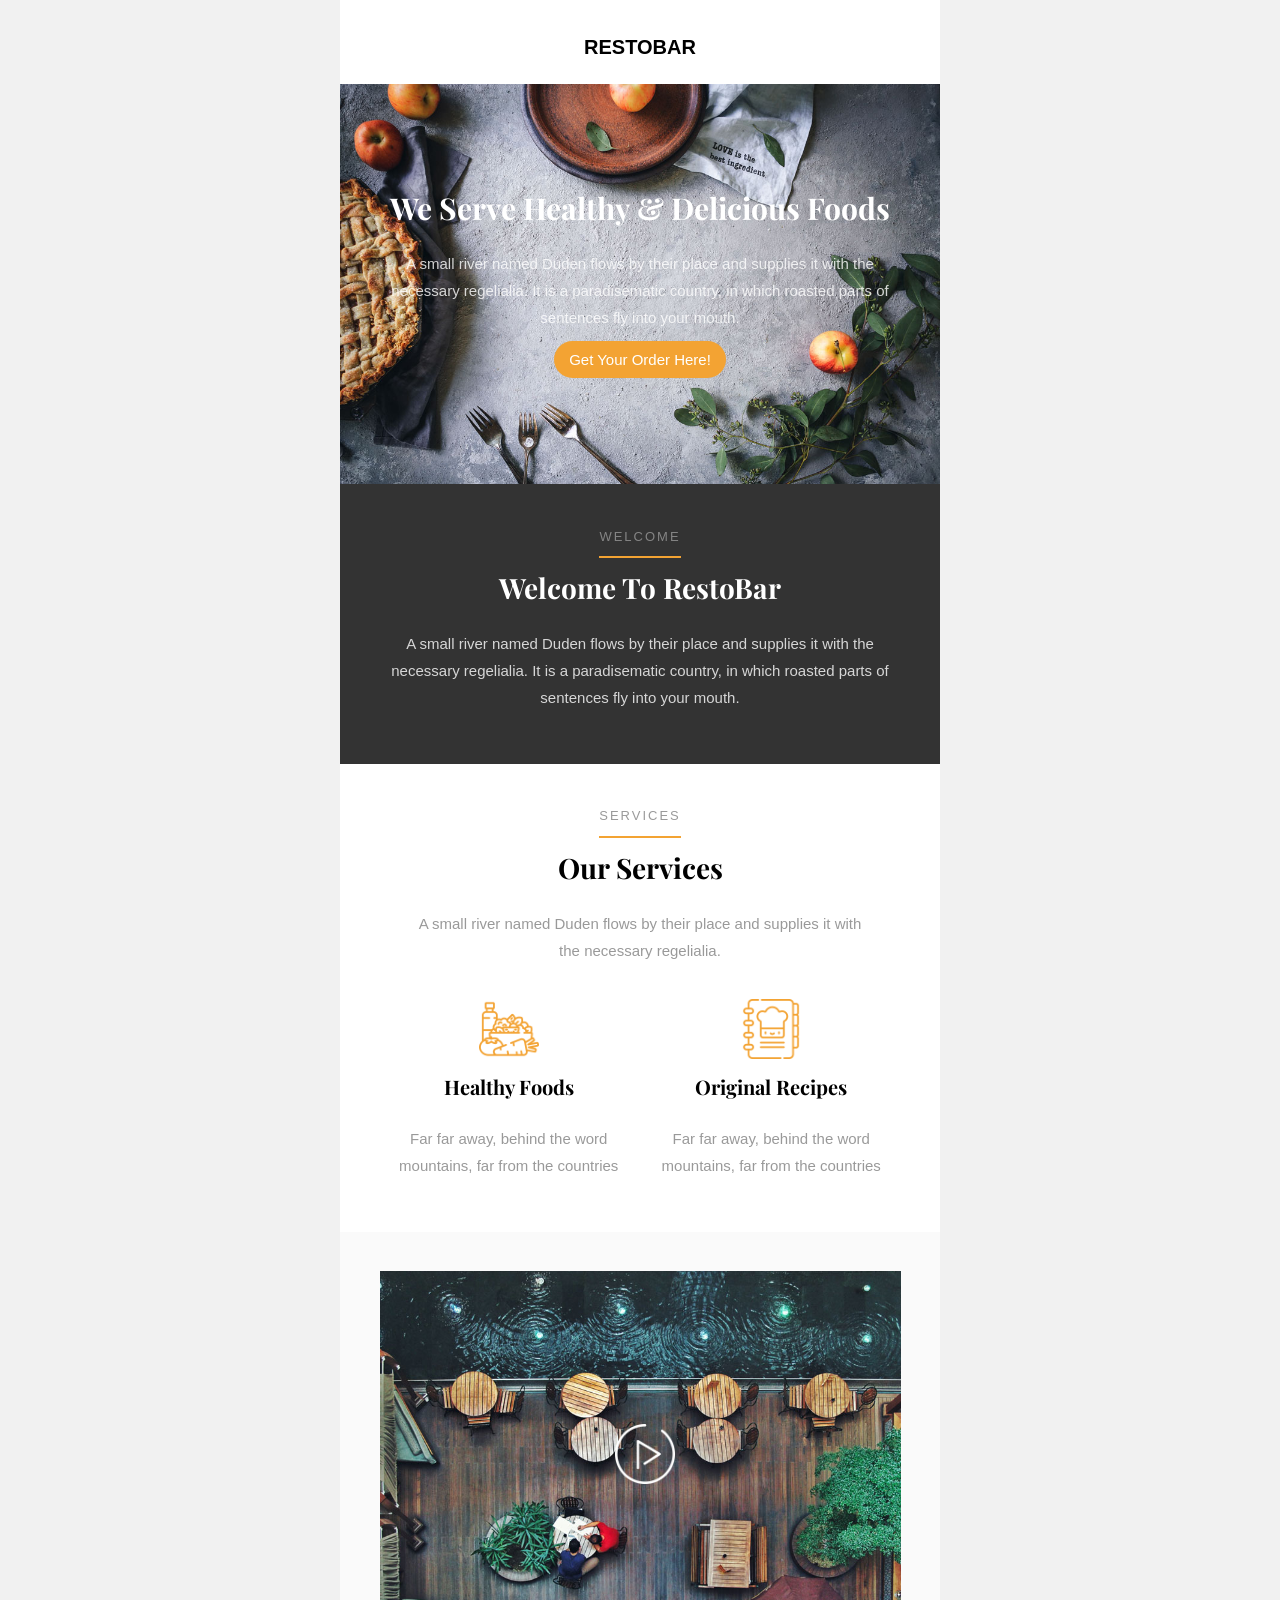
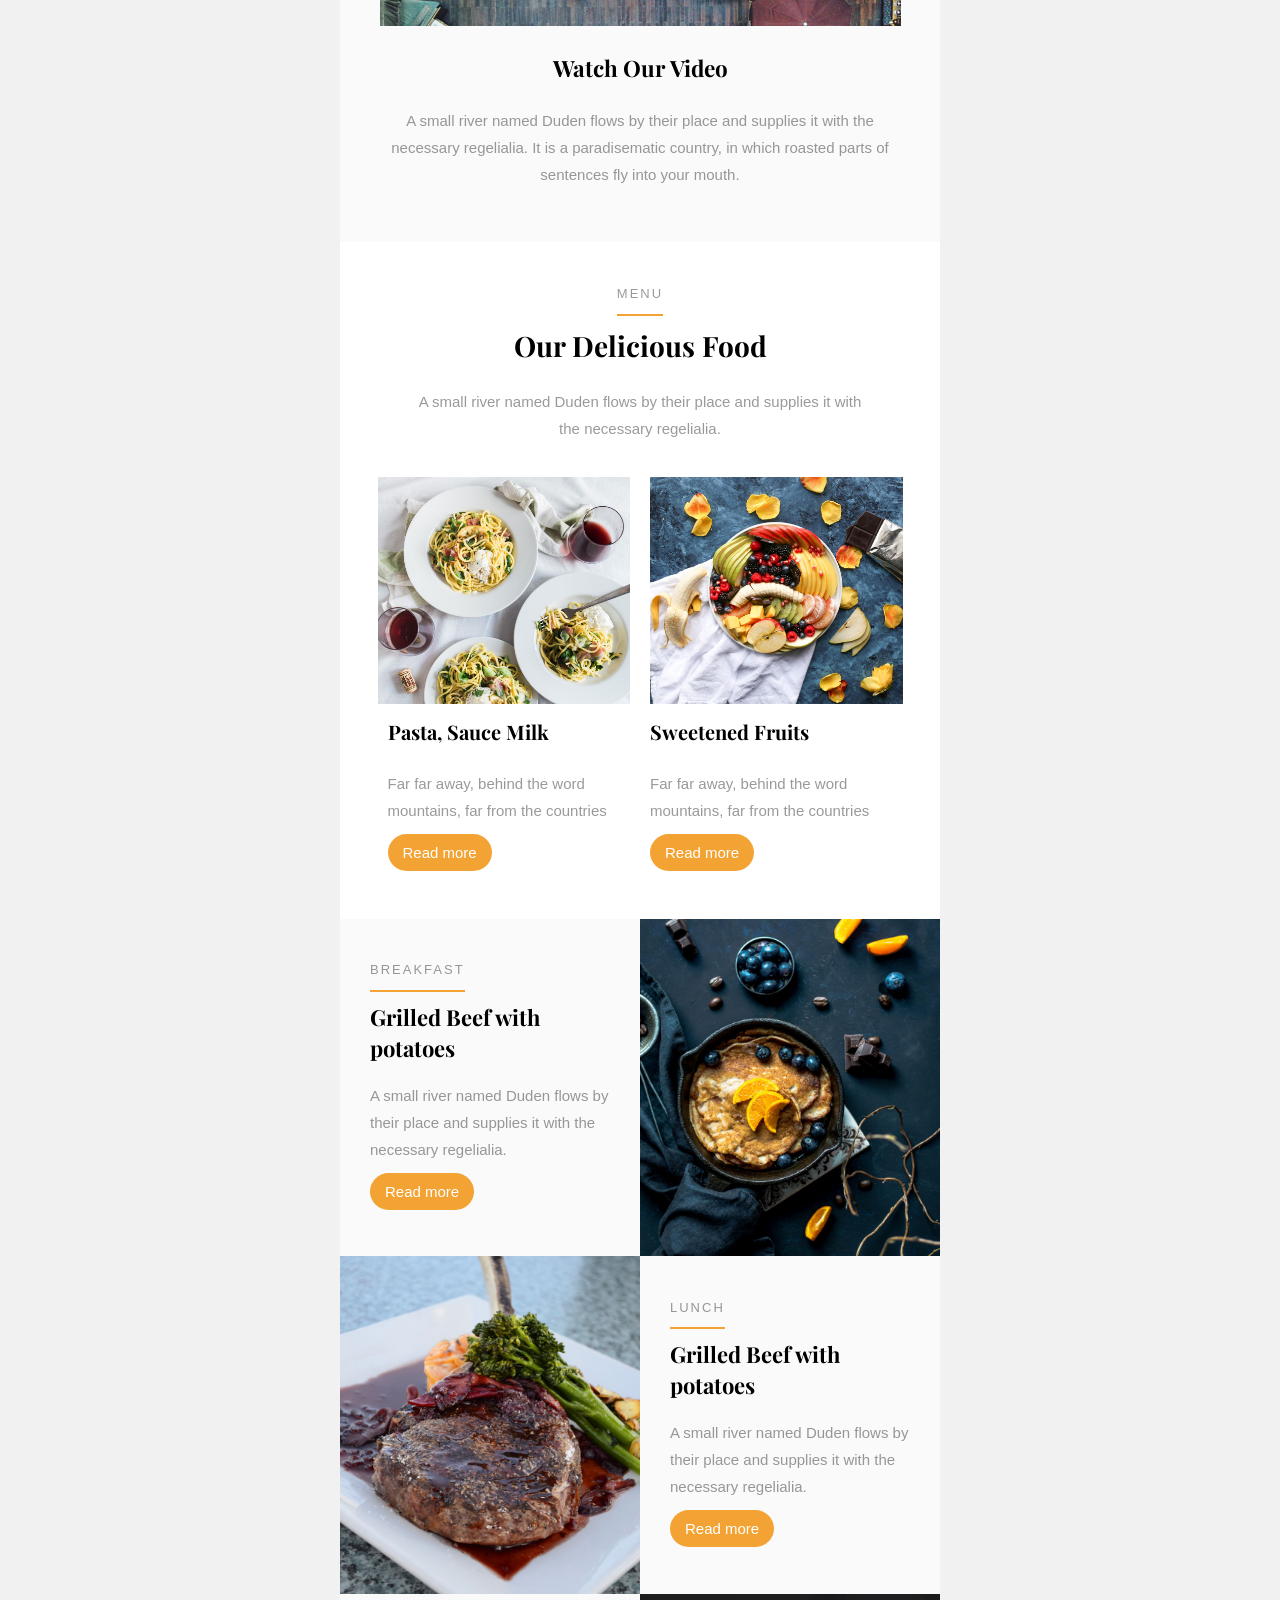
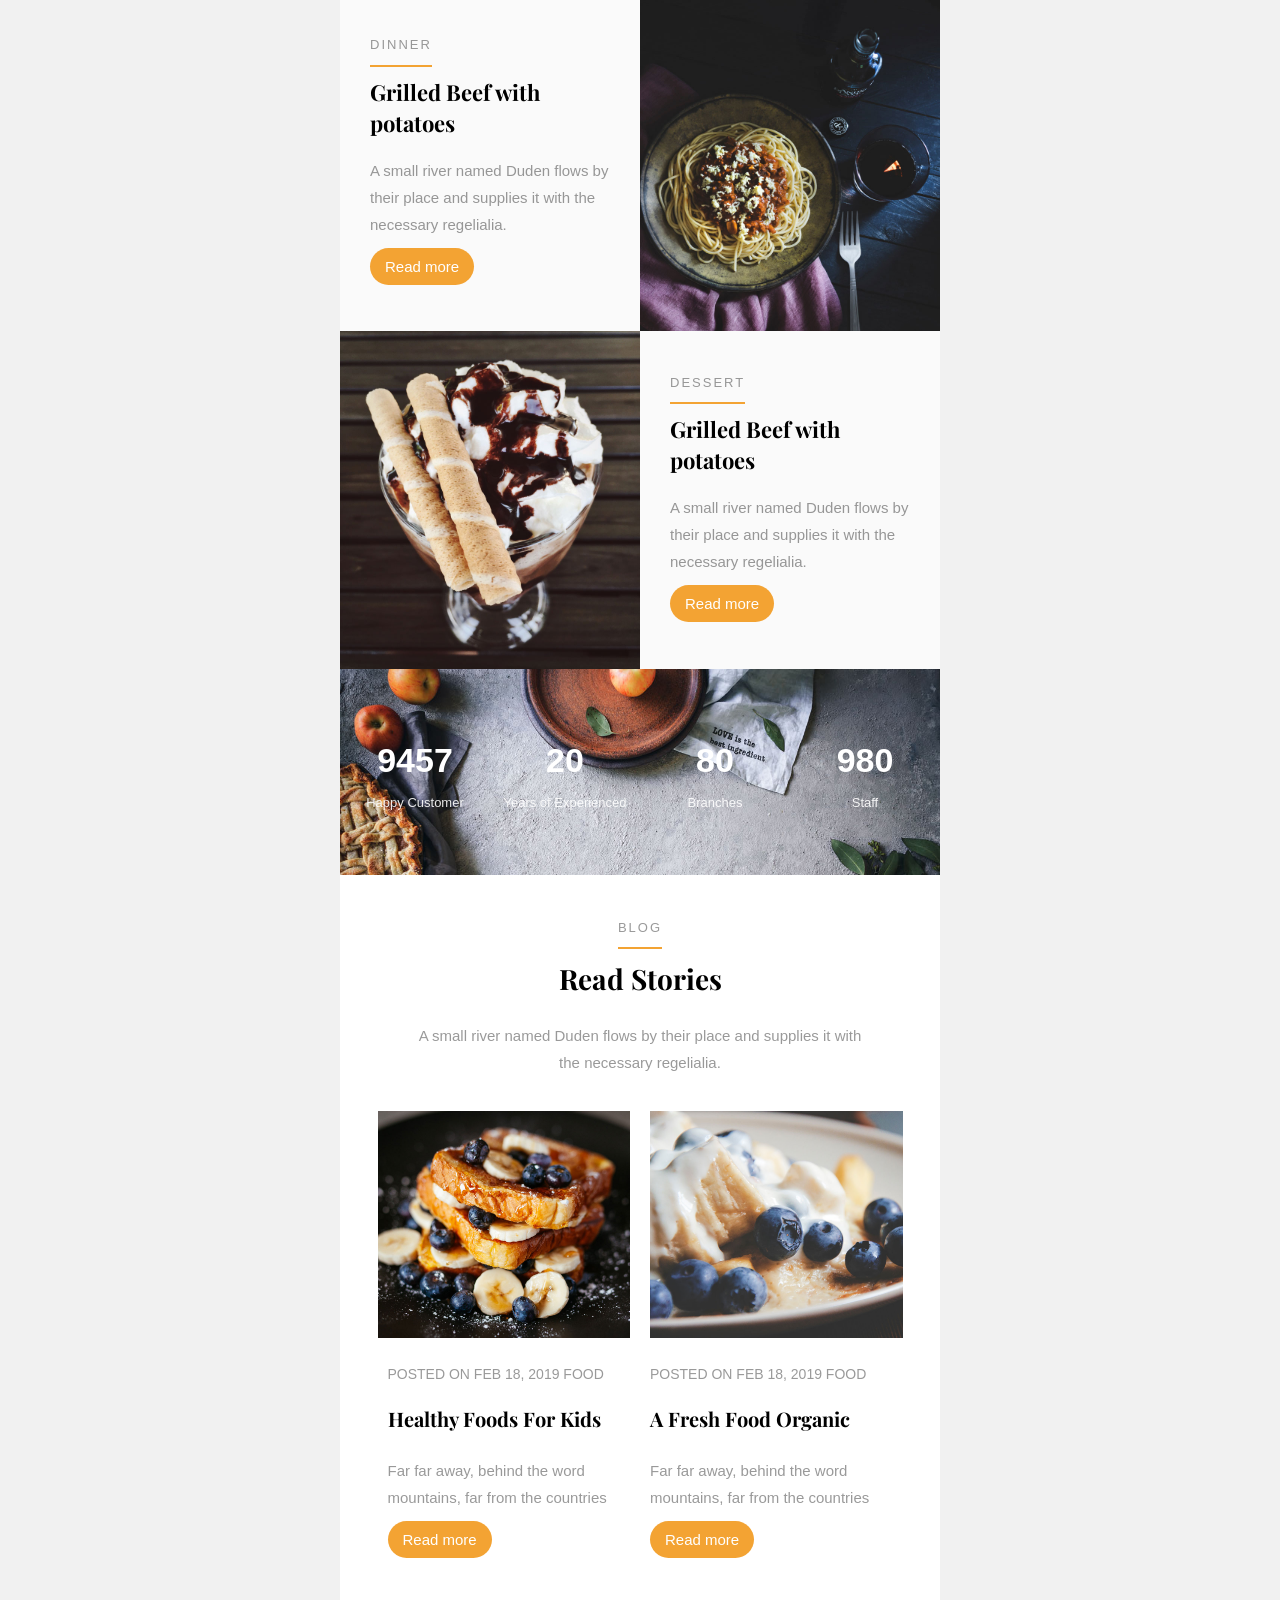
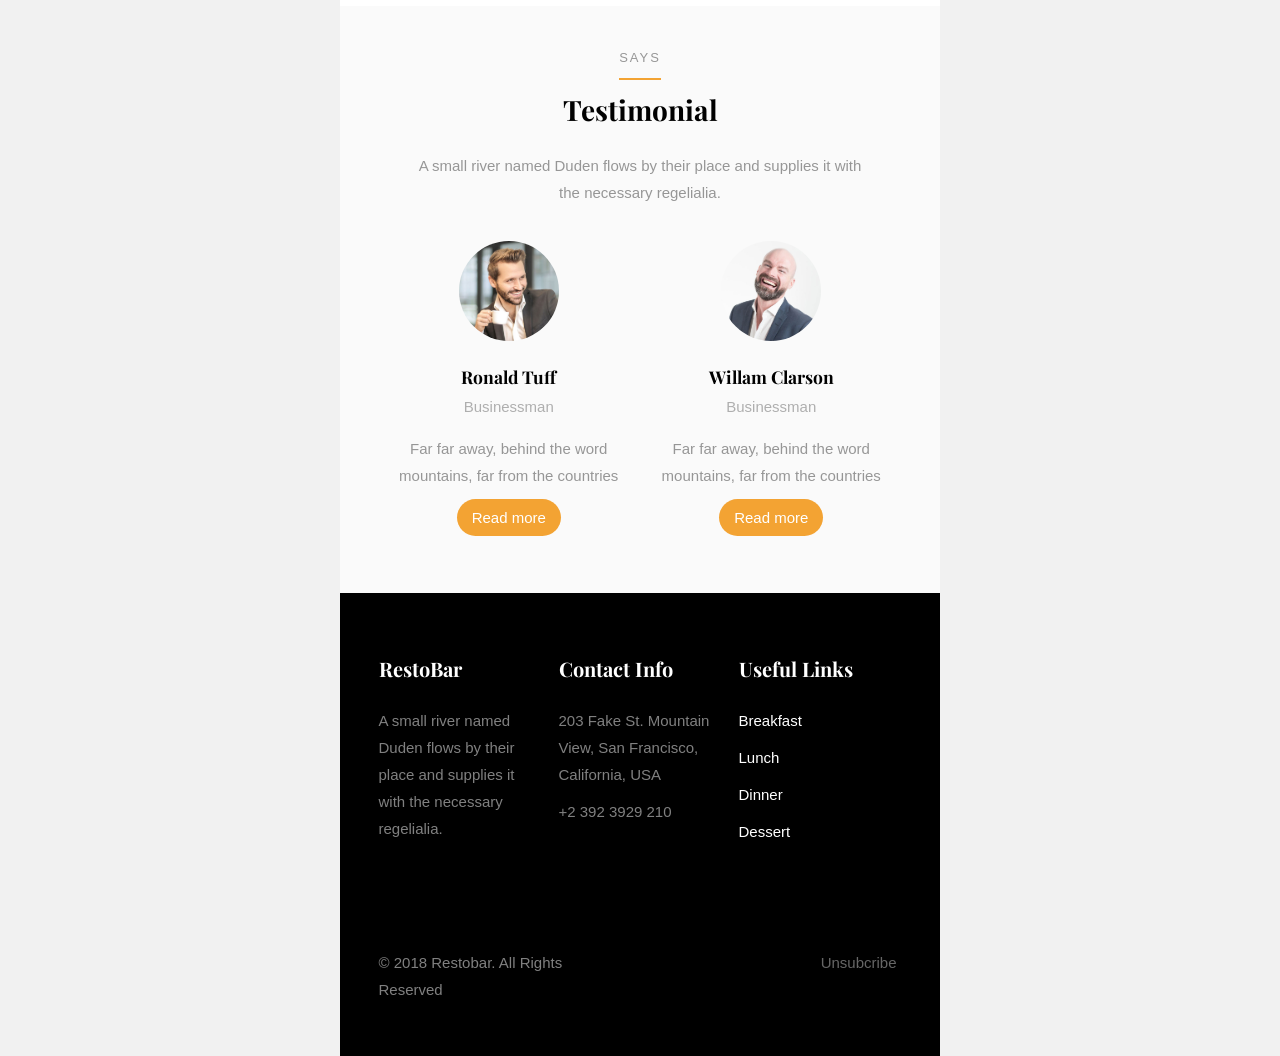
<file: target/classes/META-INF/resources/email/email-templates/1/index.html>
<!DOCTYPE html>
<html lang="en" xmlns="http://www.w3.org/1999/xhtml" xmlns:v="urn:schemas-microsoft-com:vml" xmlns:o="urn:schemas-microsoft-com:office:office">
<head>
    <meta charset="utf-8"> <!-- utf-8 works for most cases -->
    <meta name="viewport" content="width=device-width"> <!-- Forcing initial-scale shouldn't be necessary -->
    <meta http-equiv="X-UA-Compatible" content="IE=edge"> <!-- Use the latest (edge) version of IE rendering engine -->
    <meta name="x-apple-disable-message-reformatting">  <!-- Disable auto-scale in iOS 10 Mail entirely -->
    <title></title> <!-- The title tag shows in email notifications, like Android 4.4. -->


    <link href="https://fonts.googleapis.com/css?family=Playfair+Display:400,400i,700,700i" rel="stylesheet">

    <!-- CSS Reset : BEGIN -->
<style>

html,
body {
    margin: 0 auto !important;
    padding: 0 !important;
    height: 100% !important;
    width: 100% !important;
    background: #f1f1f1;
}

/* What it does: Stops email clients resizing small text. */
* {
    -ms-text-size-adjust: 100%;
    -webkit-text-size-adjust: 100%;
}

/* What it does: Centers email on Android 4.4 */
div[style*="margin: 16px 0"] {
    margin: 0 !important;
}

/* What it does: Stops Outlook from adding extra spacing to tables. */
table,
td {
    mso-table-lspace: 0pt !important;
    mso-table-rspace: 0pt !important;
}

/* What it does: Fixes webkit padding issue. */
table {
    border-spacing: 0 !important;
    border-collapse: collapse !important;
    table-layout: fixed !important;
    margin: 0 auto !important;
}

/* What it does: Uses a better rendering method when resizing images in IE. */
img {
    -ms-interpolation-mode:bicubic;
}

/* What it does: Prevents Windows 10 Mail from underlining links despite inline CSS. Styles for underlined links should be inline. */
a {
    text-decoration: none;
}

/* What it does: A work-around for email clients meddling in triggered links. */
*[x-apple-data-detectors],  /* iOS */
.unstyle-auto-detected-links *,
.aBn {
    border-bottom: 0 !important;
    cursor: default !important;
    color: inherit !important;
    text-decoration: none !important;
    font-size: inherit !important;
    font-family: inherit !important;
    font-weight: inherit !important;
    line-height: inherit !important;
}

/* What it does: Prevents Gmail from displaying a download button on large, non-linked images. */
.a6S {
    display: none !important;
    opacity: 0.01 !important;
}

/* What it does: Prevents Gmail from changing the text color in conversation threads. */
.im {
    color: inherit !important;
}

/* If the above doesn't work, add a .g-img class to any image in question. */
img.g-img + div {
    display: none !important;
}

/* What it does: Removes right gutter in Gmail iOS app: https://github.com/TedGoas/Cerberus/issues/89  */
/* Create one of these media queries for each additional viewport size you'd like to fix */

/* iPhone 4, 4S, 5, 5S, 5C, and 5SE */
@media only screen and (min-device-width: 320px) and (max-device-width: 374px) {
    u ~ div .email-container {
        min-width: 320px !important;
    }
}
/* iPhone 6, 6S, 7, 8, and X */
@media only screen and (min-device-width: 375px) and (max-device-width: 413px) {
    u ~ div .email-container {
        min-width: 375px !important;
    }
}
/* iPhone 6+, 7+, and 8+ */
@media only screen and (min-device-width: 414px) {
    u ~ div .email-container {
        min-width: 414px !important;
    }
}

</style>

    <!-- CSS Reset : END -->

    <!-- Progressive Enhancements : BEGIN -->
<style>

.primary{
	background: #f3a333;
}

.bg_white{
	background: #ffffff;
}
.bg_light{
	background: #fafafa;
}
.bg_black{
	background: #000000;
}
.bg_dark{
	background: rgba(0,0,0,.8);
}
.email-section{
	padding:2.5em;
}

/*BUTTON*/
.btn{
	padding: 10px 15px;
}
.btn.btn-primary{
	border-radius: 30px;
	background: #f3a333;
	color: #ffffff;
}



h1,h2,h3,h4,h5,h6{
	font-family: 'Playfair Display', serif;
	color: #000000;
	margin-top: 0;
}

body{
	font-family: 'Montserrat', sans-serif;
	font-weight: 400;
	font-size: 15px;
	line-height: 1.8;
	color: rgba(0,0,0,.4);
}

a{
	color: #f3a333;
}

table{
}
/*LOGO*/

.logo h1{
	margin: 0;
}
.logo h1 a{
	color: #000;
	font-size: 20px;
	font-weight: 700;
	text-transform: uppercase;
	font-family: 'Montserrat', sans-serif;
}

/*HERO*/
.hero{
	position: relative;
}
.hero img{

}
.hero .text{
	color: rgba(255,255,255,.8);
}
.hero .text h2{
	color: #ffffff;
	font-size: 30px;
	margin-bottom: 0;
}


/*HEADING SECTION*/
.heading-section{
}
.heading-section h2{
	color: #000000;
	font-size: 28px;
	margin-top: 0;
	line-height: 1.4;
}
.heading-section .subheading{
	margin-bottom: 20px !important;
	display: inline-block;
	font-size: 13px;
	text-transform: uppercase;
	letter-spacing: 2px;
	color: rgba(0,0,0,.4);
	position: relative;
}
.heading-section .subheading::after{
	position: absolute;
	left: 0;
	right: 0;
	bottom: -10px;
	content: '';
	width: 100%;
	height: 2px;
	background: #f3a333;
	margin: 0 auto;
}

.heading-section-white{
	color: rgba(255,255,255,.8);
}
.heading-section-white h2{
	font-size: 28px;
	font-family: 
	line-height: 1;
	padding-bottom: 0;
}
.heading-section-white h2{
	color: #ffffff;
}
.heading-section-white .subheading{
	margin-bottom: 0;
	display: inline-block;
	font-size: 13px;
	text-transform: uppercase;
	letter-spacing: 2px;
	color: rgba(255,255,255,.4);
}


.icon{
	text-align: center;
}
.icon img{
}


/*SERVICES*/
.text-services{
	padding: 10px 10px 0; 
	text-align: center;
}
.text-services h3{
	font-size: 20px;
}

/*BLOG*/
.text-services .meta{
	text-transform: uppercase;
	font-size: 14px;
}

/*TESTIMONY*/
.text-testimony .name{
	margin: 0;
}
.text-testimony .position{
	color: rgba(0,0,0,.3);

}


/*VIDEO*/
.img{
	width: 100%;
	height: auto;
	position: relative;
}
.img .icon{
	position: absolute;
	top: 50%;
	left: 0;
	right: 0;
	bottom: 0;
	margin-top: -25px;
}
.img .icon a{
	display: block;
	width: 60px;
	position: absolute;
	top: 0;
	left: 50%;
	margin-left: -25px;
}



/*COUNTER*/
.counter-text{
	text-align: center;
}
.counter-text .num{
	display: block;
	color: #ffffff;
	font-size: 34px;
	font-weight: 700;
}
.counter-text .name{
	display: block;
	color: rgba(255,255,255,.9);
	font-size: 13px;
}


/*FOOTER*/

.footer{
	color: rgba(255,255,255,.5);

}
.footer .heading{
	color: #ffffff;
	font-size: 20px;
}
.footer ul{
	margin: 0;
	padding: 0;
}
.footer ul li{
	list-style: none;
	margin-bottom: 10px;
}
.footer ul li a{
	color: rgba(255,255,255,1);
}


@media screen and (max-width: 500px) {

	.icon{
		text-align: left;
	}

	.text-services{
		padding-left: 0;
		padding-right: 20px;
		text-align: left;
	}

}

</style>


</head>

<body width="100%" style="margin: 0; padding: 0 !important; mso-line-height-rule: exactly; background-color: #222222;">
	<center style="width: 100%; background-color: #f1f1f1;">
    <div style="display: none; font-size: 1px;max-height: 0px; max-width: 0px; opacity: 0; overflow: hidden; mso-hide: all; font-family: sans-serif;">
      &zwnj;&nbsp;&zwnj;&nbsp;&zwnj;&nbsp;&zwnj;&nbsp;&zwnj;&nbsp;&zwnj;&nbsp;&zwnj;&nbsp;&zwnj;&nbsp;&zwnj;&nbsp;&zwnj;&nbsp;&zwnj;&nbsp;&zwnj;&nbsp;&zwnj;&nbsp;&zwnj;&nbsp;&zwnj;&nbsp;&zwnj;&nbsp;&zwnj;&nbsp;&zwnj;&nbsp;
    </div>
    <div style="max-width: 600px; margin: 0 auto;" class="email-container">
    	<!-- BEGIN BODY -->
      <table align="center" role="presentation" cellspacing="0" cellpadding="0" border="0" width="100%" style="margin: auto;">
      	<tr>
          <td class="bg_white logo" style="padding: 1em 2.5em; text-align: center">
            <h1><a href="#">RestoBar</a></h1>
          </td>
	      </tr><!-- end tr -->
				<tr>
          <td valign="middle" class="hero" style="background-image: url(images/bg_1.jpg); background-size: cover; height: 400px;">
            <table>
            	<tr>
            		<td>
            			<div class="text" style="padding: 0 3em; text-align: center;">
            				<h2>We Serve Healthy &amp; Delicious Foods</h2>
            				<p>A small river named Duden flows by their place and supplies it with the necessary regelialia. It is a paradisematic country, in which roasted parts of sentences fly into your mouth.</p>
            				<p><a href="#" class="btn btn-primary">Get Your Order Here!</a></p>
            			</div>
            		</td>
            	</tr>
            </table>
          </td>
	      </tr><!-- end tr -->
	      <tr>
		      <td class="bg_white">
		        <table role="presentation" cellspacing="0" cellpadding="0" border="0" width="100%">
		          <tr>
		            <td class="bg_dark email-section" style="text-align:center;">
		            	<div class="heading-section heading-section-white">
		            		<span class="subheading">Welcome</span>
		              	<h2>Welcome To RestoBar</h2>
		              	<p>A small river named Duden flows by their place and supplies it with the necessary regelialia. It is a paradisematic country, in which roasted parts of sentences fly into your mouth.</p>
		            	</div>
		            </td>
		          </tr><!-- end: tr -->
		          <tr>
		            <td class="bg_white email-section">
		            	<div class="heading-section" style="text-align: center; padding: 0 30px;">
		            		<span class="subheading">Services</span>
		              	<h2>Our Services</h2>
		              	<p>A small river named Duden flows by their place and supplies it with the necessary regelialia.</p>
		            	</div>
		            	<table role="presentation" border="0" cellpadding="0" cellspacing="0" width="100%">
		            		<tr>
                      <td valign="top" width="50%" style="padding-top: 20px;">
                        <table role="presentation" cellspacing="0" cellpadding="0" border="0" width="100%">
                          <tr>
                            <td class="icon">
                              <img src="images/001-diet.png" alt="" style="width: 60px; max-width: 600px; height: auto; margin: auto; display: block;">
                            </td>
                          </tr>
                          <tr>
                            <td class="text-services">
                            	<h3>Healthy Foods</h3>
                             	<p>Far far away, behind the word mountains, far from the countries</p>
                            </td>
                          </tr>
                        </table>
                      </td>
                      <td valign="top" width="50%" style="padding-top: 20px;">
                        <table role="presentation" cellspacing="0" cellpadding="0" border="0" width="100%">
                          <tr>
                            <td class="icon">
                              <img src="images/003-recipe-book.png" alt="" style="width: 60px; max-width: 600px; height: auto; margin: auto; display: block;">
                            </td>
                          </tr>
                          <tr>
                            <td class="text-services">
                            	<h3>Original Recipes</h3>
                              <p>Far far away, behind the word mountains, far from the countries</p>
                            </td>
                          </tr>
                        </table>
                      </td>
                    </tr>
		            	</table>
		            </td>
		          </tr><!-- end: tr -->
		          <tr>
		            <td class="bg_light email-section" style="text-align:center;">
		            	<table>
		            		<tr>
		            			<td class="img">
		            				<table>
		            					<tr>
		            						<td>
		            							<img src="images/bg_2.jpg" width="600" height="" alt="alt_text" border="0" style="width: 100%; max-width: 600px; height: auto; margin: auto; display: block;" class="g-img">
		            						</td>
		            					</tr>
		            				</table>
		            				<div class="icon">
			            				<a href="#">
		                        <img src="images/002-play-button.png" alt="" style="width: 60px; max-width: 600px; height: auto; margin: auto; display: block;">
		                      </a>
	                      </div>
		            			</td>
		            		</tr>
		            		<tr>
		            			<td style="padding-top: 20px;">
		            				<h2>Watch Our Video</h2>
                        <p>A small river named Duden flows by their place and supplies it with the necessary regelialia. It is a paradisematic country, in which roasted parts of sentences fly into your mouth.</p>
		            			</td>
		            		</tr>
		            	</table>
		            </td>
		          </tr><!-- end: tr -->
		          <tr>
		            <td class="bg_white email-section">
		            	<div class="heading-section" style="text-align: center; padding: 0 30px;">
		            		<span class="subheading">Menu</span>
		              	<h2>Our Delicious Food</h2>
		              	<p>A small river named Duden flows by their place and supplies it with the necessary regelialia.</p>
		            	</div>
		            	<table role="presentation" border="0" cellpadding="0" cellspacing="0" width="100%">
		            		<tr>
                      <td valign="top" width="50%" style="padding-top: 20px;">
                        <table role="presentation" cellspacing="0" cellpadding="0" border="0" width="100%">
                          <tr>
                            <td style="padding-right: 10px;">
                              <img src="images/menu-1.jpg" alt="" style="width: 100%; max-width: 600px; height: auto; margin: auto; display: block;">
                            </td>
                          </tr>
                          <tr>
                            <td class="text-services" style="text-align: left;">
                            	<h3>Pasta, Sauce Milk</h3>
                             	<p>Far far away, behind the word mountains, far from the countries</p>
                             	<p><a href="#" class="btn btn-primary">Read more</a></p>
                            </td>
                          </tr>
                        </table>
                      </td>
                      <td valign="top" width="50%" style="padding-top: 20px;">
                        <table role="presentation" cellspacing="0" cellpadding="0" border="0" width="100%">
                          <tr>
                            <td style="padding-left: 10px;">
                              <img src="images/menu-2.jpg" alt="" style="width: 100%; max-width: 600px; height: auto; margin: auto; display: block;">
                            </td>
                          </tr>
                          <tr>
                            <td class="text-services" style="text-align: left;">
                            	<h3>Sweetened Fruits</h3>
                              <p>Far far away, behind the word mountains, far from the countries</p>
                              <p><a href="#" class="btn btn-primary">Read more</a></p>
                            </td>
                          </tr>
                        </table>
                      </td>
                    </tr>
		            	</table>
		            </td>
		          </tr><!-- end: tr -->

		          <tr>
		            <td class="bg_light email-section" style="padding: 0; width: 100%;">
		            	<table role="presentation" border="0" cellpadding="0" cellspacing="0" width="100%">
		            		<tr>
                      <td valign="middle" width="50%">
                        <table role="presentation" cellspacing="0" cellpadding="0" border="0" width="100%">
                          <tr>
                            <td class="text-services" style="text-align: left; padding: 20px 30px;">
                            	<div class="heading-section">
								            		<span class="subheading">Breakfast</span>
								              	<h2 style="font-size: 22px;">Grilled Beef with potatoes</h2>
								              	<p>A small river named Duden flows by their place and supplies it with the necessary regelialia.</p>
								              	<p><a href="#" class="btn btn-primary">Read more</a></p>
								            	</div>
                            </td>
                          </tr>
                        </table>
                      </td>
                      <td valign="middle" width="50%">
                        <table role="presentation" cellspacing="0" cellpadding="0" border="0" width="100%">
                          <tr>
                            <td>
                              <img src="images/bg_3.jpg" alt="" style="width: 100%; max-width: 600px; height: auto; margin: auto; display: block;">
                            </td>
                          </tr>
                        </table>
                      </td>
                    </tr>
		            	</table>
		            </td>
		          </tr><!-- end: tr -->
		          <tr>
		            <td class="bg_light email-section" style="padding: 0; width: 100%;">
		            	<table role="presentation" border="0" cellpadding="0" cellspacing="0" width="100%">
		            		<tr>
                      <td valign="middle" width="50%">
                        <table role="presentation" cellspacing="0" cellpadding="0" border="0" width="100%">
                          <tr>
                            <td>
                              <img src="images/bg_4.jpg" alt="" style="width: 100%; max-width: 600px; height: auto; margin: auto; display: block;">
                            </td>
                          </tr>
                        </table>
                      </td>
                      <td valign="middle" width="50%">
                        <table role="presentation" cellspacing="0" cellpadding="0" border="0" width="100%">
                          <tr>
                            <td class="text-services" style="text-align: left; padding: 20px 30px;">
                            	<div class="heading-section">
								            		<span class="subheading">Lunch</span>
								              	<h2 style="font-size: 22px;">Grilled Beef with potatoes</h2>
								              	<p>A small river named Duden flows by their place and supplies it with the necessary regelialia.</p>
								              	<p><a href="#" class="btn btn-primary">Read more</a></p>
								            	</div>
                            </td>
                          </tr>
                        </table>
                      </td>
                    </tr>
		            	</table>
		            </td>
		          </tr><!-- end: tr -->
		          <tr>
		            <td class="bg_light email-section" style="padding: 0; width: 100%;">
		            	<table role="presentation" border="0" cellpadding="0" cellspacing="0" width="100%">
		            		<tr>
                      <td valign="middle" width="50%">
                        <table role="presentation" cellspacing="0" cellpadding="0" border="0" width="100%">
                          <tr>
                            <td class="text-services" style="text-align: left; padding: 20px 30px;">
                            	<div class="heading-section">
								            		<span class="subheading">Dinner</span>
								              	<h2 style="font-size: 22px;">Grilled Beef with potatoes</h2>
								              	<p>A small river named Duden flows by their place and supplies it with the necessary regelialia.</p>
								              	<p><a href="#" class="btn btn-primary">Read more</a></p>
								            	</div>
                            </td>
                          </tr>
                        </table>
                      </td>
                      <td valign="middle" width="50%">
                        <table role="presentation" cellspacing="0" cellpadding="0" border="0" width="100%">
                          <tr>
                            <td>
                              <img src="images/bg_6.jpg" alt="" style="width: 100%; max-width: 600px; height: auto; margin: auto; display: block;">
                            </td>
                          </tr>
                        </table>
                      </td>
                    </tr>
		            	</table>
		            </td>
		          </tr><!-- end: tr -->
		          <tr>
		            <td class="bg_light email-section" style="padding: 0; width: 100%;">
		            	<table role="presentation" border="0" cellpadding="0" cellspacing="0" width="100%">
		            		<tr>
                      <td valign="middle" width="50%">
                        <table role="presentation" cellspacing="0" cellpadding="0" border="0" width="100%">
                          <tr>
                            <td>
                              <img src="images/bg_5.jpg" alt="" style="width: 100%; max-width: 600px; height: auto; margin: auto; display: block;">
                            </td>
                          </tr>
                        </table>
                      </td>
                      <td valign="middle" width="50%">
                        <table role="presentation" cellspacing="0" cellpadding="0" border="0" width="100%">
                          <tr>
                            <td class="text-services" style="text-align: left; padding: 20px 30px;">
                            	<div class="heading-section">
								            		<span class="subheading">Dessert</span>
								              	<h2 style="font-size: 22px;">Grilled Beef with potatoes</h2>
								              	<p>A small river named Duden flows by their place and supplies it with the necessary regelialia.</p>
								              	<p><a href="#" class="btn btn-primary">Read more</a></p>
								            	</div>
                            </td>
                          </tr>
                        </table>
                      </td>
                    </tr>
		            	</table>
		            </td>
		          </tr><!-- end: tr -->
		          <tr>
			          <td valign="middle" class="counter" style="background-image: url(images/bg_1.jpg); background-size: cover; padding: 4em 0;">
			            <table>
			            	<tr>
			            		<td valign="middle" width="25%">
                        <table role="presentation" cellspacing="0" cellpadding="0" border="0" width="100%">
                          <tr>
                            <td class="counter-text">
                            	<span class="num">9457</span>
                            	<span class="name">Happy Customer</span>
                            </td>
                          </tr>
                        </table>
                      </td>
                      <td valign="middle" width="25%">
                        <table role="presentation" cellspacing="0" cellpadding="0" border="0" width="100%">
                          <tr>
                            <td class="counter-text">
                            	<span class="num">20</span>
                            	<span class="name">Years of Experienced</span>
                            </td>
                          </tr>
                        </table>
                      </td>
                      <td valign="middle" width="25%">
                        <table role="presentation" cellspacing="0" cellpadding="0" border="0" width="100%">
                          <tr>
                            <td class="counter-text">
                            	<span class="num">80</span>
                            	<span class="name">Branches</span>
                            </td>
                          </tr>
                        </table>
                      </td>
                      <td valign="middle" width="25%">
                        <table role="presentation" cellspacing="0" cellpadding="0" border="0" width="100%">
                          <tr>
                            <td class="counter-text">
                            	<span class="num">980</span>
                            	<span class="name">Staff</span>
                            </td>
                          </tr>
                        </table>
                      </td>
			            	</tr>
			            </table>
			          </td>
				      </tr><!-- end tr -->
				      <tr>
		            <td class="bg_white email-section">
		            	<div class="heading-section" style="text-align: center; padding: 0 30px;">
		            		<span class="subheading">Blog</span>
		              	<h2>Read Stories</h2>
		              	<p>A small river named Duden flows by their place and supplies it with the necessary regelialia.</p>
		            	</div>
		            	<table role="presentation" border="0" cellpadding="0" cellspacing="0" width="100%">
		            		<tr>
                      <td valign="top" width="50%" style="padding-top: 20px;">
                        <table role="presentation" cellspacing="0" cellpadding="0" border="0" width="100%">
                          <tr>
                            <td style="padding-right: 10px;">
                              <img src="images/blog-1.jpg" alt="" style="width: 100%; max-width: 600px; height: auto; margin: auto; display: block;">
                            </td>
                          </tr>
                          <tr>
                            <td class="text-services" style="text-align: left;">
                            	<p class="meta"><span>Posted on Feb 18, 2019</span> <span>Food</span></p>
                            	<h3>Healthy Foods For Kids</h3>
                             	<p>Far far away, behind the word mountains, far from the countries</p>
                             	<p><a href="#" class="btn btn-primary">Read more</a></p>
                            </td>
                          </tr>
                        </table>
                      </td>
                      <td valign="top" width="50%" style="padding-top: 20px;">
                        <table role="presentation" cellspacing="0" cellpadding="0" border="0" width="100%">
                          <tr>
                            <td style="padding-left: 10px;">
                              <img src="images/blog-2.jpg" alt="" style="width: 100%; max-width: 600px; height: auto; margin: auto; display: block;">
                            </td>
                          </tr>
                          <tr>
                            <td class="text-services" style="text-align: left;">
                            	<p class="meta"><span>Posted on Feb 18, 2019</span> <span>Food</span></p>
                            	<h3>A Fresh Food Organic</h3>
                              <p>Far far away, behind the word mountains, far from the countries</p>
                              <p><a href="#" class="btn btn-primary">Read more</a></p>
                            </td>
                          </tr>
                        </table>
                      </td>
                    </tr>
		            	</table>
		            </td>
		          </tr><!-- end: tr -->
		          <tr>
		            <td class="bg_light email-section">
		            	<div class="heading-section" style="text-align: center; padding: 0 30px;">
		            		<span class="subheading">Says</span>
		              	<h2>Testimonial</h2>
		              	<p>A small river named Duden flows by their place and supplies it with the necessary regelialia.</p>
		            	</div>
		            	<table role="presentation" border="0" cellpadding="10" cellspacing="0" width="100%">
		            		<tr>
                      <td valign="top" width="50%" style="padding-top: 20px;">
                        <table role="presentation" cellspacing="0" cellpadding="0" border="0" width="100%">
                          <tr>
                            <td>
                              <img src="images/person_1.jpg" alt="" style="width: 100px; max-width: 600px; height: auto; margin: auto; margin-bottom: 20px; display: block; border-radius: 50%;">
                            </td>
                          </tr>
                          <tr>
                            <td class="text-testimony" style="text-align: center;">
                            	<h3 class="name">Ronald Tuff</h3>
                            	<span class="position">Businessman</span>
                             	<p>Far far away, behind the word mountains, far from the countries</p>
                             	<p><a href="#" class="btn btn-primary">Read more</a></p>
                            </td>
                          </tr>
                        </table>
                      </td>
                      <td valign="top" width="50%" style="padding-top: 20px;">
                        <table role="presentation" cellspacing="0" cellpadding="0" border="0" width="100%">
                          <tr>
                            <td>
                              <img src="images/person_2.jpg" alt="" style="width: 100px; max-width: 600px; height: auto; margin: auto; margin-bottom: 20px; display: block; border-radius: 50%;">
                            </td>
                          </tr>
                          <tr>
                            <td class="text-testimony" style="text-align: center;">
                            	<h3 class="name">Willam Clarson</h3>
                            	<span class="position">Businessman</span>
                              <p>Far far away, behind the word mountains, far from the countries</p>
                              <p><a href="#" class="btn btn-primary">Read more</a></p>
                            </td>
                          </tr>
                        </table>
                      </td>
                    </tr>
		            	</table>
		            </td>
		          </tr><!-- end: tr -->
		          
		        </table>

		      </td>
		    </tr><!-- end:tr -->
      <!-- 1 Column Text + Button : END -->
      </table>
      <table align="center" role="presentation" cellspacing="0" cellpadding="0" border="0" width="100%" style="margin: auto;">
      	<tr>
          <td valign="middle" class="bg_black footer email-section">
            <table>
            	<tr>
                <td valign="top" width="33.333%" style="padding-top: 20px;">
                  <table role="presentation" cellspacing="0" cellpadding="0" border="0" width="100%">
                    <tr>
                      <td style="text-align: left; padding-right: 10px;">
                      	<h3 class="heading">RestoBar</h3>
                      	<p>A small river named Duden flows by their place and supplies it with the necessary regelialia.</p>
                      </td>
                    </tr>
                  </table>
                </td>
                <td valign="top" width="33.333%" style="padding-top: 20px;">
                  <table role="presentation" cellspacing="0" cellpadding="0" border="0" width="100%">
                    <tr>
                      <td style="text-align: left; padding-left: 5px; padding-right: 5px;">
                      	<h3 class="heading">Contact Info</h3>
                      	<ul>
					                <li><span class="text">203 Fake St. Mountain View, San Francisco, California, USA</span></li>
					                <li><span class="text">+2 392 3929 210</span></a></li>
					              </ul>
                      </td>
                    </tr>
                  </table>
                </td>
                <td valign="top" width="33.333%" style="padding-top: 20px;">
                  <table role="presentation" cellspacing="0" cellpadding="0" border="0" width="100%">
                    <tr>
                      <td style="text-align: left; padding-left: 10px;">
                      	<h3 class="heading">Useful Links</h3>
                      	<ul>
					                <li><a href="#">Breakfast</a></li>
					                <li><a href="#">Lunch</a></li>
					                <li><a href="#">Dinner</a></li>
					                <li><a href="#">Dessert</a></li>
					              </ul>
                      </td>
                    </tr>
                  </table>
                </td>
              </tr>
            </table>
          </td>
        </tr><!-- end: tr -->
        <tr>
        	<td valign="middle" class="bg_black footer email-section">
        		<table>
            	<tr>
                <td valign="top" width="33.333%">
                  <table role="presentation" cellspacing="0" cellpadding="0" border="0" width="100%">
                    <tr>
                      <td style="text-align: left; padding-right: 10px;">
                      	<p>&copy; 2018 Restobar. All Rights Reserved</p>
                      </td>
                    </tr>
                  </table>
                </td>
                <td valign="top" width="33.333%">
                  <table role="presentation" cellspacing="0" cellpadding="0" border="0" width="100%">
                    <tr>
                      <td style="text-align: right; padding-left: 5px; padding-right: 5px;">
                      	<p><a href="#" style="color: rgba(255,255,255,.4);">Unsubcribe</a></p>
                      </td>
                    </tr>
                  </table>
                </td>
              </tr>
            </table>
        	</td>
        </tr>
      </table>

    </div>
  </center>
</body>
</html>
</file>
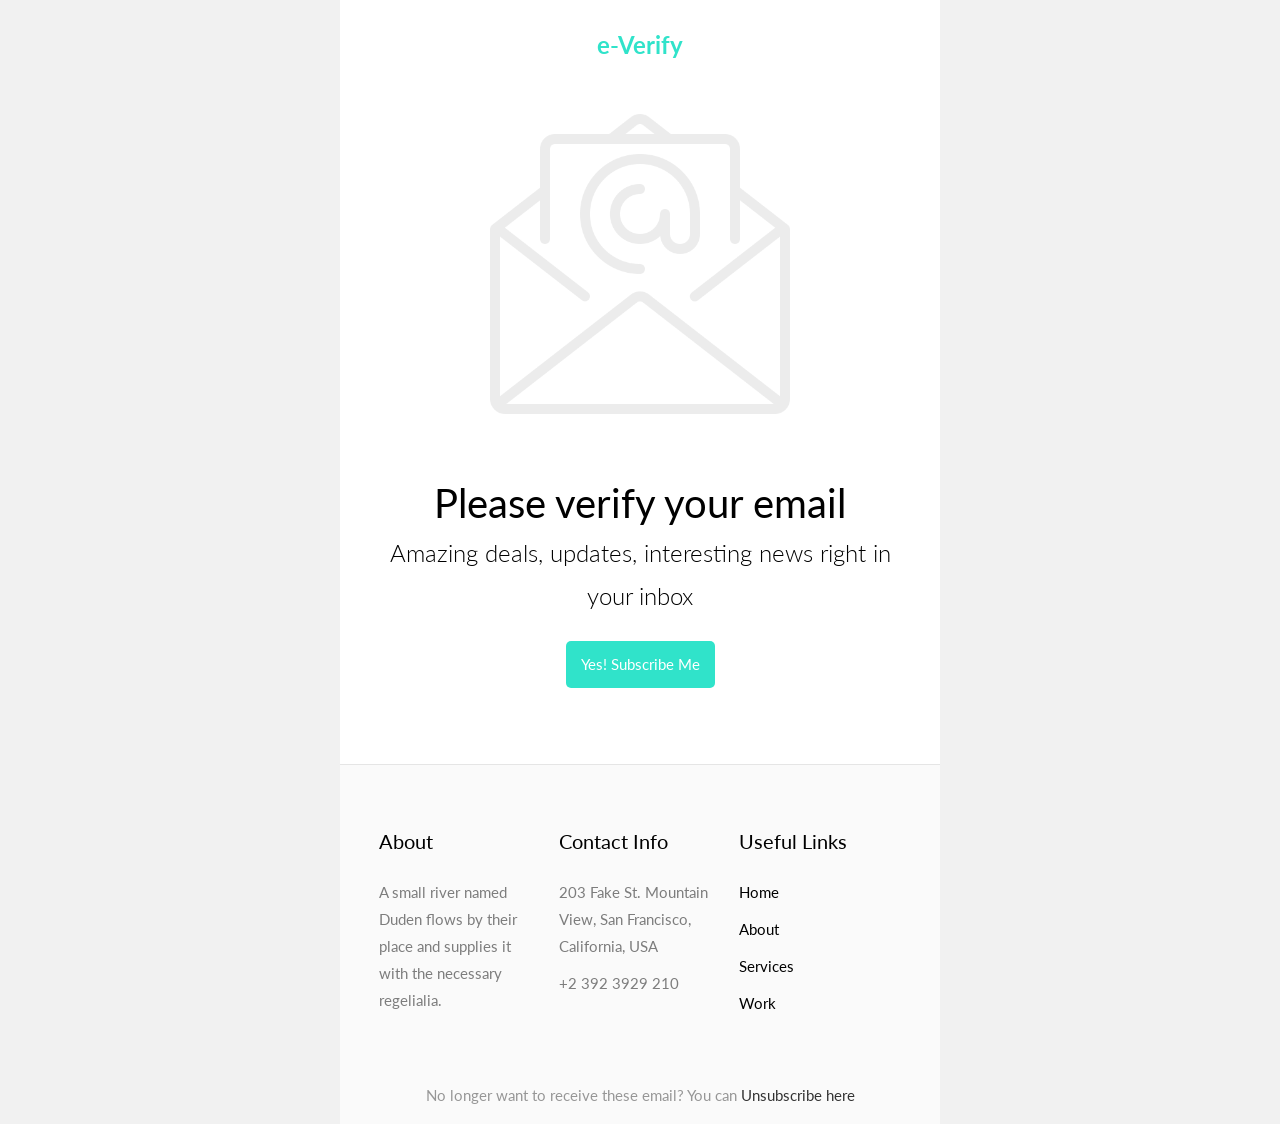
<file: target/classes/META-INF/resources/email/email-templates/10/index.html>
<!DOCTYPE html>
<html lang="en" xmlns="http://www.w3.org/1999/xhtml" xmlns:v="urn:schemas-microsoft-com:vml" xmlns:o="urn:schemas-microsoft-com:office:office">
<head>
    <meta charset="utf-8"> <!-- utf-8 works for most cases -->
    <meta name="viewport" content="width=device-width"> <!-- Forcing initial-scale shouldn't be necessary -->
    <meta http-equiv="X-UA-Compatible" content="IE=edge"> <!-- Use the latest (edge) version of IE rendering engine -->
    <meta name="x-apple-disable-message-reformatting">  <!-- Disable auto-scale in iOS 10 Mail entirely -->
    <title></title> <!-- The title tag shows in email notifications, like Android 4.4. -->

    <link href="https://fonts.googleapis.com/css?family=Lato:300,400,700" rel="stylesheet">

    <!-- CSS Reset : BEGIN -->
    <style>

        /* What it does: Remove spaces around the email design added by some email clients. */
        /* Beware: It can remove the padding / margin and add a background color to the compose a reply window. */
        html,
body {
    margin: 0 auto !important;
    padding: 0 !important;
    height: 100% !important;
    width: 100% !important;
    background: #f1f1f1;
}

/* What it does: Stops email clients resizing small text. */
* {
    -ms-text-size-adjust: 100%;
    -webkit-text-size-adjust: 100%;
}

/* What it does: Centers email on Android 4.4 */
div[style*="margin: 16px 0"] {
    margin: 0 !important;
}

/* What it does: Stops Outlook from adding extra spacing to tables. */
table,
td {
    mso-table-lspace: 0pt !important;
    mso-table-rspace: 0pt !important;
}

/* What it does: Fixes webkit padding issue. */
table {
    border-spacing: 0 !important;
    border-collapse: collapse !important;
    table-layout: fixed !important;
    margin: 0 auto !important;
}

/* What it does: Uses a better rendering method when resizing images in IE. */
img {
    -ms-interpolation-mode:bicubic;
}

/* What it does: Prevents Windows 10 Mail from underlining links despite inline CSS. Styles for underlined links should be inline. */
a {
    text-decoration: none;
}

/* What it does: A work-around for email clients meddling in triggered links. */
*[x-apple-data-detectors],  /* iOS */
.unstyle-auto-detected-links *,
.aBn {
    border-bottom: 0 !important;
    cursor: default !important;
    color: inherit !important;
    text-decoration: none !important;
    font-size: inherit !important;
    font-family: inherit !important;
    font-weight: inherit !important;
    line-height: inherit !important;
}

/* What it does: Prevents Gmail from displaying a download button on large, non-linked images. */
.a6S {
    display: none !important;
    opacity: 0.01 !important;
}

/* What it does: Prevents Gmail from changing the text color in conversation threads. */
.im {
    color: inherit !important;
}

/* If the above doesn't work, add a .g-img class to any image in question. */
img.g-img + div {
    display: none !important;
}

/* What it does: Removes right gutter in Gmail iOS app: https://github.com/TedGoas/Cerberus/issues/89  */
/* Create one of these media queries for each additional viewport size you'd like to fix */

/* iPhone 4, 4S, 5, 5S, 5C, and 5SE */
@media only screen and (min-device-width: 320px) and (max-device-width: 374px) {
    u ~ div .email-container {
        min-width: 320px !important;
    }
}
/* iPhone 6, 6S, 7, 8, and X */
@media only screen and (min-device-width: 375px) and (max-device-width: 413px) {
    u ~ div .email-container {
        min-width: 375px !important;
    }
}
/* iPhone 6+, 7+, and 8+ */
@media only screen and (min-device-width: 414px) {
    u ~ div .email-container {
        min-width: 414px !important;
    }
}

    </style>

    <!-- CSS Reset : END -->

    <!-- Progressive Enhancements : BEGIN -->
    <style>

	    .primary{
	background: #30e3ca;
}
.bg_white{
	background: #ffffff;
}
.bg_light{
	background: #fafafa;
}
.bg_black{
	background: #000000;
}
.bg_dark{
	background: rgba(0,0,0,.8);
}
.email-section{
	padding:2.5em;
}

/*BUTTON*/
.btn{
	padding: 10px 15px;
	display: inline-block;
}
.btn.btn-primary{
	border-radius: 5px;
	background: #30e3ca;
	color: #ffffff;
}
.btn.btn-white{
	border-radius: 5px;
	background: #ffffff;
	color: #000000;
}
.btn.btn-white-outline{
	border-radius: 5px;
	background: transparent;
	border: 1px solid #fff;
	color: #fff;
}
.btn.btn-black-outline{
	border-radius: 0px;
	background: transparent;
	border: 2px solid #000;
	color: #000;
	font-weight: 700;
}

h1,h2,h3,h4,h5,h6{
	font-family: 'Lato', sans-serif;
	color: #000000;
	margin-top: 0;
	font-weight: 400;
}

body{
	font-family: 'Lato', sans-serif;
	font-weight: 400;
	font-size: 15px;
	line-height: 1.8;
	color: rgba(0,0,0,.4);
}

a{
	color: #30e3ca;
}

table{
}
/*LOGO*/

.logo h1{
	margin: 0;
}
.logo h1 a{
	color: #30e3ca;
	font-size: 24px;
	font-weight: 700;
	font-family: 'Lato', sans-serif;
}

/*HERO*/
.hero{
	position: relative;
	z-index: 0;
}

.hero .text{
	color: rgba(0,0,0,.3);
}
.hero .text h2{
	color: #000;
	font-size: 40px;
	margin-bottom: 0;
	font-weight: 400;
	line-height: 1.4;
}
.hero .text h3{
	font-size: 24px;
	font-weight: 300;
}
.hero .text h2 span{
	font-weight: 600;
	color: #30e3ca;
}


/*HEADING SECTION*/
.heading-section{
}
.heading-section h2{
	color: #000000;
	font-size: 28px;
	margin-top: 0;
	line-height: 1.4;
	font-weight: 400;
}
.heading-section .subheading{
	margin-bottom: 20px !important;
	display: inline-block;
	font-size: 13px;
	text-transform: uppercase;
	letter-spacing: 2px;
	color: rgba(0,0,0,.4);
	position: relative;
}
.heading-section .subheading::after{
	position: absolute;
	left: 0;
	right: 0;
	bottom: -10px;
	content: '';
	width: 100%;
	height: 2px;
	background: #30e3ca;
	margin: 0 auto;
}

.heading-section-white{
	color: rgba(255,255,255,.8);
}
.heading-section-white h2{
	font-family: 
	line-height: 1;
	padding-bottom: 0;
}
.heading-section-white h2{
	color: #ffffff;
}
.heading-section-white .subheading{
	margin-bottom: 0;
	display: inline-block;
	font-size: 13px;
	text-transform: uppercase;
	letter-spacing: 2px;
	color: rgba(255,255,255,.4);
}


ul.social{
	padding: 0;
}
ul.social li{
	display: inline-block;
	margin-right: 10px;
}

/*FOOTER*/

.footer{
	border-top: 1px solid rgba(0,0,0,.05);
	color: rgba(0,0,0,.5);
}
.footer .heading{
	color: #000;
	font-size: 20px;
}
.footer ul{
	margin: 0;
	padding: 0;
}
.footer ul li{
	list-style: none;
	margin-bottom: 10px;
}
.footer ul li a{
	color: rgba(0,0,0,1);
}


@media screen and (max-width: 500px) {


}


    </style>


</head>

<body width="100%" style="margin: 0; padding: 0 !important; mso-line-height-rule: exactly; background-color: #f1f1f1;">
	<center style="width: 100%; background-color: #f1f1f1;">
    <div style="display: none; font-size: 1px;max-height: 0px; max-width: 0px; opacity: 0; overflow: hidden; mso-hide: all; font-family: sans-serif;">
      &zwnj;&nbsp;&zwnj;&nbsp;&zwnj;&nbsp;&zwnj;&nbsp;&zwnj;&nbsp;&zwnj;&nbsp;&zwnj;&nbsp;&zwnj;&nbsp;&zwnj;&nbsp;&zwnj;&nbsp;&zwnj;&nbsp;&zwnj;&nbsp;&zwnj;&nbsp;&zwnj;&nbsp;&zwnj;&nbsp;&zwnj;&nbsp;&zwnj;&nbsp;&zwnj;&nbsp;
    </div>
    <div style="max-width: 600px; margin: 0 auto;" class="email-container">
    	<!-- BEGIN BODY -->
      <table align="center" role="presentation" cellspacing="0" cellpadding="0" border="0" width="100%" style="margin: auto;">
      	<tr>
          <td valign="top" class="bg_white" style="padding: 1em 2.5em 0 2.5em;">
          	<table role="presentation" border="0" cellpadding="0" cellspacing="0" width="100%">
          		<tr>
          			<td class="logo" style="text-align: center;">
			            <h1><a href="#">e-Verify</a></h1>
			          </td>
          		</tr>
          	</table>
          </td>
	      </tr><!-- end tr -->
	      <tr>
          <td valign="middle" class="hero bg_white" style="padding: 3em 0 2em 0;">
            <img src="images/email.png" alt="" style="width: 300px; max-width: 600px; height: auto; margin: auto; display: block;">
          </td>
	      </tr><!-- end tr -->
				<tr>
          <td valign="middle" class="hero bg_white" style="padding: 2em 0 4em 0;">
            <table>
            	<tr>
            		<td>
            			<div class="text" style="padding: 0 2.5em; text-align: center;">
            				<h2>Please verify your email</h2>
            				<h3>Amazing deals, updates, interesting news right in your inbox</h3>
            				<p><a href="#" class="btn btn-primary">Yes! Subscribe Me</a></p>
            			</div>
            		</td>
            	</tr>
            </table>
          </td>
	      </tr><!-- end tr -->
      <!-- 1 Column Text + Button : END -->
      </table>
      <table align="center" role="presentation" cellspacing="0" cellpadding="0" border="0" width="100%" style="margin: auto;">
      	<tr>
          <td valign="middle" class="bg_light footer email-section">
            <table>
            	<tr>
                <td valign="top" width="33.333%" style="padding-top: 20px;">
                  <table role="presentation" cellspacing="0" cellpadding="0" border="0" width="100%">
                    <tr>
                      <td style="text-align: left; padding-right: 10px;">
                      	<h3 class="heading">About</h3>
                      	<p>A small river named Duden flows by their place and supplies it with the necessary regelialia.</p>
                      </td>
                    </tr>
                  </table>
                </td>
                <td valign="top" width="33.333%" style="padding-top: 20px;">
                  <table role="presentation" cellspacing="0" cellpadding="0" border="0" width="100%">
                    <tr>
                      <td style="text-align: left; padding-left: 5px; padding-right: 5px;">
                      	<h3 class="heading">Contact Info</h3>
                      	<ul>
					                <li><span class="text">203 Fake St. Mountain View, San Francisco, California, USA</span></li>
					                <li><span class="text">+2 392 3929 210</span></a></li>
					              </ul>
                      </td>
                    </tr>
                  </table>
                </td>
                <td valign="top" width="33.333%" style="padding-top: 20px;">
                  <table role="presentation" cellspacing="0" cellpadding="0" border="0" width="100%">
                    <tr>
                      <td style="text-align: left; padding-left: 10px;">
                      	<h3 class="heading">Useful Links</h3>
                      	<ul>
					                <li><a href="#">Home</a></li>
					                <li><a href="#">About</a></li>
					                <li><a href="#">Services</a></li>
					                <li><a href="#">Work</a></li>
					              </ul>
                      </td>
                    </tr>
                  </table>
                </td>
              </tr>
            </table>
          </td>
        </tr><!-- end: tr -->
        <tr>
          <td class="bg_light" style="text-align: center;">
          	<p>No longer want to receive these email? You can <a href="#" style="color: rgba(0,0,0,.8);">Unsubscribe here</a></p>
          </td>
        </tr>
      </table>

    </div>
  </center>
</body>
</html>
</file>
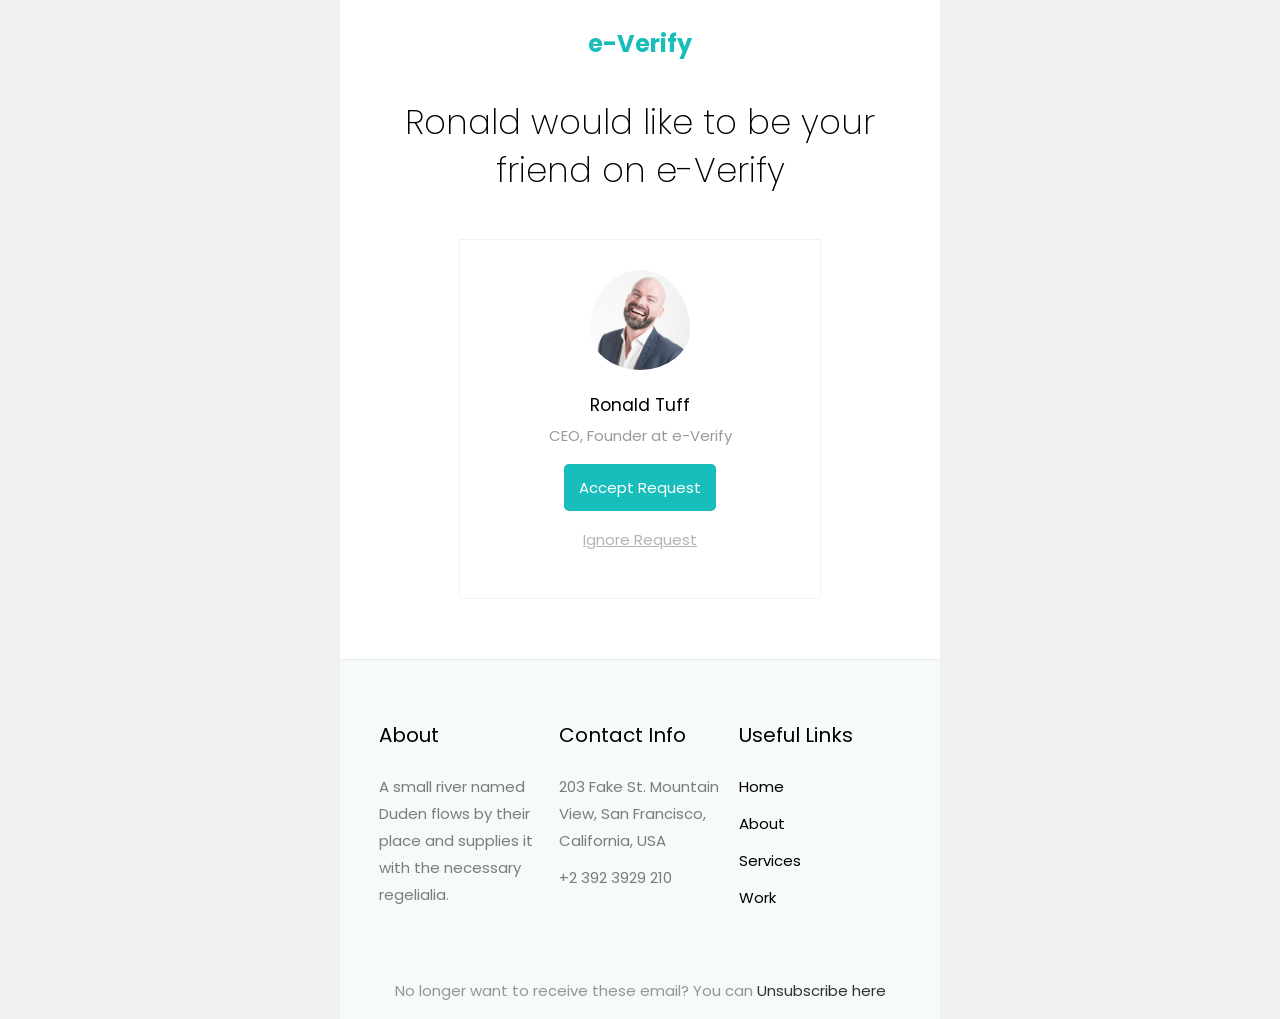
<file: target/classes/META-INF/resources/email/email-templates/11/index.html>
<!DOCTYPE html>
<html lang="en" xmlns="http://www.w3.org/1999/xhtml" xmlns:v="urn:schemas-microsoft-com:vml" xmlns:o="urn:schemas-microsoft-com:office:office">
<head>
    <meta charset="utf-8"> <!-- utf-8 works for most cases -->
    <meta name="viewport" content="width=device-width"> <!-- Forcing initial-scale shouldn't be necessary -->
    <meta http-equiv="X-UA-Compatible" content="IE=edge"> <!-- Use the latest (edge) version of IE rendering engine -->
    <meta name="x-apple-disable-message-reformatting">  <!-- Disable auto-scale in iOS 10 Mail entirely -->
    <title></title> <!-- The title tag shows in email notifications, like Android 4.4. -->

    <link href="https://fonts.googleapis.com/css?family=Poppins:200,300,400,500,600,700" rel="stylesheet">

    <!-- CSS Reset : BEGIN -->
    <style>

        /* What it does: Remove spaces around the email design added by some email clients. */
        /* Beware: It can remove the padding / margin and add a background color to the compose a reply window. */
        html,
body {
    margin: 0 auto !important;
    padding: 0 !important;
    height: 100% !important;
    width: 100% !important;
    background: #f1f1f1;
}

/* What it does: Stops email clients resizing small text. */
* {
    -ms-text-size-adjust: 100%;
    -webkit-text-size-adjust: 100%;
}

/* What it does: Centers email on Android 4.4 */
div[style*="margin: 16px 0"] {
    margin: 0 !important;
}

/* What it does: Stops Outlook from adding extra spacing to tables. */
table,
td {
    mso-table-lspace: 0pt !important;
    mso-table-rspace: 0pt !important;
}

/* What it does: Fixes webkit padding issue. */
table {
    border-spacing: 0 !important;
    border-collapse: collapse !important;
    table-layout: fixed !important;
    margin: 0 auto !important;
}

/* What it does: Uses a better rendering method when resizing images in IE. */
img {
    -ms-interpolation-mode:bicubic;
}

/* What it does: Prevents Windows 10 Mail from underlining links despite inline CSS. Styles for underlined links should be inline. */
a {
    text-decoration: none;
}

/* What it does: A work-around for email clients meddling in triggered links. */
*[x-apple-data-detectors],  /* iOS */
.unstyle-auto-detected-links *,
.aBn {
    border-bottom: 0 !important;
    cursor: default !important;
    color: inherit !important;
    text-decoration: none !important;
    font-size: inherit !important;
    font-family: inherit !important;
    font-weight: inherit !important;
    line-height: inherit !important;
}

/* What it does: Prevents Gmail from displaying a download button on large, non-linked images. */
.a6S {
    display: none !important;
    opacity: 0.01 !important;
}

/* What it does: Prevents Gmail from changing the text color in conversation threads. */
.im {
    color: inherit !important;
}

/* If the above doesn't work, add a .g-img class to any image in question. */
img.g-img + div {
    display: none !important;
}

/* What it does: Removes right gutter in Gmail iOS app: https://github.com/TedGoas/Cerberus/issues/89  */
/* Create one of these media queries for each additional viewport size you'd like to fix */

/* iPhone 4, 4S, 5, 5S, 5C, and 5SE */
@media only screen and (min-device-width: 320px) and (max-device-width: 374px) {
    u ~ div .email-container {
        min-width: 320px !important;
    }
}
/* iPhone 6, 6S, 7, 8, and X */
@media only screen and (min-device-width: 375px) and (max-device-width: 413px) {
    u ~ div .email-container {
        min-width: 375px !important;
    }
}
/* iPhone 6+, 7+, and 8+ */
@media only screen and (min-device-width: 414px) {
    u ~ div .email-container {
        min-width: 414px !important;
    }
}


    </style>

    <!-- CSS Reset : END -->

    <!-- Progressive Enhancements : BEGIN -->
    <style>

	    .primary{
	background: #17bebb;
}
.bg_white{
	background: #ffffff;
}
.bg_light{
	background: #f7fafa;
}
.bg_black{
	background: #000000;
}
.bg_dark{
	background: rgba(0,0,0,.8);
}
.email-section{
	padding:2.5em;
}

/*BUTTON*/
.btn{
	padding: 10px 15px;
	display: inline-block;
}
.btn.btn-primary{
	border-radius: 5px;
	background: #17bebb;
	color: #ffffff;
}
.btn.btn-white{
	border-radius: 5px;
	background: #ffffff;
	color: #000000;
}
.btn.btn-white-outline{
	border-radius: 5px;
	background: transparent;
	border: 1px solid #fff;
	color: #fff;
}
.btn.btn-black-outline{
	border-radius: 0px;
	background: transparent;
	border: 2px solid #000;
	color: #000;
	font-weight: 700;
}
.btn-custom{
	color: rgba(0,0,0,.3);
	text-decoration: underline;
}

h1,h2,h3,h4,h5,h6{
	font-family: 'Poppins', sans-serif;
	color: #000000;
	margin-top: 0;
	font-weight: 400;
}

body{
	font-family: 'Poppins', sans-serif;
	font-weight: 400;
	font-size: 15px;
	line-height: 1.8;
	color: rgba(0,0,0,.4);
}

a{
	color: #17bebb;
}

table{
}
/*LOGO*/

.logo h1{
	margin: 0;
}
.logo h1 a{
	color: #17bebb;
	font-size: 24px;
	font-weight: 700;
	font-family: 'Poppins', sans-serif;
}

/*HERO*/
.hero{
	position: relative;
	z-index: 0;
}

.hero .text{
	color: rgba(0,0,0,.3);
}
.hero .text h2{
	color: #000;
	font-size: 34px;
	margin-bottom: 0;
	font-weight: 200;
	line-height: 1.4;
}
.hero .text h3{
	font-size: 24px;
	font-weight: 300;
}
.hero .text h2 span{
	font-weight: 600;
	color: #000;
}

.text-author{
	bordeR: 1px solid rgba(0,0,0,.05);
	max-width: 50%;
	margin: 0 auto;
	padding: 2em;
}
.text-author img{
	border-radius: 50%;
	padding-bottom: 20px;
}
.text-author h3{
	margin-bottom: 0;
}
ul.social{
	padding: 0;
}
ul.social li{
	display: inline-block;
	margin-right: 10px;
}

/*FOOTER*/

.footer{
	border-top: 1px solid rgba(0,0,0,.05);
	color: rgba(0,0,0,.5);
}
.footer .heading{
	color: #000;
	font-size: 20px;
}
.footer ul{
	margin: 0;
	padding: 0;
}
.footer ul li{
	list-style: none;
	margin-bottom: 10px;
}
.footer ul li a{
	color: rgba(0,0,0,1);
}


@media screen and (max-width: 500px) {


}


    </style>


</head>

<body width="100%" style="margin: 0; padding: 0 !important; mso-line-height-rule: exactly; background-color: #f1f1f1;">
	<center style="width: 100%; background-color: #f1f1f1;">
    <div style="display: none; font-size: 1px;max-height: 0px; max-width: 0px; opacity: 0; overflow: hidden; mso-hide: all; font-family: sans-serif;">
      &zwnj;&nbsp;&zwnj;&nbsp;&zwnj;&nbsp;&zwnj;&nbsp;&zwnj;&nbsp;&zwnj;&nbsp;&zwnj;&nbsp;&zwnj;&nbsp;&zwnj;&nbsp;&zwnj;&nbsp;&zwnj;&nbsp;&zwnj;&nbsp;&zwnj;&nbsp;&zwnj;&nbsp;&zwnj;&nbsp;&zwnj;&nbsp;&zwnj;&nbsp;&zwnj;&nbsp;
    </div>
    <div style="max-width: 600px; margin: 0 auto;" class="email-container">
    	<!-- BEGIN BODY -->
      <table align="center" role="presentation" cellspacing="0" cellpadding="0" border="0" width="100%" style="margin: auto;">
      	<tr>
          <td valign="top" class="bg_white" style="padding: 1em 2.5em 0 2.5em;">
          	<table role="presentation" border="0" cellpadding="0" cellspacing="0" width="100%">
          		<tr>
          			<td class="logo" style="text-align: center;">
			            <h1><a href="#">e-Verify</a></h1>
			          </td>
          		</tr>
          	</table>
          </td>
	      </tr><!-- end tr -->
				<tr>
          <td valign="middle" class="hero bg_white" style="padding: 2em 0 4em 0;">
            <table role="presentation" border="0" cellpadding="0" cellspacing="0" width="100%">
            	<tr>
            		<td style="padding: 0 2.5em; text-align: center; padding-bottom: 3em;">
            			<div class="text">
            				<h2>Ronald would like to be your friend on e-Verify</h2>
            			</div>
            		</td>
            	</tr>
            	<tr>
			          <td style="text-align: center;">
			          	<div class="text-author">
				          	<img src="images/person_2.jpg" alt="" style="width: 100px; max-width: 600px; height: auto; margin: auto; display: block;">
				          	<h3 class="name">Ronald Tuff</h3>
				          	<span class="position">CEO, Founder at e-Verify</span>
				           	<p><a href="#" class="btn btn-primary">Accept Request</a></p>
				           	<p><a href="#" class="btn-custom">Ignore Request</a></p>
			           	</div>
			          </td>
			        </tr>
            </table>
          </td>
	      </tr><!-- end tr -->
      <!-- 1 Column Text + Button : END -->
      </table>
      <table align="center" role="presentation" cellspacing="0" cellpadding="0" border="0" width="100%" style="margin: auto;">
      	<tr>
          <td valign="middle" class="bg_light footer email-section">
            <table>
            	<tr>
                <td valign="top" width="33.333%" style="padding-top: 20px;">
                  <table role="presentation" cellspacing="0" cellpadding="0" border="0" width="100%">
                    <tr>
                      <td style="text-align: left; padding-right: 10px;">
                      	<h3 class="heading">About</h3>
                      	<p>A small river named Duden flows by their place and supplies it with the necessary regelialia.</p>
                      </td>
                    </tr>
                  </table>
                </td>
                <td valign="top" width="33.333%" style="padding-top: 20px;">
                  <table role="presentation" cellspacing="0" cellpadding="0" border="0" width="100%">
                    <tr>
                      <td style="text-align: left; padding-left: 5px; padding-right: 5px;">
                      	<h3 class="heading">Contact Info</h3>
                      	<ul>
					                <li><span class="text">203 Fake St. Mountain View, San Francisco, California, USA</span></li>
					                <li><span class="text">+2 392 3929 210</span></a></li>
					              </ul>
                      </td>
                    </tr>
                  </table>
                </td>
                <td valign="top" width="33.333%" style="padding-top: 20px;">
                  <table role="presentation" cellspacing="0" cellpadding="0" border="0" width="100%">
                    <tr>
                      <td style="text-align: left; padding-left: 10px;">
                      	<h3 class="heading">Useful Links</h3>
                      	<ul>
					                <li><a href="#">Home</a></li>
					                <li><a href="#">About</a></li>
					                <li><a href="#">Services</a></li>
					                <li><a href="#">Work</a></li>
					              </ul>
                      </td>
                    </tr>
                  </table>
                </td>
              </tr>
            </table>
          </td>
        </tr><!-- end: tr -->
        <tr>
          <td class="bg_light" style="text-align: center;">
          	<p>No longer want to receive these email? You can <a href="#" style="color: rgba(0,0,0,.8);">Unsubscribe here</a></p>
          </td>
        </tr>
      </table>

    </div>
  </center>
</body>
</html>
</file>
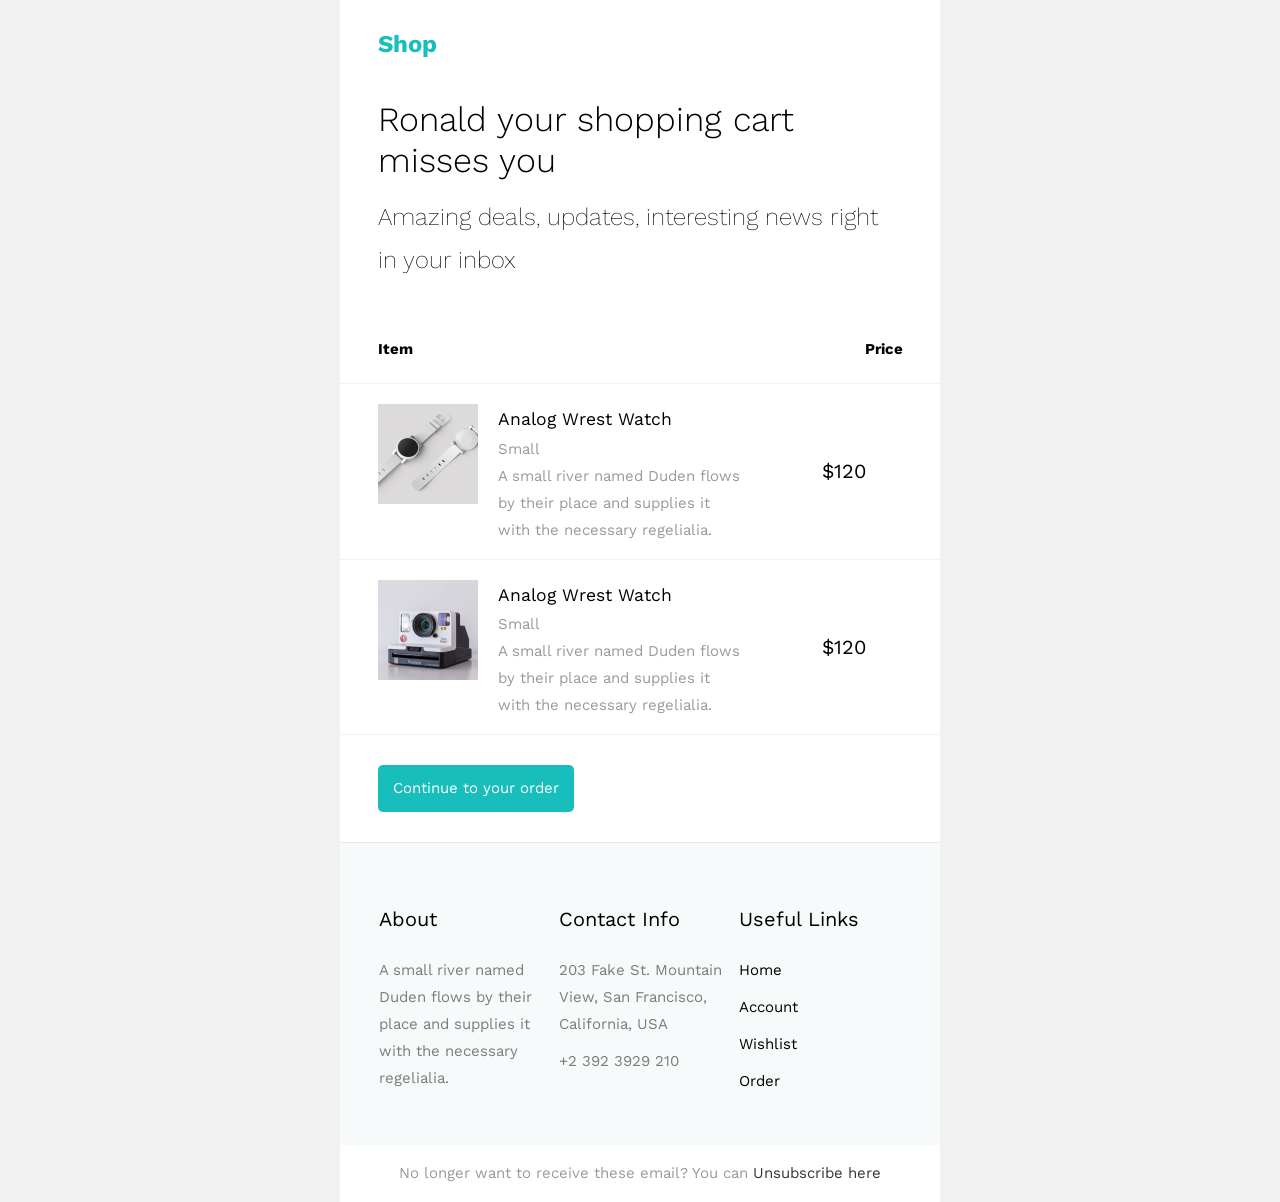
<file: target/classes/META-INF/resources/email/email-templates/12/index.html>
<!DOCTYPE html>
<html lang="en" xmlns="http://www.w3.org/1999/xhtml" xmlns:v="urn:schemas-microsoft-com:vml" xmlns:o="urn:schemas-microsoft-com:office:office">
<head>
    <meta charset="utf-8"> <!-- utf-8 works for most cases -->
    <meta name="viewport" content="width=device-width"> <!-- Forcing initial-scale shouldn't be necessary -->
    <meta http-equiv="X-UA-Compatible" content="IE=edge"> <!-- Use the latest (edge) version of IE rendering engine -->
    <meta name="x-apple-disable-message-reformatting">  <!-- Disable auto-scale in iOS 10 Mail entirely -->
    <title></title> <!-- The title tag shows in email notifications, like Android 4.4. -->

    <link href="https://fonts.googleapis.com/css?family=Work+Sans:200,300,400,500,600,700" rel="stylesheet">

    <!-- CSS Reset : BEGIN -->
    <style>

        /* What it does: Remove spaces around the email design added by some email clients. */
        /* Beware: It can remove the padding / margin and add a background color to the compose a reply window. */
        html,
body {
    margin: 0 auto !important;
    padding: 0 !important;
    height: 100% !important;
    width: 100% !important;
    background: #f1f1f1;
}

/* What it does: Stops email clients resizing small text. */
* {
    -ms-text-size-adjust: 100%;
    -webkit-text-size-adjust: 100%;
}

/* What it does: Centers email on Android 4.4 */
div[style*="margin: 16px 0"] {
    margin: 0 !important;
}

/* What it does: Stops Outlook from adding extra spacing to tables. */
table,
td {
    mso-table-lspace: 0pt !important;
    mso-table-rspace: 0pt !important;
}

/* What it does: Fixes webkit padding issue. */
table {
    border-spacing: 0 !important;
    border-collapse: collapse !important;
    table-layout: fixed !important;
    margin: 0 auto !important;
}

/* What it does: Uses a better rendering method when resizing images in IE. */
img {
    -ms-interpolation-mode:bicubic;
}

/* What it does: Prevents Windows 10 Mail from underlining links despite inline CSS. Styles for underlined links should be inline. */
a {
    text-decoration: none;
}

/* What it does: A work-around for email clients meddling in triggered links. */
*[x-apple-data-detectors],  /* iOS */
.unstyle-auto-detected-links *,
.aBn {
    border-bottom: 0 !important;
    cursor: default !important;
    color: inherit !important;
    text-decoration: none !important;
    font-size: inherit !important;
    font-family: inherit !important;
    font-weight: inherit !important;
    line-height: inherit !important;
}

/* What it does: Prevents Gmail from displaying a download button on large, non-linked images. */
.a6S {
    display: none !important;
    opacity: 0.01 !important;
}

/* What it does: Prevents Gmail from changing the text color in conversation threads. */
.im {
    color: inherit !important;
}

/* If the above doesn't work, add a .g-img class to any image in question. */
img.g-img + div {
    display: none !important;
}

/* What it does: Removes right gutter in Gmail iOS app: https://github.com/TedGoas/Cerberus/issues/89  */
/* Create one of these media queries for each additional viewport size you'd like to fix */

/* iPhone 4, 4S, 5, 5S, 5C, and 5SE */
@media only screen and (min-device-width: 320px) and (max-device-width: 374px) {
    u ~ div .email-container {
        min-width: 320px !important;
    }
}
/* iPhone 6, 6S, 7, 8, and X */
@media only screen and (min-device-width: 375px) and (max-device-width: 413px) {
    u ~ div .email-container {
        min-width: 375px !important;
    }
}
/* iPhone 6+, 7+, and 8+ */
@media only screen and (min-device-width: 414px) {
    u ~ div .email-container {
        min-width: 414px !important;
    }
}
    </style>

    <!-- CSS Reset : END -->

    <!-- Progressive Enhancements : BEGIN -->
    <style>

	    .primary{
	background: #17bebb;
}
.bg_white{
	background: #ffffff;
}
.bg_light{
	background: #f7fafa;
}
.bg_black{
	background: #000000;
}
.bg_dark{
	background: rgba(0,0,0,.8);
}
.email-section{
	padding:2.5em;
}

/*BUTTON*/
.btn{
	padding: 10px 15px;
	display: inline-block;
}
.btn.btn-primary{
	border-radius: 5px;
	background: #17bebb;
	color: #ffffff;
}
.btn.btn-white{
	border-radius: 5px;
	background: #ffffff;
	color: #000000;
}
.btn.btn-white-outline{
	border-radius: 5px;
	background: transparent;
	border: 1px solid #fff;
	color: #fff;
}
.btn.btn-black-outline{
	border-radius: 0px;
	background: transparent;
	border: 2px solid #000;
	color: #000;
	font-weight: 700;
}
.btn-custom{
	color: rgba(0,0,0,.3);
	text-decoration: underline;
}

h1,h2,h3,h4,h5,h6{
	font-family: 'Work Sans', sans-serif;
	color: #000000;
	margin-top: 0;
	font-weight: 400;
}

body{
	font-family: 'Work Sans', sans-serif;
	font-weight: 400;
	font-size: 15px;
	line-height: 1.8;
	color: rgba(0,0,0,.4);
}

a{
	color: #17bebb;
}

table{
}
/*LOGO*/

.logo h1{
	margin: 0;
}
.logo h1 a{
	color: #17bebb;
	font-size: 24px;
	font-weight: 700;
	font-family: 'Work Sans', sans-serif;
}

/*HERO*/
.hero{
	position: relative;
	z-index: 0;
}

.hero .text{
	color: rgba(0,0,0,.3);
}
.hero .text h2{
	color: #000;
	font-size: 34px;
	margin-bottom: 15px;
	font-weight: 300;
	line-height: 1.2;
}
.hero .text h3{
	font-size: 24px;
	font-weight: 200;
}
.hero .text h2 span{
	font-weight: 600;
	color: #000;
}


/*PRODUCT*/
.product-entry{
	display: block;
	position: relative;
	float: left;
	padding-top: 20px;
}
.product-entry .text{
	width: calc(100% - 125px);
	padding-left: 20px;
}
.product-entry .text h3{
	margin-bottom: 0;
	padding-bottom: 0;
}
.product-entry .text p{
	margin-top: 0;
}
.product-entry img, .product-entry .text{
	float: left;
}

ul.social{
	padding: 0;
}
ul.social li{
	display: inline-block;
	margin-right: 10px;
}

/*FOOTER*/

.footer{
	border-top: 1px solid rgba(0,0,0,.05);
	color: rgba(0,0,0,.5);
}
.footer .heading{
	color: #000;
	font-size: 20px;
}
.footer ul{
	margin: 0;
	padding: 0;
}
.footer ul li{
	list-style: none;
	margin-bottom: 10px;
}
.footer ul li a{
	color: rgba(0,0,0,1);
}


@media screen and (max-width: 500px) {


}


    </style>


</head>

<body width="100%" style="margin: 0; padding: 0 !important; mso-line-height-rule: exactly; background-color: #f1f1f1;">
	<center style="width: 100%; background-color: #f1f1f1;">
    <div style="display: none; font-size: 1px;max-height: 0px; max-width: 0px; opacity: 0; overflow: hidden; mso-hide: all; font-family: sans-serif;">
      &zwnj;&nbsp;&zwnj;&nbsp;&zwnj;&nbsp;&zwnj;&nbsp;&zwnj;&nbsp;&zwnj;&nbsp;&zwnj;&nbsp;&zwnj;&nbsp;&zwnj;&nbsp;&zwnj;&nbsp;&zwnj;&nbsp;&zwnj;&nbsp;&zwnj;&nbsp;&zwnj;&nbsp;&zwnj;&nbsp;&zwnj;&nbsp;&zwnj;&nbsp;&zwnj;&nbsp;
    </div>
    <div style="max-width: 600px; margin: 0 auto;" class="email-container">
    	<!-- BEGIN BODY -->
      <table align="center" role="presentation" cellspacing="0" cellpadding="0" border="0" width="100%" style="margin: auto;">
      	<tr>
          <td valign="top" class="bg_white" style="padding: 1em 2.5em 0 2.5em;">
          	<table role="presentation" border="0" cellpadding="0" cellspacing="0" width="100%">
          		<tr>
          			<td class="logo" style="text-align: left;">
			            <h1><a href="#">Shop</a></h1>
			          </td>
          		</tr>
          	</table>
          </td>
	      </tr><!-- end tr -->
				<tr>
          <td valign="middle" class="hero bg_white" style="padding: 2em 0 2em 0;">
            <table role="presentation" border="0" cellpadding="0" cellspacing="0" width="100%">
            	<tr>
            		<td style="padding: 0 2.5em; text-align: left;">
            			<div class="text">
            				<h2>Ronald your shopping cart misses you</h2>
            				<h3>Amazing deals, updates, interesting news right in your inbox</h3>
            			</div>
            		</td>
            	</tr>
            </table>
          </td>
	      </tr><!-- end tr -->
	      <tr>
	      	<table class="bg_white" role="presentation" border="0" cellpadding="0" cellspacing="0" width="100%">
	      		<tr style="border-bottom: 1px solid rgba(0,0,0,.05);">
					    <th width="80%" style="text-align:left; padding: 0 2.5em; color: #000; padding-bottom: 20px">Item</th>
					    <th width="20%" style="text-align:right; padding: 0 2.5em; color: #000; padding-bottom: 20px">Price</th>
					  </tr>
					  <tr style="border-bottom: 1px solid rgba(0,0,0,.05);">
					  	<td valign="middle" width="80%" style="text-align:left; padding: 0 2.5em;">
					  		<div class="product-entry">
					  			<img src="images/prod-1.jpg" alt="" style="width: 100px; max-width: 600px; height: auto; margin-bottom: 20px; display: block;">
					  			<div class="text">
					  				<h3>Analog Wrest Watch</h3>
					  				<span>Small</span>
					  				<p>A small river named Duden flows by their place and supplies it with the necessary regelialia.</p>
					  			</div>
					  		</div>
					  	</td>
					  	<td valign="middle" width="20%" style="text-align:left; padding: 0 2.5em;">
					  		<span class="price" style="color: #000; font-size: 20px;">$120</span>
					  	</td>
					  </tr>
					  <tr style="border-bottom: 1px solid rgba(0,0,0,.05);">
					  	<td valign="middle" width="80%" style="text-align:left; padding: 0 2.5em;">
					  		<div class="product-entry">
					  			<img src="images/prod-2.jpg" alt="" style="width: 100px; max-width: 600px; height: auto; margin-bottom: 20px; display: block;">
					  			<div class="text">
					  				<h3>Analog Wrest Watch</h3>
					  				<span>Small</span>
					  				<p>A small river named Duden flows by their place and supplies it with the necessary regelialia.</p>
					  			</div>
					  		</div>
					  	</td>
					  	<td valign="middle" width="20%" style="text-align:left; padding: 0 2.5em;">
					  		<span class="price" style="color: #000; font-size: 20px;">$120</span>
					  	</td>
					  </tr>
					  <tr>
					  	<td valign="middle" style="text-align:left; padding: 1em 2.5em;">
					  		<p><a href="#" class="btn btn-primary">Continue to your order</a></p>
					  	</td>
					  </tr>
	      	</table>
	      </tr><!-- end tr -->
      <!-- 1 Column Text + Button : END -->
      </table>
      <table align="center" role="presentation" cellspacing="0" cellpadding="0" border="0" width="100%" style="margin: auto;">
      	<tr>
          <td valign="middle" class="bg_light footer email-section">
            <table>
            	<tr>
                <td valign="top" width="33.333%" style="padding-top: 20px;">
                  <table role="presentation" cellspacing="0" cellpadding="0" border="0" width="100%">
                    <tr>
                      <td style="text-align: left; padding-right: 10px;">
                      	<h3 class="heading">About</h3>
                      	<p>A small river named Duden flows by their place and supplies it with the necessary regelialia.</p>
                      </td>
                    </tr>
                  </table>
                </td>
                <td valign="top" width="33.333%" style="padding-top: 20px;">
                  <table role="presentation" cellspacing="0" cellpadding="0" border="0" width="100%">
                    <tr>
                      <td style="text-align: left; padding-left: 5px; padding-right: 5px;">
                      	<h3 class="heading">Contact Info</h3>
                      	<ul>
					                <li><span class="text">203 Fake St. Mountain View, San Francisco, California, USA</span></li>
					                <li><span class="text">+2 392 3929 210</span></a></li>
					              </ul>
                      </td>
                    </tr>
                  </table>
                </td>
                <td valign="top" width="33.333%" style="padding-top: 20px;">
                  <table role="presentation" cellspacing="0" cellpadding="0" border="0" width="100%">
                    <tr>
                      <td style="text-align: left; padding-left: 10px;">
                      	<h3 class="heading">Useful Links</h3>
                      	<ul>
					                <li><a href="#">Home</a></li>
					                <li><a href="#">Account</a></li>
					                <li><a href="#">Wishlist</a></li>
					                <li><a href="#">Order</a></li>
					              </ul>
                      </td>
                    </tr>
                  </table>
                </td>
              </tr>
            </table>
          </td>
        </tr><!-- end: tr -->
        <tr>
          <td class="bg_white" style="text-align: center;">
          	<p>No longer want to receive these email? You can <a href="#" style="color: rgba(0,0,0,.8);">Unsubscribe here</a></p>
          </td>
        </tr>
      </table>

    </div>
  </center>
</body>
</html>
</file>
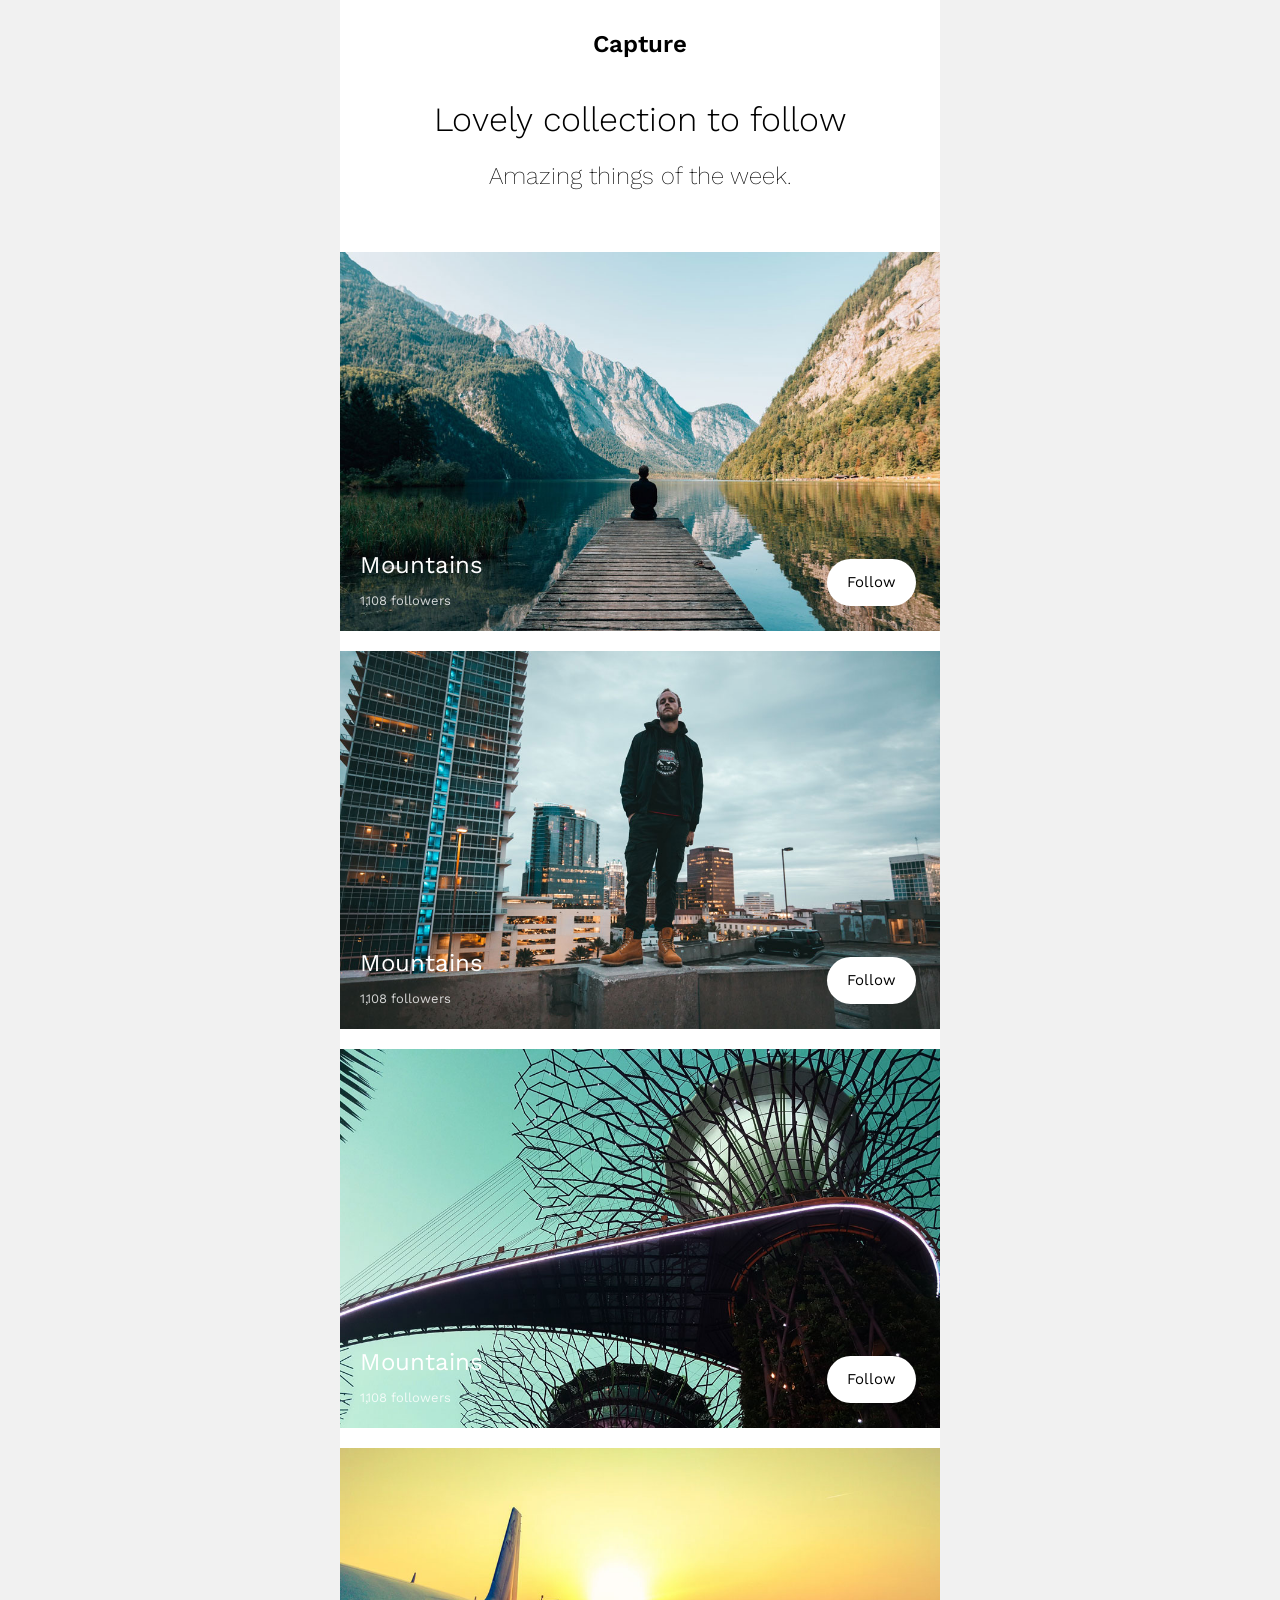
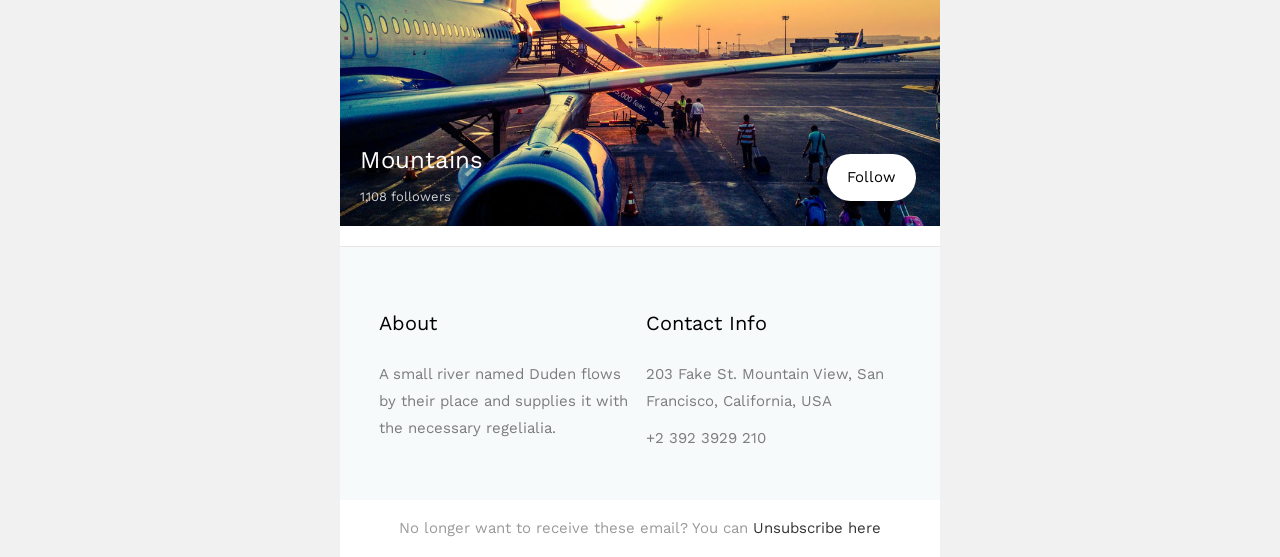
<file: target/classes/META-INF/resources/email/email-templates/13/index.html>
<!DOCTYPE html>
<html lang="en" xmlns="http://www.w3.org/1999/xhtml" xmlns:v="urn:schemas-microsoft-com:vml" xmlns:o="urn:schemas-microsoft-com:office:office">
<head>
    <meta charset="utf-8"> <!-- utf-8 works for most cases -->
    <meta name="viewport" content="width=device-width"> <!-- Forcing initial-scale shouldn't be necessary -->
    <meta http-equiv="X-UA-Compatible" content="IE=edge"> <!-- Use the latest (edge) version of IE rendering engine -->
    <meta name="x-apple-disable-message-reformatting">  <!-- Disable auto-scale in iOS 10 Mail entirely -->
    <title></title> <!-- The title tag shows in email notifications, like Android 4.4. -->

    <link href="https://fonts.googleapis.com/css?family=Work+Sans:200,300,400,500,600,700" rel="stylesheet">

    <!-- CSS Reset : BEGIN -->
    <style>

        /* What it does: Remove spaces around the email design added by some email clients. */
        /* Beware: It can remove the padding / margin and add a background color to the compose a reply window. */
        html,
body {
    margin: 0 auto !important;
    padding: 0 !important;
    height: 100% !important;
    width: 100% !important;
    background: #f1f1f1;
}

/* What it does: Stops email clients resizing small text. */
* {
    -ms-text-size-adjust: 100%;
    -webkit-text-size-adjust: 100%;
}

/* What it does: Centers email on Android 4.4 */
div[style*="margin: 16px 0"] {
    margin: 0 !important;
}

/* What it does: Stops Outlook from adding extra spacing to tables. */
table,
td {
    mso-table-lspace: 0pt !important;
    mso-table-rspace: 0pt !important;
}

/* What it does: Fixes webkit padding issue. */
table {
    border-spacing: 0 !important;
    border-collapse: collapse !important;
    table-layout: fixed !important;
    margin: 0 auto !important;
}

/* What it does: Uses a better rendering method when resizing images in IE. */
img {
    -ms-interpolation-mode:bicubic;
}

/* What it does: Prevents Windows 10 Mail from underlining links despite inline CSS. Styles for underlined links should be inline. */
a {
    text-decoration: none;
}

/* What it does: A work-around for email clients meddling in triggered links. */
*[x-apple-data-detectors],  /* iOS */
.unstyle-auto-detected-links *,
.aBn {
    border-bottom: 0 !important;
    cursor: default !important;
    color: inherit !important;
    text-decoration: none !important;
    font-size: inherit !important;
    font-family: inherit !important;
    font-weight: inherit !important;
    line-height: inherit !important;
}

/* What it does: Prevents Gmail from displaying a download button on large, non-linked images. */
.a6S {
    display: none !important;
    opacity: 0.01 !important;
}

/* What it does: Prevents Gmail from changing the text color in conversation threads. */
.im {
    color: inherit !important;
}

/* If the above doesn't work, add a .g-img class to any image in question. */
img.g-img + div {
    display: none !important;
}

/* What it does: Removes right gutter in Gmail iOS app: https://github.com/TedGoas/Cerberus/issues/89  */
/* Create one of these media queries for each additional viewport size you'd like to fix */

/* iPhone 4, 4S, 5, 5S, 5C, and 5SE */
@media only screen and (min-device-width: 320px) and (max-device-width: 374px) {
    u ~ div .email-container {
        min-width: 320px !important;
    }
}
/* iPhone 6, 6S, 7, 8, and X */
@media only screen and (min-device-width: 375px) and (max-device-width: 413px) {
    u ~ div .email-container {
        min-width: 375px !important;
    }
}
/* iPhone 6+, 7+, and 8+ */
@media only screen and (min-device-width: 414px) {
    u ~ div .email-container {
        min-width: 414px !important;
    }
}

    </style>

    <!-- CSS Reset : END -->

    <!-- Progressive Enhancements : BEGIN -->
    <style>

	    .primary{
	background: #2f89fc;
}
.bg_white{
	background: #ffffff;
}
.bg_light{
	background: #f7fafa;
}
.bg_black{
	background: #000000;
}
.bg_dark{
	background: rgba(0,0,0,.8);
}
.email-section{
	padding:2.5em;
}

/*BUTTON*/
.btn{
	padding: 10px 20px;
	display: inline-block;
}
.btn.btn-primary{
	border-radius: 5px;
	background: #2f89fc;
	color: #ffffff;
}
.btn.btn-white{
	border-radius: 30px;
	background: #ffffff;
	color: #000000;
}
.btn.btn-white-outline{
	border-radius: 5px;
	background: transparent;
	border: 1px solid #fff;
	color: #fff;
}
.btn.btn-black-outline{
	border-radius: 0px;
	background: transparent;
	border: 2px solid #000;
	color: #000;
	font-weight: 700;
}
.btn-custom{
	color: rgba(0,0,0,.3);
	text-decoration: underline;
}

h1,h2,h3,h4,h5,h6{
	font-family: 'Work Sans', sans-serif;
	color: #000000;
	margin-top: 0;
	font-weight: 400;
}

body{
	font-family: 'Work Sans', sans-serif;
	font-weight: 400;
	font-size: 15px;
	line-height: 1.8;
	color: rgba(0,0,0,.4);
}

a{
	color: #2f89fc;
}

table{
}
/*LOGO*/

.logo h1{
	margin: 0;
}
.logo h1 a{
	color: #000;
	font-size: 24px;
	font-weight: 600;
	font-family: 'Work Sans', sans-serif;
}

/*HERO*/
.hero{
	position: relative;
	z-index: 0;
}

.hero .text{
	color: rgba(0,0,0,.3);
}
.hero .text h2{
	color: #000;
	font-size: 34px;
	margin-bottom: 15px;
	font-weight: 300;
	line-height: 1.2;
}
.hero .text h3{
	font-size: 24px;
	font-weight: 200;
}
.hero .text h2 span{
	font-weight: 600;
	color: #000;
}


/*PROJECT*/
.project-entry{
	position: relative;
	width: 100%;
	float: left;
}
.text-project{
	padding-top: 10px;
	position: absolute;
	bottom: 10px;
	left: 0;
	right: 0;
	width: 100%;
	float: left;
}
.text-project h3{
	margin-bottom: 0;
	font-size: 24px;
	font-weight: 400;
}
.text-project h3 a{
	color: #fff;
}
.text-project span{
	font-size: 13px;
	color: rgba(255,255,255,.8);
}
.text-project div{
	width: 43%;
	float: left;
	padding: 0 20px;
}

ul.social{
	padding: 0;
}
ul.social li{
	display: inline-block;
	margin-right: 10px;
}

/*FOOTER*/

.footer{
	border-top: 1px solid rgba(0,0,0,.05);
	color: rgba(0,0,0,.5);
}
.footer .heading{
	color: #000;
	font-size: 20px;
}
.footer ul{
	margin: 0;
	padding: 0;
}
.footer ul li{
	list-style: none;
	margin-bottom: 10px;
}
.footer ul li a{
	color: rgba(0,0,0,1);
}


@media screen and (max-width: 500px) {


}


    </style>


</head>

<body width="100%" style="margin: 0; padding: 0 !important; mso-line-height-rule: exactly; background-color: #f1f1f1;">
	<center style="width: 100%; background-color: #f1f1f1;">
    <div style="display: none; font-size: 1px;max-height: 0px; max-width: 0px; opacity: 0; overflow: hidden; mso-hide: all; font-family: sans-serif;">
      &zwnj;&nbsp;&zwnj;&nbsp;&zwnj;&nbsp;&zwnj;&nbsp;&zwnj;&nbsp;&zwnj;&nbsp;&zwnj;&nbsp;&zwnj;&nbsp;&zwnj;&nbsp;&zwnj;&nbsp;&zwnj;&nbsp;&zwnj;&nbsp;&zwnj;&nbsp;&zwnj;&nbsp;&zwnj;&nbsp;&zwnj;&nbsp;&zwnj;&nbsp;&zwnj;&nbsp;
    </div>
    <div style="max-width: 600px; margin: 0 auto;" class="email-container">
    	<!-- BEGIN BODY -->
      <table align="center" role="presentation" cellspacing="0" cellpadding="0" border="0" width="100%" style="margin: auto;">
      	<tr>
          <td valign="top" class="bg_white" style="padding: 1em 2.5em 0 2.5em;">
          	<table role="presentation" border="0" cellpadding="0" cellspacing="0" width="100%">
          		<tr>
          			<td class="logo" style="text-align: center;">
			            <h1><a href="#">Capture</a></h1>
			          </td>
          		</tr>
          	</table>
          </td>
	      </tr><!-- end tr -->
				<tr>
          <td valign="middle" class="hero bg_white" style="padding: 2em 0 2em 0;">
            <table role="presentation" border="0" cellpadding="0" cellspacing="0" width="100%">
            	<tr>
            		<td style="padding: 0 2.5em; text-align: center;">
            			<div class="text">
            				<h2>Lovely collection to follow</h2>
            				<h3>Amazing things of the week.</h3>
            			</div>
            		</td>
            	</tr>
            </table>
          </td>
	      </tr><!-- end tr -->
	      <tr>
	      	<td class="bg_white">
	      		<table role="presentation" border="0" cellpadding="0" cellspacing="0" width="100%">
		      		<tr>
		            <td valign="top" width="100%" style="padding-bottom: 20px;">
		              <div class="project-entry">
		              	<img src="images/image_1.jpg" alt="" style="width: 100%; max-width: 600px; height: auto; margin: auto; display: block;">
		              	<div class="text-project" style="text-align: left; width: 100%;">
              				<div>
              					<h3><a href="#">Mountains</a></h3>
			                	<span>1,108 followers</span>
              				</div>
              				<div style="text-align: right;">
              					<p><a href="#" class="btn btn-white">Follow</a></p>
              				</div>
		                </div>
		              </div>
		            </td>
		          </tr>
		          <tr>
		            <td valign="top" width="100%" style="padding-bottom: 20px;">
		              <div class="project-entry">
		              	<img src="images/image_2.jpg" alt="" style="width: 100%; max-width: 600px; height: auto; margin: auto; display: block;">
		              	<div class="text-project" style="text-align: left; width: 100%;">
              				<div>
              					<h3><a href="#">Mountains</a></h3>
			                	<span>1,108 followers</span>
              				</div>
              				<div style="text-align: right;">
              					<p><a href="#" class="btn btn-white">Follow</a></p>
              				</div>
		                </div>
		              </div>
		            </td>
		          </tr>
		          <tr>
		            <td valign="top" width="100%" style="padding-bottom: 20px;">
		              <div class="project-entry">
		              	<img src="images/image_3.jpg" alt="" style="width: 100%; max-width: 600px; height: auto; margin: auto; display: block;">
		              	<div class="text-project" style="text-align: left; width: 100%;">
              				<div>
              					<h3><a href="#">Mountains</a></h3>
			                	<span>1,108 followers</span>
              				</div>
              				<div style="text-align: right;">
              					<p><a href="#" class="btn btn-white">Follow</a></p>
              				</div>
		                </div>
		              </div>
		            </td>
		          </tr>
		          <tr>
		            <td valign="top" width="100%" style="padding-bottom: 20px;">
		              <div class="project-entry">
		              	<img src="images/image_4.jpg" alt="" style="width: 100%; max-width: 600px; height: auto; margin: auto; display: block;">
		              	<div class="text-project" style="text-align: left; width: 100%;">
              				<div>
              					<h3><a href="#">Mountains</a></h3>
			                	<span>1,108 followers</span>
              				</div>
              				<div style="text-align: right;">
              					<p><a href="#" class="btn btn-white">Follow</a></p>
              				</div>
		                </div>
		              </div>
		            </td>
		          </tr>
						</table>
	      	</td>
	      </tr><!-- end tr -->
      <!-- 1 Column Text + Button : END -->
      </table>
      <table align="center" role="presentation" cellspacing="0" cellpadding="0" border="0" width="100%" style="margin: auto;">
      	<tr>
          <td valign="middle" class="bg_light footer email-section">
            <table>
            	<tr>
                <td valign="top" width="50%" style="padding-top: 20px;">
                  <table role="presentation" cellspacing="0" cellpadding="0" border="0" width="100%">
                    <tr>
                      <td style="text-align: left; padding-right: 10px;">
                      	<h3 class="heading">About</h3>
                      	<p>A small river named Duden flows by their place and supplies it with the necessary regelialia.</p>
                      </td>
                    </tr>
                  </table>
                </td>
                <td valign="top" width="50%" style="padding-top: 20px;">
                  <table role="presentation" cellspacing="0" cellpadding="0" border="0" width="100%">
                    <tr>
                      <td style="text-align: left; padding-left: 5px; padding-right: 5px;">
                      	<h3 class="heading">Contact Info</h3>
                      	<ul>
					                <li><span class="text">203 Fake St. Mountain View, San Francisco, California, USA</span></li>
					                <li><span class="text">+2 392 3929 210</span></a></li>
					              </ul>
                      </td>
                    </tr>
                  </table>
                </td>
              </tr>
            </table>
          </td>
        </tr><!-- end: tr -->
        <tr>
          <td class="bg_white" style="text-align: center;">
          	<p>No longer want to receive these email? You can <a href="#" style="color: rgba(0,0,0,.8);">Unsubscribe here</a></p>
          </td>
        </tr>
      </table>

    </div>
  </center>
</body>
</html>
</file>
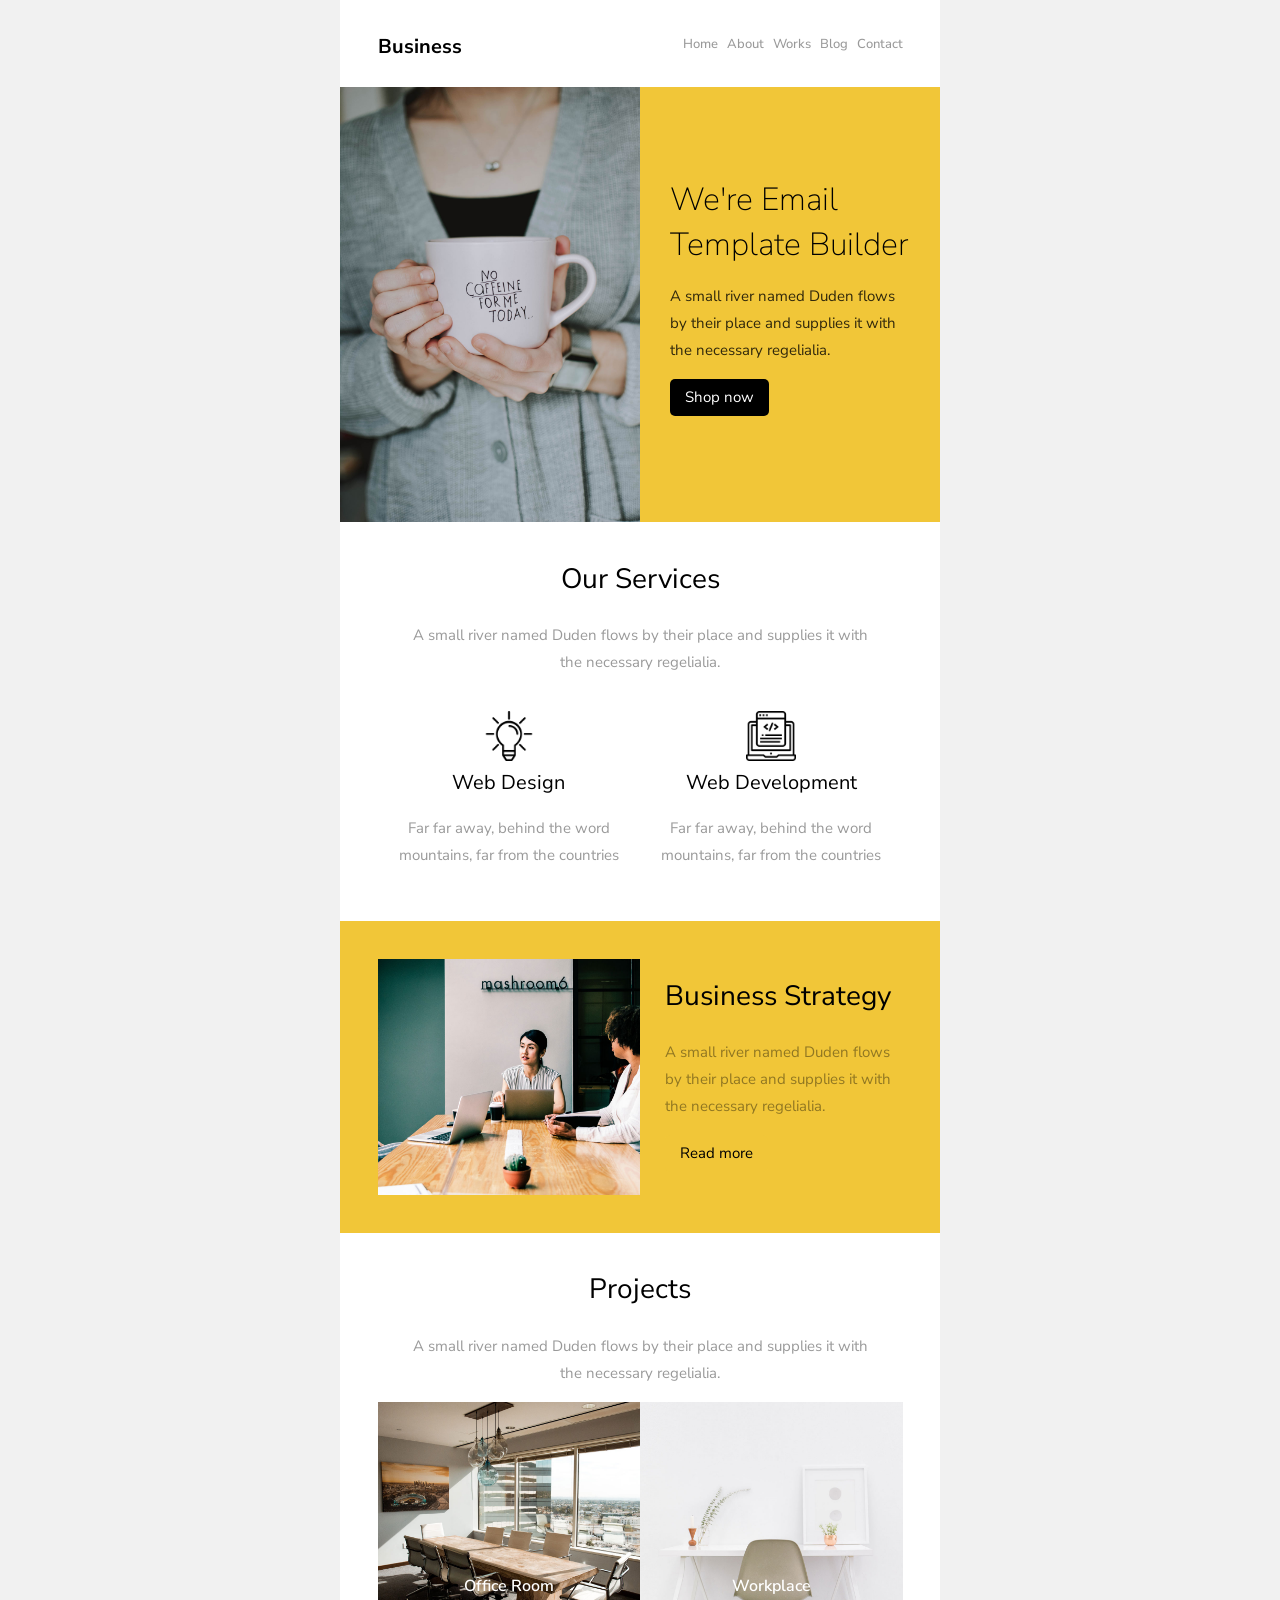
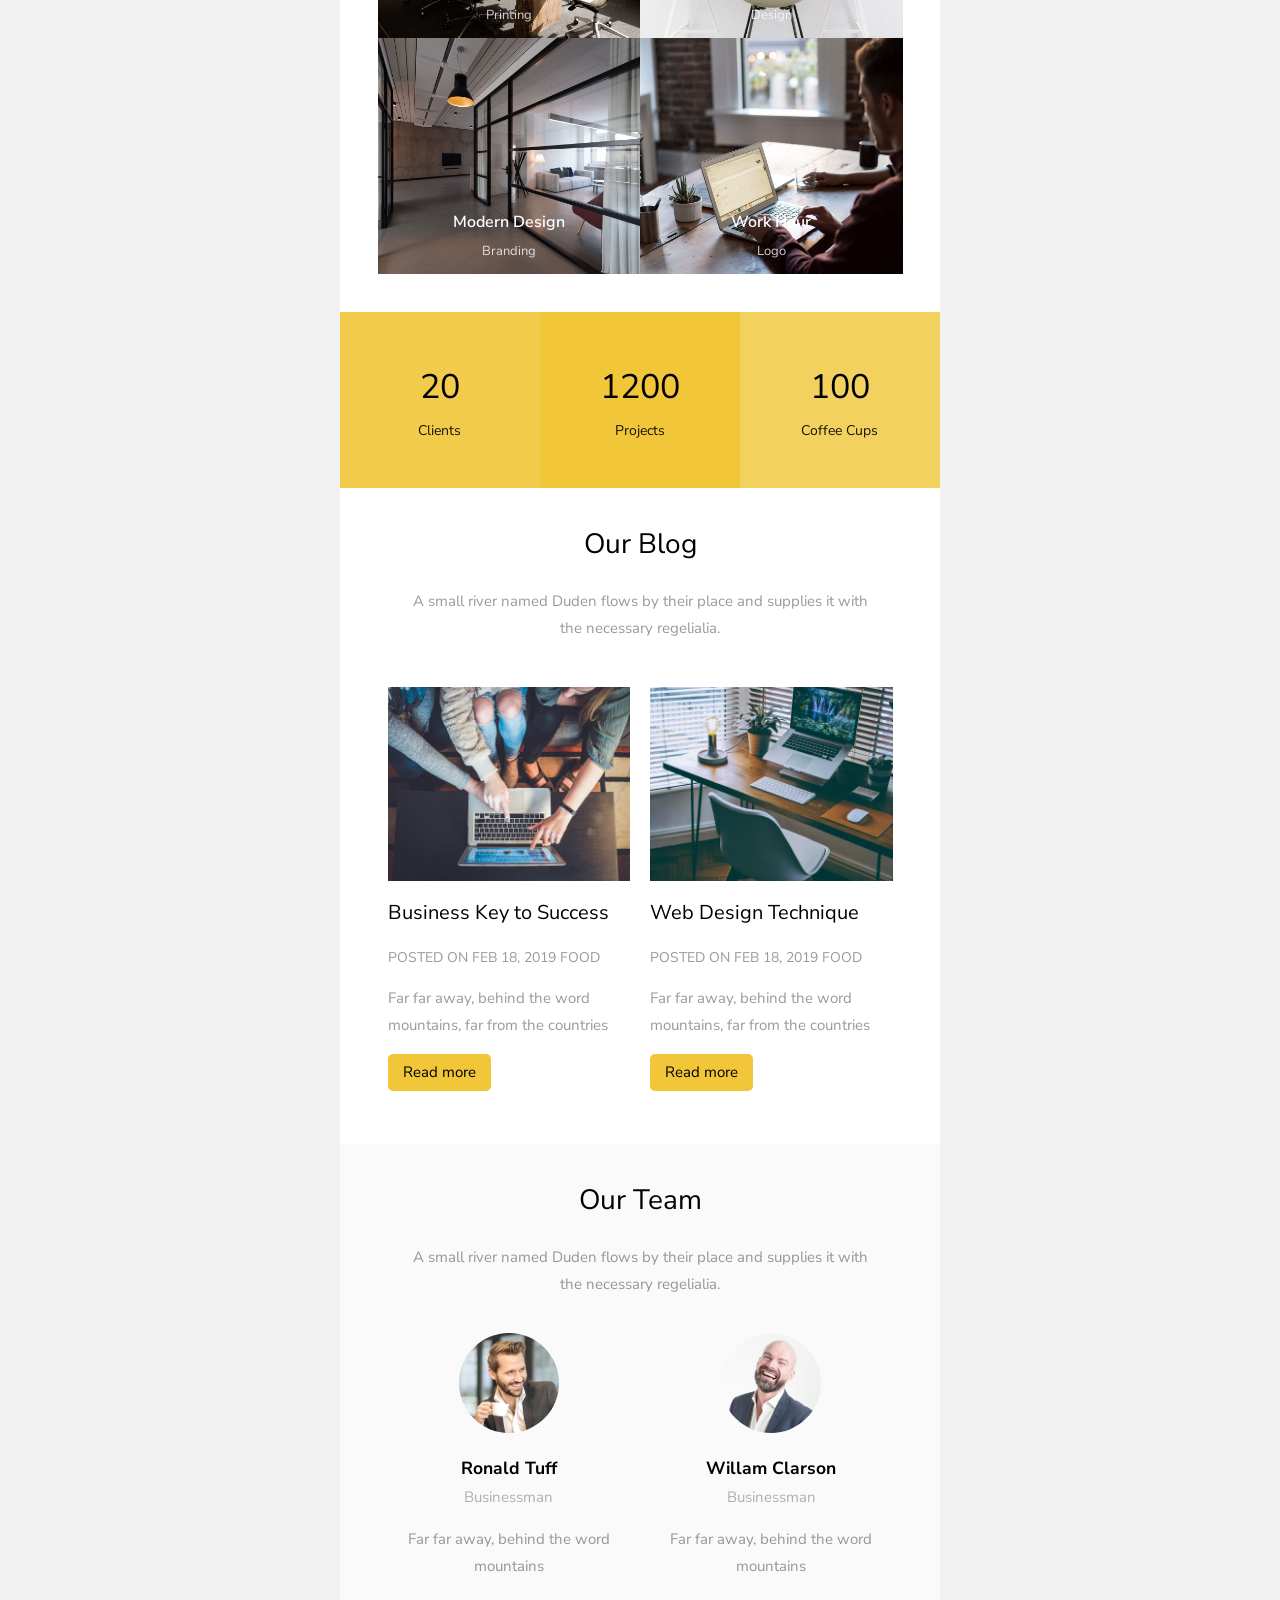
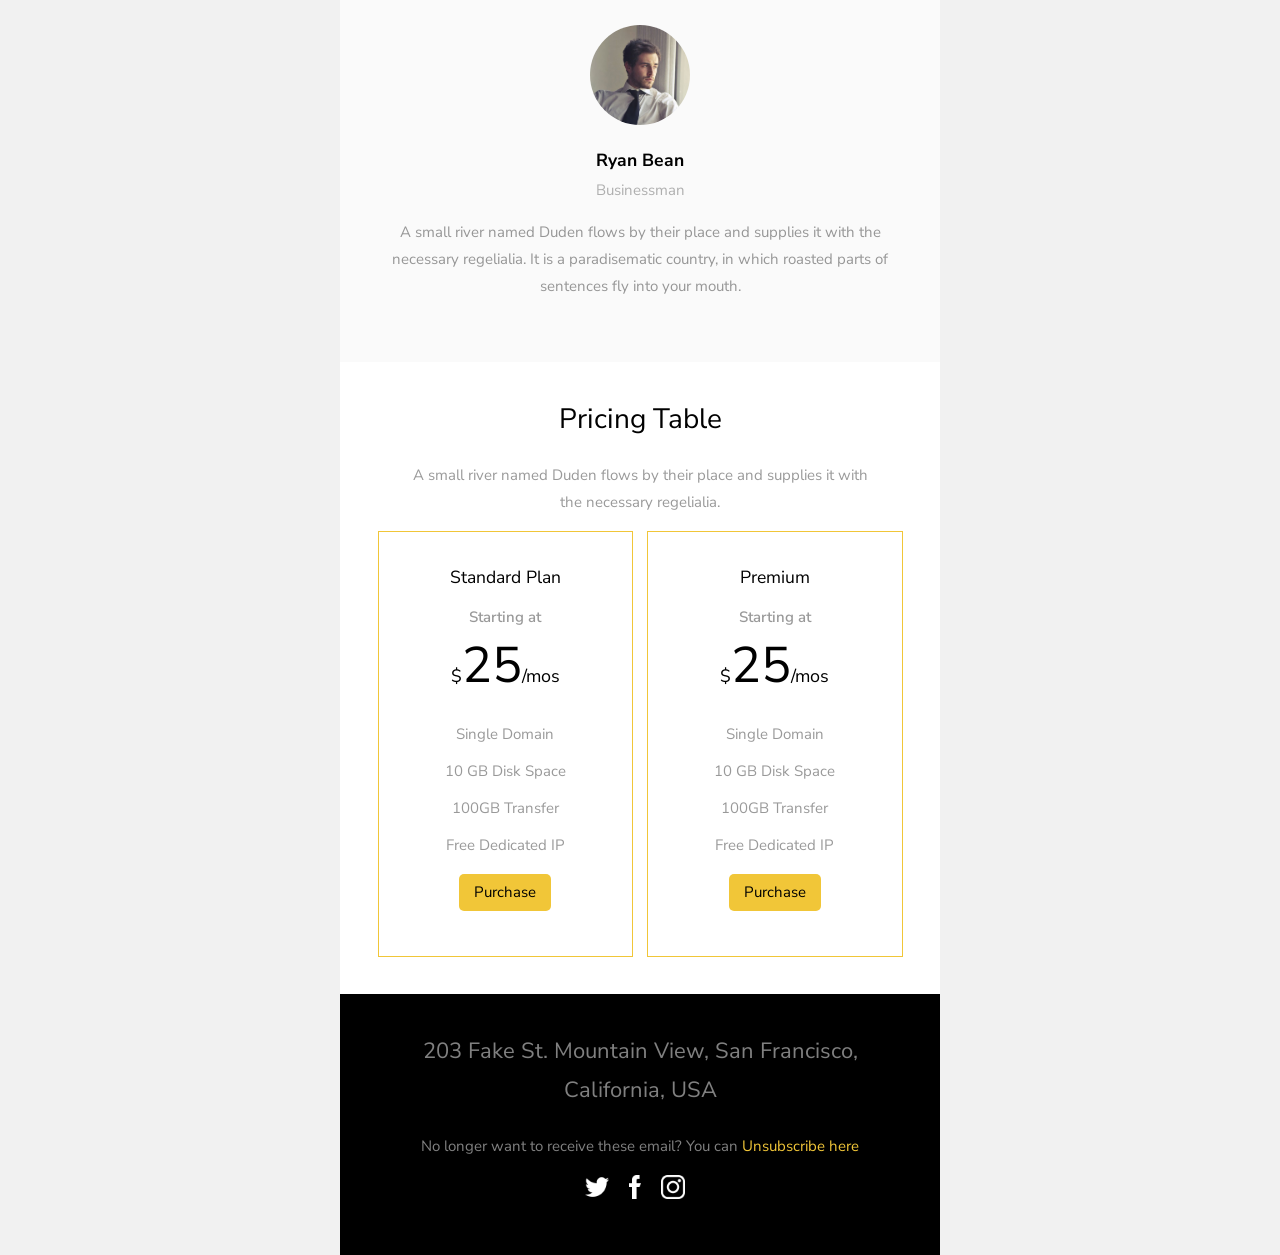
<file: target/classes/META-INF/resources/email/email-templates/14/index.html>
<!DOCTYPE html>
<html lang="en" xmlns="http://www.w3.org/1999/xhtml" xmlns:v="urn:schemas-microsoft-com:vml" xmlns:o="urn:schemas-microsoft-com:office:office">
<head>
    <meta charset="utf-8"> <!-- utf-8 works for most cases -->
    <meta name="viewport" content="width=device-width"> <!-- Forcing initial-scale shouldn't be necessary -->
    <meta http-equiv="X-UA-Compatible" content="IE=edge"> <!-- Use the latest (edge) version of IE rendering engine -->
    <meta name="x-apple-disable-message-reformatting">  <!-- Disable auto-scale in iOS 10 Mail entirely -->
    <title></title> <!-- The title tag shows in email notifications, like Android 4.4. -->

    <link href="https://fonts.googleapis.com/css?family=Nunito+Sans:200,300,400,600,700" rel="stylesheet">

    <!-- CSS Reset : BEGIN -->
    <style>

        /* What it does: Remove spaces around the email design added by some email clients. */
        /* Beware: It can remove the padding / margin and add a background color to the compose a reply window. */
        html,
body {
    margin: 0 auto !important;
    padding: 0 !important;
    height: 100% !important;
    width: 100% !important;
    background: #f1f1f1;
}

/* What it does: Stops email clients resizing small text. */
* {
    -ms-text-size-adjust: 100%;
    -webkit-text-size-adjust: 100%;
}

/* What it does: Centers email on Android 4.4 */
div[style*="margin: 16px 0"] {
    margin: 0 !important;
}

/* What it does: Stops Outlook from adding extra spacing to tables. */
table,
td {
    mso-table-lspace: 0pt !important;
    mso-table-rspace: 0pt !important;
}

/* What it does: Fixes webkit padding issue. */
table {
    border-spacing: 0 !important;
    border-collapse: collapse !important;
    table-layout: fixed !important;
    margin: 0 auto !important;
}

/* What it does: Uses a better rendering method when resizing images in IE. */
img {
    -ms-interpolation-mode:bicubic;
}

/* What it does: Prevents Windows 10 Mail from underlining links despite inline CSS. Styles for underlined links should be inline. */
a {
    text-decoration: none;
}

/* What it does: A work-around for email clients meddling in triggered links. */
*[x-apple-data-detectors],  /* iOS */
.unstyle-auto-detected-links *,
.aBn {
    border-bottom: 0 !important;
    cursor: default !important;
    color: inherit !important;
    text-decoration: none !important;
    font-size: inherit !important;
    font-family: inherit !important;
    font-weight: inherit !important;
    line-height: inherit !important;
}

/* What it does: Prevents Gmail from displaying a download button on large, non-linked images. */
.a6S {
    display: none !important;
    opacity: 0.01 !important;
}

/* What it does: Prevents Gmail from changing the text color in conversation threads. */
.im {
    color: inherit !important;
}

/* If the above doesn't work, add a .g-img class to any image in question. */
img.g-img + div {
    display: none !important;
}

/* What it does: Removes right gutter in Gmail iOS app: https://github.com/TedGoas/Cerberus/issues/89  */
/* Create one of these media queries for each additional viewport size you'd like to fix */

/* iPhone 4, 4S, 5, 5S, 5C, and 5SE */
@media only screen and (min-device-width: 320px) and (max-device-width: 374px) {
    u ~ div .email-container {
        min-width: 320px !important;
    }
}
/* iPhone 6, 6S, 7, 8, and X */
@media only screen and (min-device-width: 375px) and (max-device-width: 413px) {
    u ~ div .email-container {
        min-width: 375px !important;
    }
}
/* iPhone 6+, 7+, and 8+ */
@media only screen and (min-device-width: 414px) {
    u ~ div .email-container {
        min-width: 414px !important;
    }
}


    </style>

    <!-- CSS Reset : END -->

    <!-- Progressive Enhancements : BEGIN -->
    <style>

	    .primary{
	background: #f1c638;
}
.bg_white{
	background: #ffffff;
}
.bg_light{
	background: #fafafa;
}
.bg_black{
	background: #000000;
}
.bg_dark{
	background: rgba(0,0,0,.8);
}
.email-section{
	padding:2.5em;
}

/*BUTTON*/
.btn{
	padding: 5px 15px;
	display: inline-block;
}
.btn.btn-primary{
	border-radius: 5px;
	background: #f1c638;
	color: #000;
}
.btn.btn-white{
	border-radius: 5px;
	background: #ffffff;
	color: #000000;
}
.btn.btn-white-outline{
	border-radius: 5px;
	background: transparent;
	border: 1px solid #fff;
	color: #fff;
}
.btn.btn-black{
	border-radius: 5px;
	background: #000;
	color: #fff;
}

h1,h2,h3,h4,h5,h6{
	font-family: 'Nunito Sans', sans-serif;
	color: #000000;
	margin-top: 0;
}

body{
	font-family: 'Nunito Sans', sans-serif;
	font-weight: 400;
	font-size: 15px;
	line-height: 1.8;
	color: rgba(0,0,0,.4);
}

a{
	color: #f1c638;
}

table{
}
/*LOGO*/

.logo h1{
	margin: 0;
}
.logo h1 a{
	color: #000000;
	font-size: 20px;
	font-weight: 700;
	font-family: 'Nunito Sans', sans-serif;
}

.navigation{
	padding: 0;
}
.navigation li{
	list-style: none;
	display: inline-block;;
	margin-left: 5px;
	font-size: 13px;
	font-weight: 500;
}
.navigation li a{
	color: rgba(0,0,0,.4);
}

/*HERO*/
.hero{
	position: relative;
	z-index: 0;
}
.hero .overlay{
	position: absolute;
	top: 0;
	left: 0;
	right: 0;
	bottom: 0;
	content: '';
	width: 100%;
	background: #000000;
	z-index: -1;
	opacity: .3;
}
.hero .icon{
}
.hero .icon a{
	display: block;
	width: 60px;
	margin: 0 auto;
}
.hero .text{
	color: rgba(0,0,0,.8);
}
.hero .text h2{
	color: #000;
	font-size: 32px;
	margin-bottom: 0;
	font-weight: 200;
	line-height: 1.4;
}


/*HEADING SECTION*/
.heading-section{
}
.heading-section h2{
	color: #000000;
	font-size: 28px;
	margin-top: 0;
	line-height: 1.4;
	font-weight: 400;
}
.heading-section .subheading{
	margin-bottom: 20px !important;
	display: inline-block;
	font-size: 13px;
	text-transform: uppercase;
	letter-spacing: 2px;
	color: rgba(0,0,0,.4);
	position: relative;
}
.heading-section .subheading::after{
	position: absolute;
	left: 0;
	right: 0;
	bottom: -10px;
	content: '';
	width: 100%;
	height: 2px;
	background: #f1c638;
	margin: 0 auto;
}

.heading-section-white{
	color: rgba(255,255,255,.8);
}
.heading-section-white h2{
	font-family: 
	line-height: 1;
	padding-bottom: 0;
}
.heading-section-white h2{
	color: #ffffff;
}
.heading-section-white .subheading{
	margin-bottom: 0;
	display: inline-block;
	font-size: 13px;
	text-transform: uppercase;
	letter-spacing: 2px;
	color: rgba(255,255,255,.4);
}


.icon{
	text-align: center;
}
.icon img{
}


/*SERVICES*/
.services{
}
.text-services{
	padding: 10px 10px 0; 
	text-align: center;
}
.text-services h3{
	font-size: 18px;
	font-weight: 400;
}

.services-list{
	padding: 0;
	margin: 0 0 20px 0;
	width: 100%;
	float: left;
}

.services-list img{
	float: left;
}
.services-list .text{
	width: calc(100% - 60px);
	float: right;
}
.services-list h3{
	margin-top: 0;
	margin-bottom: 0;
}
.services-list p{
	margin: 0;
}

/*PROJECT*/
.project-entry{
	position: relative;
}
.text-project{
	padding-top: 10px;
	position: absolute;
	bottom: 10px;
	left: 0;
	right: 0;
}
.text-project h3{
	margin-bottom: 0;
	font-size: 16px;
	font-weight: 600;
}
.text-project h3 a{
	color: #fff;
}
.text-project span{
	font-size: 13px;
	color: rgba(255,255,255,.8);
}

/*PRICING*/
.pricing{
	position: relative;
	text-align: center;
	border: 1px solid rgba(0,0,0,.05);
	border: 1px solid #f1c638;
	padding: 2em 1em;
	/*rgba(0,0,0,.05;)*/
}
.pricing h3{
	font-weight: 400;
	margin-bottom: 10px;
}
.pricing h2{
	font-size: 50px;
	font-weight: 400;
	margin-bottom: 0;
	margin-top: 0;
	line-height: 1.4;
}
.pricing .start{
	padding: 0;
	font-weight: 600;
	margin-bottom: 0;
}
.pricing h2 span{
}
.pricing h2 small{
	font-size: 18px;
}
.pricing ul{
	padding: 0;
	margin: 20px 0 0 0;
}
.pricing ul li{
	list-style: none;
	margin-bottom: 10px;
}

/*BLOG*/
.text-services .meta{
	text-transform: uppercase;
	font-size: 14px;
	margin-top: 0;
}
.text-services h3{
	margin-top: 0;
	line-height: 1.2;
	font-size: 20px;
}

/*TESTIMONY*/
.text-testimony .name{
	margin: 0;
}
.text-testimony .position{
	color: rgba(0,0,0,.3);

}


/*VIDEO*/
.img{
	width: 100%;
	height: auto;
	position: relative;
}
.img .icon{
	position: absolute;
	top: 50%;
	left: 0;
	right: 0;
	bottom: 0;
	margin-top: -25px;
}
.img .icon a{
	display: block;
	width: 60px;
	position: absolute;
	top: 0;
	left: 50%;
	margin-left: -25px;
}



/*COUNTER*/
.counter{
	width: 100%;
	position: relative;
	z-index: 0;
}
.counter .overlay{
	position: absolute;
	top: 0;
	left: 0;
	right: 0;
	bottom: 0;
	content: '';
	width: 100%;
	background: #000000;
	z-index: -1;
	opacity: .3;
}
.counter-text{
	text-align: center;
}
.counter-text .num{
	display: block;
	color: #000;
	font-size: 34px;
	font-weight: 400;
}
.counter-text .name{
	display: block;
	color: rgba(0,0,0,.9);
	font-size: 14px;
}



ul.social{
	padding: 20px 0 0 0;
}
ul.social li{
	display: inline-block;
	margin-right: 10px;
}
/*FOOTER*/

.footer{
	color: rgba(255,255,255,.5);

}
.footer .heading{
	color: #ffffff;
	font-size: 20px;
}
.footer ul{
	margin: 0;
	padding: 0;
}
.footer ul li{
	list-style: none;
	margin-bottom: 10px;
}
.footer ul li a{
	color: rgba(255,255,255,1);
}


@media screen and (max-width: 500px) {

	.icon{
		text-align: left;
	}

	.text-services{
		padding-left: 0;
		padding-right: 20px;
		text-align: left;
	}

}


    </style>


</head>

<body width="100%" style="margin: 0; padding: 0 !important; mso-line-height-rule: exactly; background-color: #222222;">
	<center style="width: 100%; background-color: #f1f1f1;">
    <div style="display: none; font-size: 1px;max-height: 0px; max-width: 0px; opacity: 0; overflow: hidden; mso-hide: all; font-family: sans-serif;">
      &zwnj;&nbsp;&zwnj;&nbsp;&zwnj;&nbsp;&zwnj;&nbsp;&zwnj;&nbsp;&zwnj;&nbsp;&zwnj;&nbsp;&zwnj;&nbsp;&zwnj;&nbsp;&zwnj;&nbsp;&zwnj;&nbsp;&zwnj;&nbsp;&zwnj;&nbsp;&zwnj;&nbsp;&zwnj;&nbsp;&zwnj;&nbsp;&zwnj;&nbsp;&zwnj;&nbsp;
    </div>
    <div style="max-width: 600px; margin: 0 auto;" class="email-container">
    	<!-- BEGIN BODY -->
      <table align="center" role="presentation" cellspacing="0" cellpadding="0" border="0" width="100%" style="margin: auto;">
      	<tr>
          <td valign="top" class="bg_white" style="padding: 1em 2.5em;">
          	<table role="presentation" border="0" cellpadding="0" cellspacing="0" width="100%">
          		<tr>
          			<td width="40%" class="logo" style="text-align: left;">
			            <h1><a href="#">Business</a></h1>
			          </td>
			          <td width="60%" class="logo" style="text-align: right;">
			            <ul class="navigation">
			            	<li><a href="#">Home</a></li>
			            	<li><a href="#">About</a></li>
			            	<li><a href="#">Works</a></li>
			            	<li><a href="#">Blog</a></li>
			            	<li><a href="#">Contact</a></li>
			            </ul>
			          </td>
          		</tr>
          	</table>
          </td>
	      </tr><!-- end tr -->
				<tr>
          <td valign="middle" class="hero bg_white">
            <table role="presentation" cellspacing="0" cellpadding="0" border="0" width="100%">
            	<tr>
            		<td valign="middle" width="50%">
                  <table role="presentation" cellspacing="0" cellpadding="0" border="0" width="100%">
                    <tr>
                      <td>
                        <img src="images/bg_1.jpg" alt="" style="width: 100%; max-width: 600px; height: auto; margin: auto; display: block;">
                      </td>
                    </tr>
                  </table>
                </td>
                <td valign="middle" width="50%" class="primary">
                  <table role="presentation" cellspacing="0" cellpadding="0" border="0" width="100%">
                    <tr>
                      <td class="text" style="text-align: left; padding: 20px 30px;">
				              	<h2>We're Email Template Builder</h2>
				              	<p>A small river named Duden flows by their place and supplies it with the necessary regelialia.</p>
				              	<p><a href="#" class="btn btn-black">Shop now</a></p>
                      </td>
                    </tr>
                  </table>
                </td>
            	</tr>
            </table>
          </td>
	      </tr><!-- end tr -->
	      <tr>
		      <td class="bg_white">
		        <table role="presentation" cellspacing="0" cellpadding="0" border="0" width="100%">
		          <tr>
		            <td class="bg_white email-section">
		            	<div class="heading-section" style="text-align: center; padding: 0 30px;">
		              	<h2>Our Services</h2>
		              	<p>A small river named Duden flows by their place and supplies it with the necessary regelialia.</p>
		            	</div>
		            	<table role="presentation" border="0" cellpadding="0" cellspacing="0" width="100%">
		            		<tr>
                      <td valign="top" width="50%" style="padding-top: 20px;" class="services">
                        <table role="presentation" cellspacing="0" cellpadding="0" border="0" width="100%">
                          <tr>
                            <td class="icon">
                              <img src="images/001-diet.png" alt="" style="width: 50px; max-width: 600px; height: auto; margin: auto; display: block;">
                            </td>
                          </tr>
                          <tr>
                            <td class="text-services">
                            	<h3>Web Design</h3>
                             	<p>Far far away, behind the word mountains, far from the countries</p>
                            </td>
                          </tr>
                        </table>
                      </td>
                      <td valign="top" width="50%" style="padding-top: 20px;" class="services">
                        <table role="presentation" cellspacing="0" cellpadding="0" border="0" width="100%">
                          <tr>
                            <td class="icon">
                              <img src="images/003-recipe-book.png" alt="" style="width: 50px; max-width: 600px; height: auto; margin: auto; display: block;">
                            </td>
                          </tr>
                          <tr>
                            <td class="text-services">
                            	<h3>Web Development</h3>
                              <p>Far far away, behind the word mountains, far from the countries</p>
                            </td>
                          </tr>
                        </table>
                      </td>
                    </tr>
		            	</table>
		            </td>
		          </tr><!-- end: tr -->
		          <tr>
		            <td class="primary email-section" style="width: 100%;">
		            	<table role="presentation" border="0" cellpadding="0" cellspacing="0" width="100%">
		            		<tr>
		            			<td valign="middle" width="50%">
                        <table role="presentation" cellspacing="0" cellpadding="0" border="0" width="100%">
                          <tr>
                            <td>
                              <img src="images/about.jpg" alt="" style="width: 100%; max-width: 600px; height: auto; margin: auto; display: block;">
                            </td>
                          </tr>
                        </table>
                      </td>
                      <td valign="middle" width="50%">
                        <table role="presentation" cellspacing="0" cellpadding="0" border="0" width="100%">
                          <tr>
                            <td class="text-services" style="text-align: left; padding-left:25px;">
                            	<div class="heading-section">
								              	<h2>Business Strategy</h2>
								              	<p>A small river named Duden flows by their place and supplies it with the necessary regelialia.</p>
								              	<p><a href="#" class="btn btn-primary">Read more</a></p>
								            	</div>
                            </td>
                          </tr>
                        </table>
                      </td>
                    </tr>
		            	</table>
		            </td>
		          </tr><!-- end: tr -->
		          <tr>
		            <td class="bg_white email-section">
		            	<div class="heading-section" style="text-align: center; padding: 0 30px;">
		              	<h2>Projects</h2>
		              	<p>A small river named Duden flows by their place and supplies it with the necessary regelialia.</p>
		            	</div>
		            	<table role="presentation" border="0" cellpadding="0" cellspacing="0" width="100%">
		            		<tr>
                      <td width="50%">
                        <div class="project-entry">
                        	<img src="images/work-1.jpg" alt="" style="width: 100%; max-width: 600px; height: auto; margin: auto; display: block;">
                        	<div class="text-project" style="text-align: center;">
                          	<h3><a href="#">Office Room</a></h3>
                          	<span>Printing</span>
                          </div>
                        </div>
                      </td>
                      <td width="50%">
                        <div class="project-entry">
                        	<img src="images/work-2.jpg" alt="" style="width: 100%; max-width: 600px; height: auto; margin: auto; display: block;">
                        	<div class="text-project" style="text-align: center;">
                          	<h3><a href="#">Workplace</a></h3>
                          	<span>Design</span>
                          </div>
                        </div>
                      </td>
                    </tr>
		            	</table>
		            	<table role="presentation" border="0" cellpadding="0" cellspacing="0" width="100%">
		            		<tr>
                      <td width="50%">
                        <div class="project-entry">
                        	<img src="images/work-3.jpg" alt="" style="width: 100%; max-width: 600px; height: auto; margin: auto; display: block;">
                        	<div class="text-project" style="text-align: center;">
                          	<h3><a href="#">Modern Design</a></h3>
                          	<span>Branding</span>
                          </div>
                        </div>
                      </td>
                      <td width="50%">
                        <div class="project-entry">
                        	<img src="images/work-4.jpg" alt="" style="width: 100%; max-width: 600px; height: auto; margin: auto; display: block;">
                        	<div class="text-project" style="text-align: center;">
                          	<h3><a href="#">Work Hour</a></h3>
                          	<span>Logo</span>
                          </div>
                        </div>
                      </td>
                    </tr>
		            	</table>
		            </td>
		          </tr><!-- end: tr -->

		          <tr>
			          <td valign="middle" class="counter">
			            <table role="presentation" border="0" cellpadding="0" cellspacing="0" width="100%">
			            	<tr>
			            		<td valign="middle" width="33.333%" style="padding: 3em 0; background-color: rgba(241,198,56,.9);">
                        <table role="presentation" cellspacing="0" cellpadding="0" border="0" width="100%">
                          <tr>
                            <td class="counter-text">
                            	<span class="num">20</span>
                            	<span class="name">Clients</span>
                            </td>
                          </tr>
                        </table>
                      </td>
                      <td valign="middle" width="33.333%" style="padding: 3em 0; background-color: rgba(241,198,56,1);">
                        <table role="presentation" cellspacing="0" cellpadding="0" border="0" width="100%">
                          <tr>
                            <td class="counter-text">
                            	<span class="num">1200</span>
                            	<span class="name">Projects</span>
                            </td>
                          </tr>
                        </table>
                      </td>
                      <td valign="middle" width="33.333%" style="padding: 3em 0; background-color: rgba(241,198,56,.8);">
                        <table role="presentation" cellspacing="0" cellpadding="0" border="0" width="100%">
                          <tr>
                            <td class="counter-text">
                            	<span class="num">100</span>
                            	<span class="name">Coffee Cups</span>
                            </td>
                          </tr>
                        </table>
                      </td>
			            	</tr>
			            </table>
			          </td>
				      </tr><!-- end tr -->
				      <tr>
		            <td class="bg_white email-section">
		            	<div class="heading-section" style="text-align: center; padding: 0 30px;">
		              	<h2>Our Blog</h2>
		              	<p>A small river named Duden flows by their place and supplies it with the necessary regelialia.</p>
		            	</div>
		            	<table role="presentation" border="0" cellpadding="0" cellspacing="0" width="100%">
		            		<tr>
                      <td valign="top" width="50%" style="padding-top: 20px;">
                        <table role="presentation" cellspacing="0" cellpadding="10" border="0" width="100%">
                          <tr>
                            <td>
                              <img src="images/blog-1.jpg" alt="" style="width: 100%; max-width: 600px; height: auto; margin: auto; display: block;">
                            </td>
                          </tr>
                          <tr>
                            <td class="text-services" style="text-align: left;">
                            	<h3>Business Key to Success</h3>
                            	<p class="meta"><span>Posted on Feb 18, 2019</span> <span>Food</span></p>
                             	<p>Far far away, behind the word mountains, far from the countries</p>
                             	<p><a href="#" class="btn btn-primary">Read more</a></p>
                            </td>
                          </tr>
                        </table>
                      </td>
                      <td valign="top" width="50%" style="padding-top: 20px;">
                        <table role="presentation" cellspacing="0" cellpadding="10" border="0" width="100%">
                          <tr>
                            <td>
                              <img src="images/blog-2.jpg" alt="" style="width: 100%; max-width: 600px; height: auto; margin: auto; display: block;">
                            </td>
                          </tr>
                          <tr>
                            <td class="text-services" style="text-align: left;">
                            	<h3>Web Design Technique</h3>
                            	<p class="meta"><span>Posted on Feb 18, 2019</span> <span>Food</span></p>
                              <p>Far far away, behind the word mountains, far from the countries</p>
                              <p><a href="#" class="btn btn-primary">Read more</a></p>
                            </td>
                          </tr>
                        </table>
                      </td>
                    </tr>
		            	</table>
		            </td>
		          </tr><!-- end: tr -->
		          <tr>
		            <td class="bg_light email-section">
		            	<div class="heading-section" style="text-align: center; padding: 0 30px;">
		              	<h2>Our Team</h2>
		              	<p>A small river named Duden flows by their place and supplies it with the necessary regelialia.</p>
		            	</div>
		            	<table role="presentation" border="0" cellpadding="10" cellspacing="0" width="100%">
		            		<tr>
                      <td valign="top" width="50%" style="padding-top: 20px;">
                        <table role="presentation" cellspacing="0" cellpadding="0" border="0" width="100%">
                          <tr>
                            <td>
                              <img src="images/person_1.jpg" alt="" style="width: 100px; max-width: 600px; height: auto; margin: auto; margin-bottom: 20px; display: block; border-radius: 50%;">
                            </td>
                          </tr>
                          <tr>
                            <td class="text-testimony" style="text-align: center;">
                            	<h3 class="name">Ronald Tuff</h3>
                            	<span class="position">Businessman</span>
                             	<p>Far far away, behind the word mountains</p>
                            </td>
                          </tr>
                        </table>
                      </td>
                      <td valign="top" width="50%" style="padding-top: 20px;">
                        <table role="presentation" cellspacing="0" cellpadding="0" border="0" width="100%">
                          <tr>
                            <td>
                              <img src="images/person_2.jpg" alt="" style="width: 100px; max-width: 600px; height: auto; margin: auto; margin-bottom: 20px; display: block; border-radius: 50%;">
                            </td>
                          </tr>
                          <tr>
                            <td class="text-testimony" style="text-align: center;">
                            	<h3 class="name">Willam Clarson</h3>
                            	<span class="position">Businessman</span>
                              <p>Far far away, behind the word mountains</p>
                            </td>
                          </tr>
                        </table>
                      </td>
                    </tr>
		            	</table>
		            	<table role="presentation" border="0" cellpadding="10" cellspacing="0" width="100%">
		            		<tr>
                      <td valign="top" style="padding-top: 20px;">
                        <table role="presentation" cellspacing="0" cellpadding="0" border="0" width="100%">
                          <tr>
                            <td>
                              <img src="images/person_3.jpg" alt="" style="width: 100px; max-width: 600px; height: auto; margin: auto; margin-bottom: 20px; display: block; border-radius: 50%;">
                            </td>
                          </tr>
                          <tr>
                            <td class="text-testimony" style="text-align: center;">
                            	<h3 class="name">Ryan Bean</h3>
                            	<span class="position">Businessman</span>
                             	<p>A small river named Duden flows by their place and supplies it with the necessary regelialia. It is a paradisematic country, in which roasted parts of sentences fly into your mouth.</p>
                            </td>
                          </tr>
                        </table>
                      </td>
                    </tr>
		            	</table>
		            </td>
		          </tr><!-- end: tr -->
		          <tr>
		            <td class="bg_white email-section" style="width: 100%;">
		            	<div class="heading-section" style="text-align: center; padding: 0 30px;">
		              	<h2>Pricing Table</h2>
		              	<p>A small river named Duden flows by their place and supplies it with the necessary regelialia.</p>
		            	</div>
		            	<table role="presentation" border="0" cellpadding="0" cellspacing="0" width="100%">
		            		<tr>
                      <td valign="middle" width="50%" style="padding-right: 7px;">
                      	<div class="pricing">
                      		<h3>Standard Plan</h3>
                      		<span class="start">Starting at</span>
                      		<h2>
													<span><small>$</small>25<small>/mos</small></span>
                      		</h2>
													<ul>
														<li>Single Domain</li>
														<li>10 GB Disk Space</li>
														<li>100GB Transfer</li>
														<li>Free Dedicated IP</li>
													</ul>
													<p><a href="#" class="btn btn-primary">Purchase</a></p>
                      	</div>
                      </td>
                      <td valign="middle" width="50%" style="padding-left: 7px;">
                      	<div class="pricing">
                      		<h3>Premium</h3>
                      		<span class="start">Starting at</span>
                      		<h2>
													<span><small>$</small>25<small>/mos</small></span>
                      		</h2>
													<ul>
														<li>Single Domain</li>
														<li>10 GB Disk Space</li>
														<li>100GB Transfer</li>
														<li>Free Dedicated IP</li>
													</ul>
													<p><a href="#" class="btn btn-primary">Purchase</a></p>
                      	</div>
                      </td>
                    </tr>
		            	</table>
		            </td>
		          </tr><!-- end: tr -->
		        </table>

		      </td>
		    </tr><!-- end:tr -->
      <!-- 1 Column Text + Button : END -->
      </table>
      <table align="center" role="presentation" cellspacing="0" cellpadding="0" border="0" width="100%" style="margin: auto;">
        <tr>
        	<td valign="middle" class="bg_black footer email-section">
        		<table role="presentation" cellspacing="0" cellpadding="0" border="0" width="100%" style="margin: auto;">
        			<tr>
        				<td width="100%" style="text-align: center;">
        					<p style="font-size: 22px; margin-top: 0;">203 Fake St. Mountain View, San Francisco, California, USA</p>
        				</td>
        			</tr>
        			<tr>
        				<td width="100%" style="text-align: center;">
        					<p style="margin-top: 0;">No longer want to receive these email? You can <a href="#">Unsubscribe here</a></p>
        				</td>
        			</tr>
        			<tr>
        				<td width="100%" style="text-align: center;">
        					<ul class="social">
                		<li><img src="images/004-twitter-logo.png" alt="" style="width: 24px; max-width: 600px; height: auto; display: block;"></li>
                		<li><img src="images/005-facebook.png" alt="" style="width: 24px; max-width: 600px; height: auto; display: block;"></li>
                		<li><img src="images/006-instagram-logo.png" alt="" style="width: 24px; max-width: 600px; height: auto; display: block;"></li>
                	</ul>
        				</td>
        			</tr>
            </table>
        	</td>
        </tr>
      </table>

    </div>
  </center>
</body>
</html>
</file>
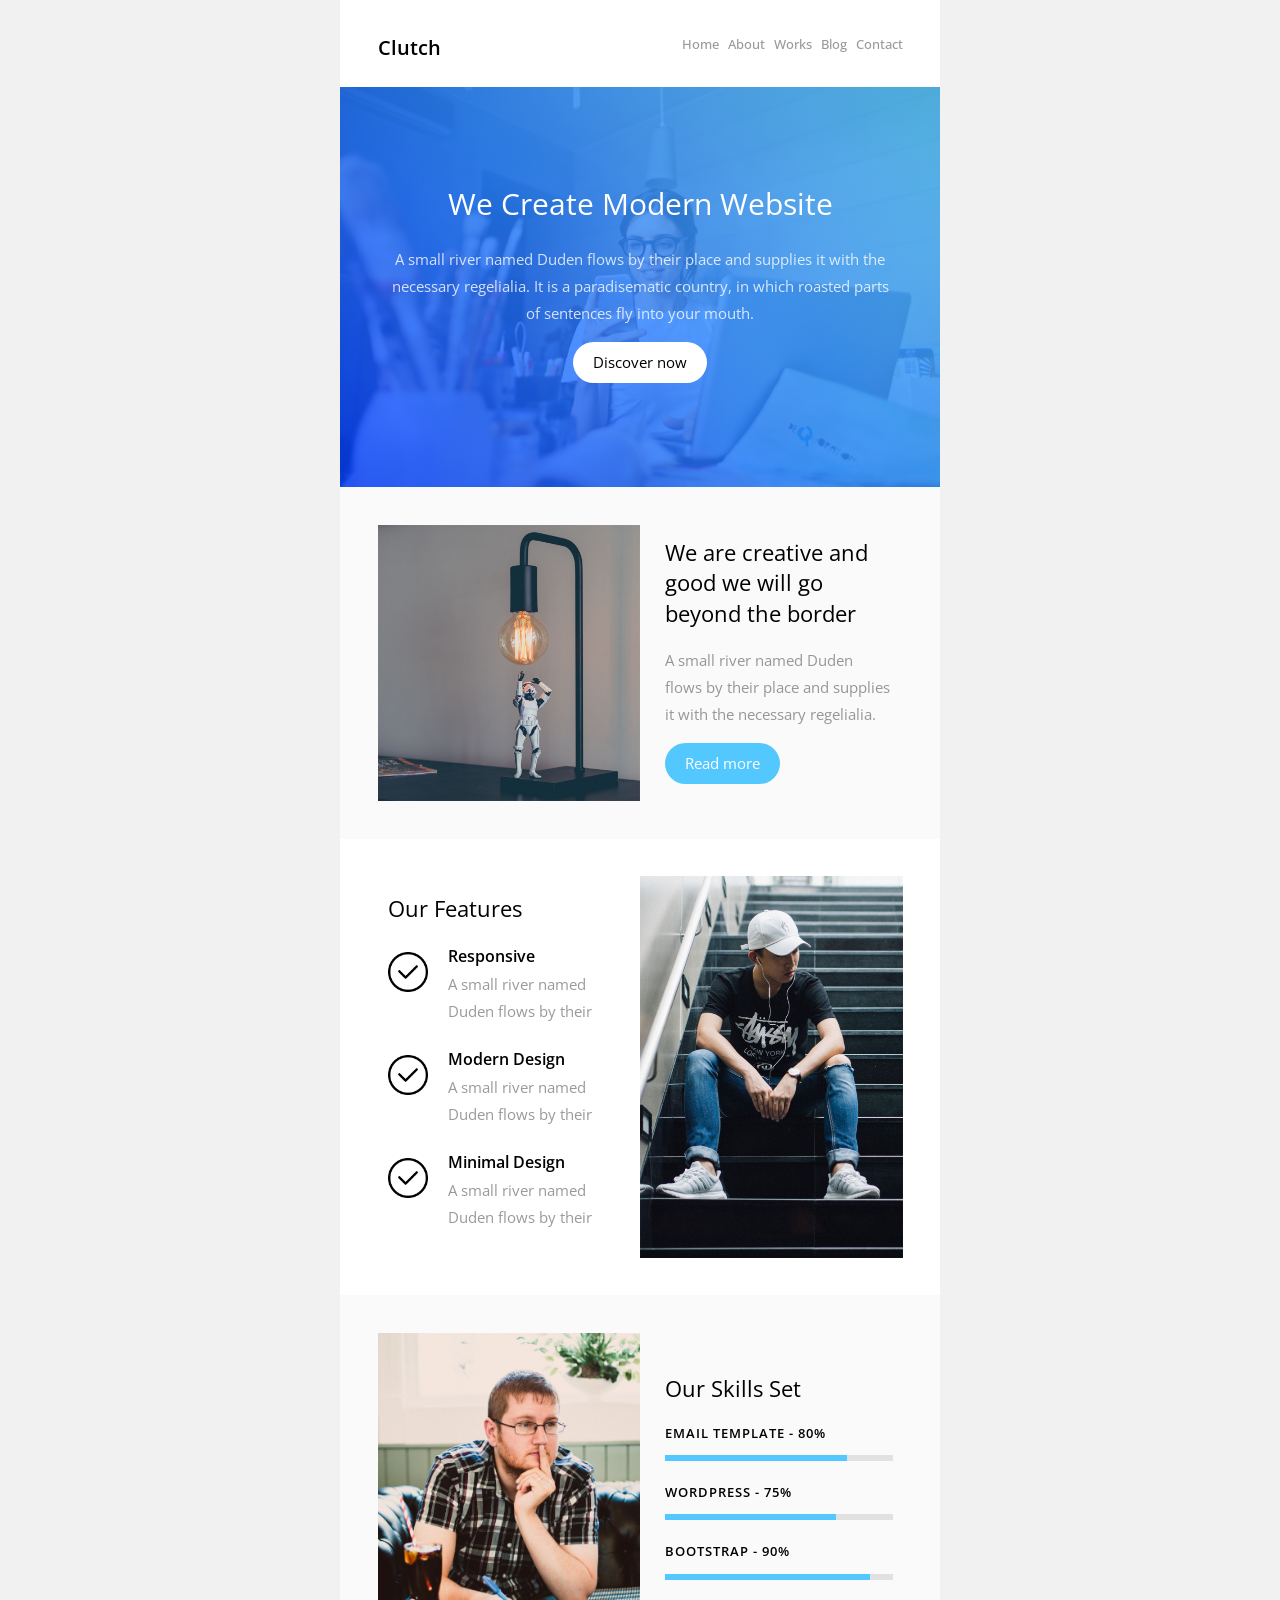
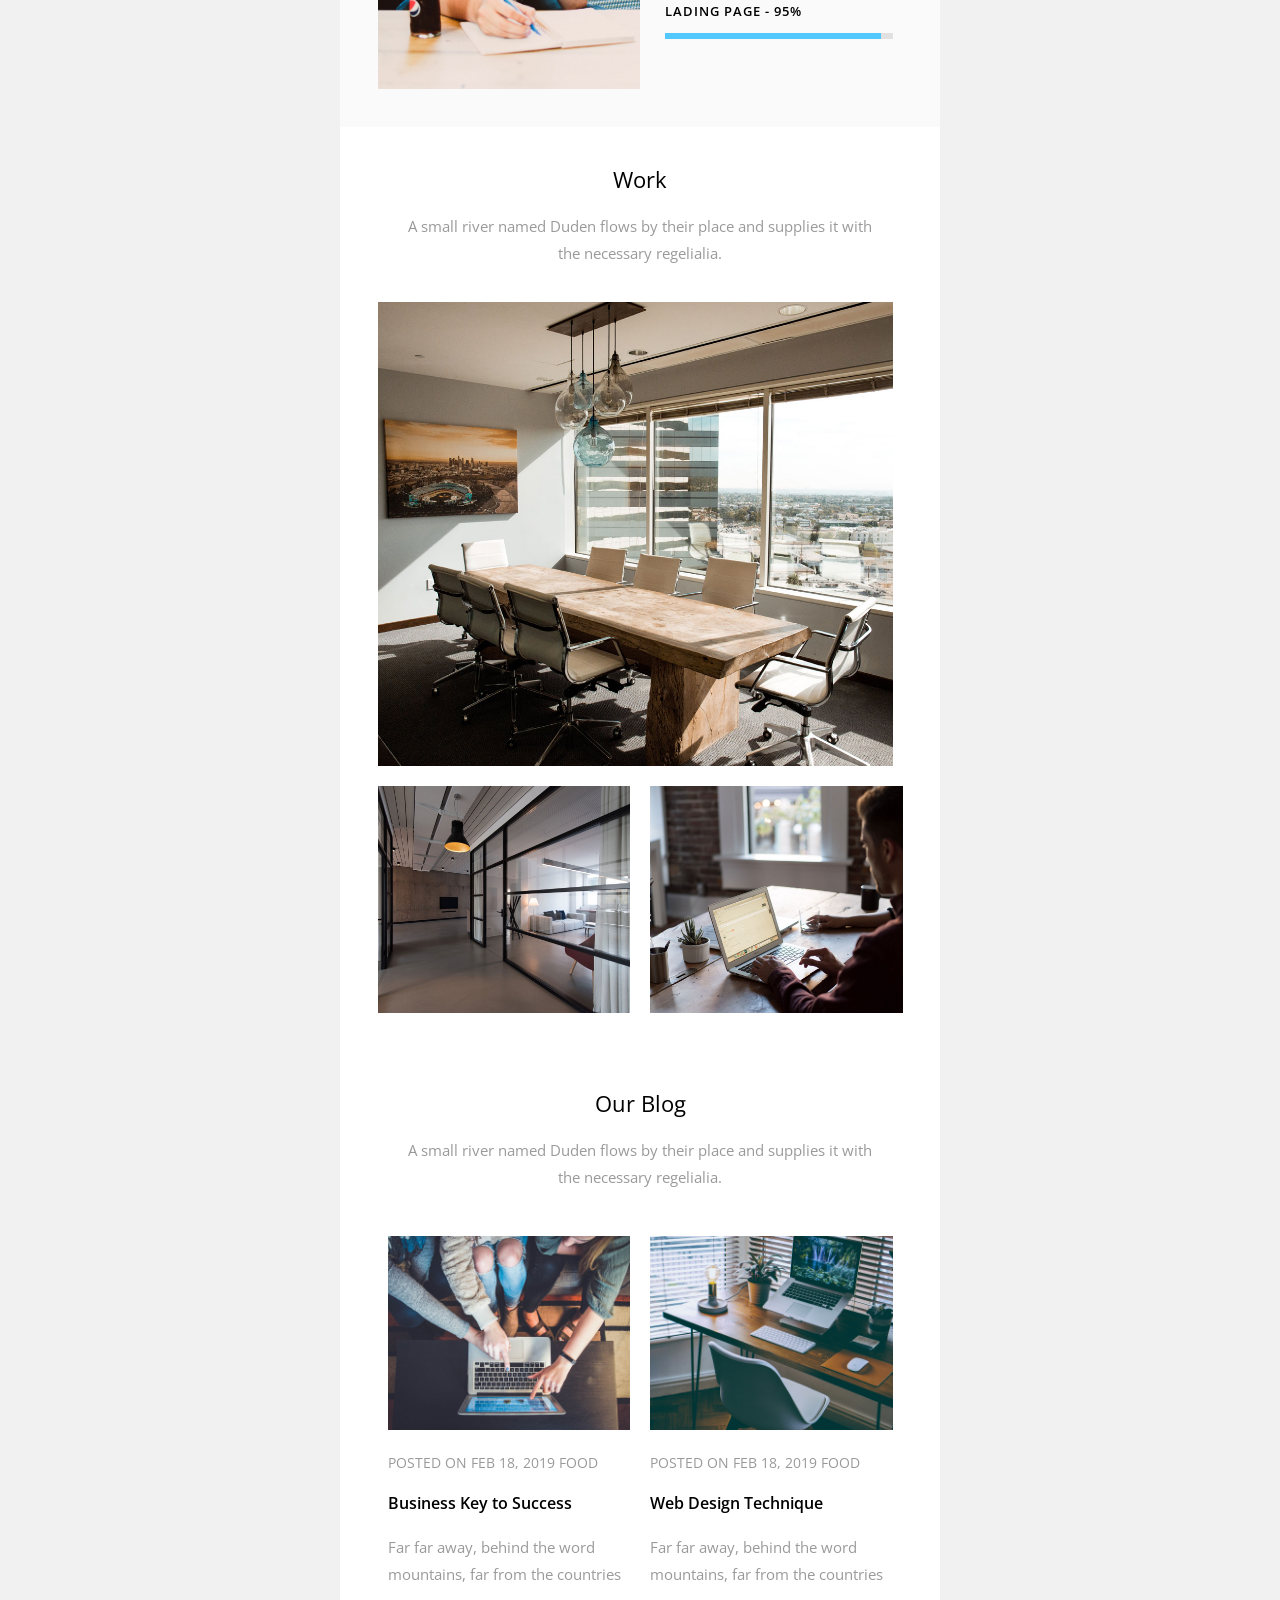
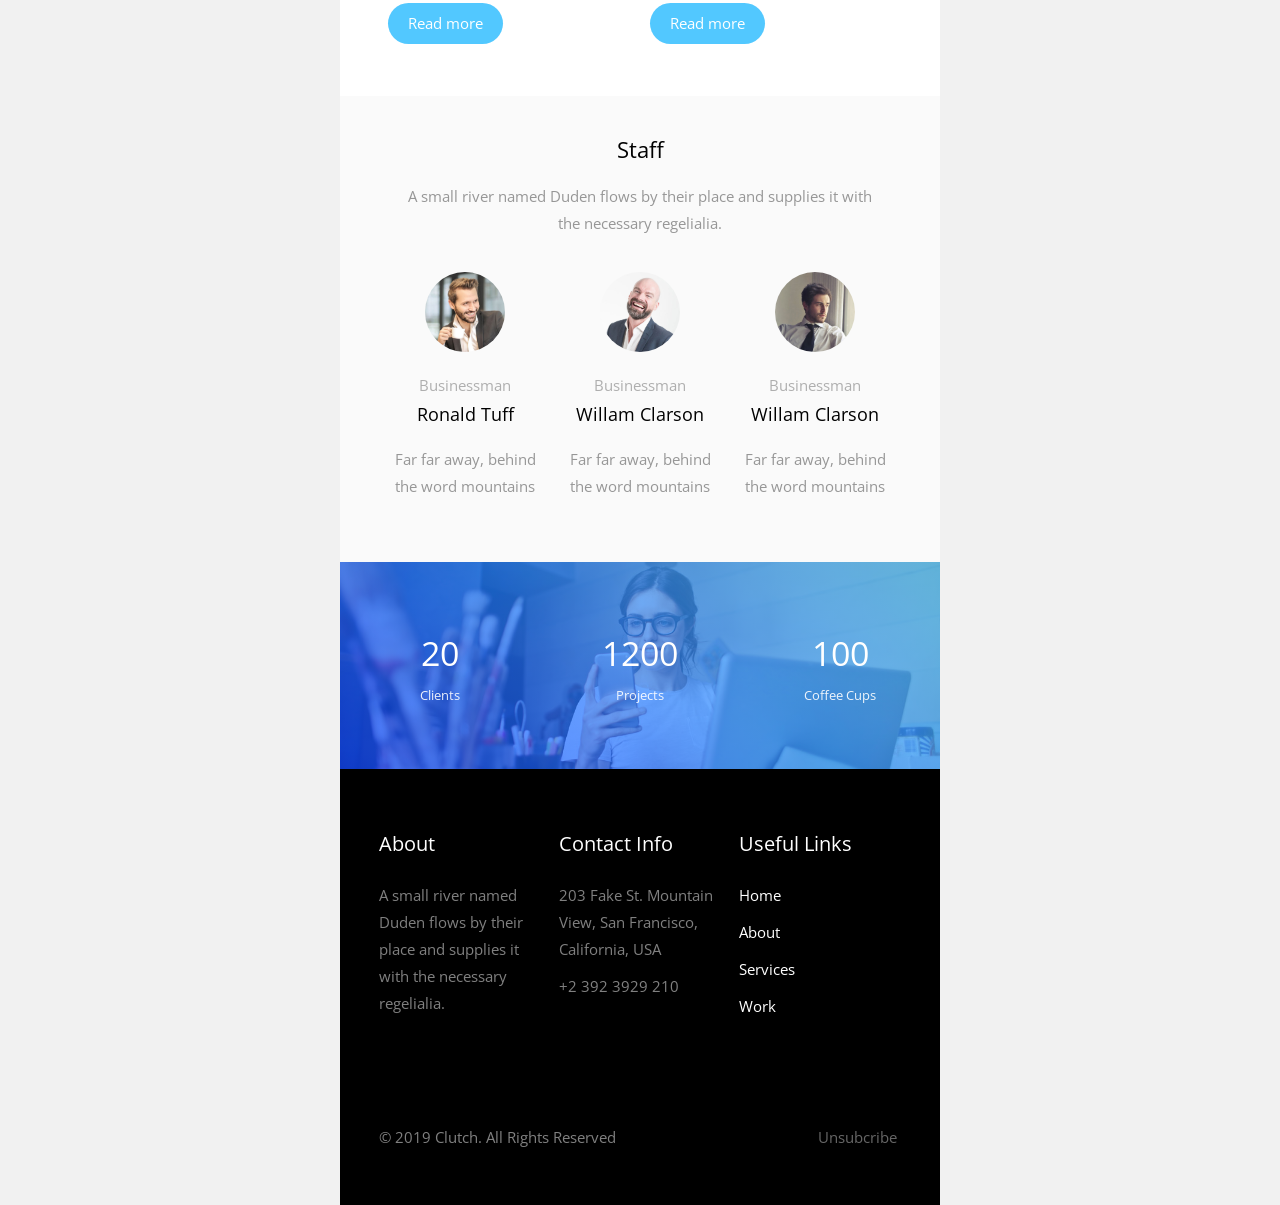
<file: target/classes/META-INF/resources/email/email-templates/15/index.html>
<!DOCTYPE html>
<html lang="en" xmlns="http://www.w3.org/1999/xhtml" xmlns:v="urn:schemas-microsoft-com:vml" xmlns:o="urn:schemas-microsoft-com:office:office">
<head>
    <meta charset="utf-8"> <!-- utf-8 works for most cases -->
    <meta name="viewport" content="width=device-width"> <!-- Forcing initial-scale shouldn't be necessary -->
    <meta http-equiv="X-UA-Compatible" content="IE=edge"> <!-- Use the latest (edge) version of IE rendering engine -->
    <meta name="x-apple-disable-message-reformatting">  <!-- Disable auto-scale in iOS 10 Mail entirely -->
    <title></title> <!-- The title tag shows in email notifications, like Android 4.4. -->

    <link href="https://fonts.googleapis.com/css?family=Open+Sans:300,400,600,700" rel="stylesheet">

    <!-- CSS Reset : BEGIN -->
    <style>

        /* What it does: Remove spaces around the email design added by some email clients. */
        /* Beware: It can remove the padding / margin and add a background color to the compose a reply window. */
        html,
body {
    margin: 0 auto !important;
    padding: 0 !important;
    height: 100% !important;
    width: 100% !important;
    background: #f1f1f1;
}

/* What it does: Stops email clients resizing small text. */
* {
    -ms-text-size-adjust: 100%;
    -webkit-text-size-adjust: 100%;
}

/* What it does: Centers email on Android 4.4 */
div[style*="margin: 16px 0"] {
    margin: 0 !important;
}

/* What it does: Stops Outlook from adding extra spacing to tables. */
table,
td {
    mso-table-lspace: 0pt !important;
    mso-table-rspace: 0pt !important;
}

/* What it does: Fixes webkit padding issue. */
table {
    border-spacing: 0 !important;
    border-collapse: collapse !important;
    table-layout: fixed !important;
    margin: 0 auto !important;
}

/* What it does: Uses a better rendering method when resizing images in IE. */
img {
    -ms-interpolation-mode:bicubic;
}

/* What it does: Prevents Windows 10 Mail from underlining links despite inline CSS. Styles for underlined links should be inline. */
a {
    text-decoration: none;
}

/* What it does: A work-around for email clients meddling in triggered links. */
*[x-apple-data-detectors],  /* iOS */
.unstyle-auto-detected-links *,
.aBn {
    border-bottom: 0 !important;
    cursor: default !important;
    color: inherit !important;
    text-decoration: none !important;
    font-size: inherit !important;
    font-family: inherit !important;
    font-weight: inherit !important;
    line-height: inherit !important;
}

/* What it does: Prevents Gmail from displaying a download button on large, non-linked images. */
.a6S {
    display: none !important;
    opacity: 0.01 !important;
}

/* What it does: Prevents Gmail from changing the text color in conversation threads. */
.im {
    color: inherit !important;
}

/* If the above doesn't work, add a .g-img class to any image in question. */
img.g-img + div {
    display: none !important;
}

/* What it does: Removes right gutter in Gmail iOS app: https://github.com/TedGoas/Cerberus/issues/89  */
/* Create one of these media queries for each additional viewport size you'd like to fix */

/* iPhone 4, 4S, 5, 5S, 5C, and 5SE */
@media only screen and (min-device-width: 320px) and (max-device-width: 374px) {
    u ~ div .email-container {
        min-width: 320px !important;
    }
}
/* iPhone 6, 6S, 7, 8, and X */
@media only screen and (min-device-width: 375px) and (max-device-width: 413px) {
    u ~ div .email-container {
        min-width: 375px !important;
    }
}
/* iPhone 6+, 7+, and 8+ */
@media only screen and (min-device-width: 414px) {
    u ~ div .email-container {
        min-width: 414px !important;
    }
}

    </style>

    <!-- CSS Reset : END -->

    <!-- Progressive Enhancements : BEGIN -->
    <style>

	    .primary{
	background: #52c8ff;
}
.bg_white{
	background: #ffffff;
}
.bg_light{
	background: #fafafa;
}
.bg_black{
	background: #000000;
}
.bg_dark{
	background: rgba(0,0,0,.8);
}
.email-section{
	padding:2.5em;
}

/*BUTTON*/
.btn{
	padding: 7px 20px;
	display: inline-block;
}
.btn.btn-primary{
	border-radius: 30px;
	background: #52c8ff;
	color: #ffffff;
}
.btn.btn-white{
	border-radius: 30px;
	background: #ffffff;
	color: #000000;
}
.btn.btn-white-outline{
	border-radius: 30px;
	background: transparent;
	border: 1px solid #fff;
	color: #fff;
}

h1,h2,h3,h4,h5,h6{
	font-family: 'Open Sans', sans-serif;
	color: #000000;
	margin-top: 0;
	font-weight: normal;
}

body{
	font-family: 'Open Sans', sans-serif;
	font-weight: 400;
	font-size: 15px;
	line-height: 1.8;
	color: rgba(0,0,0,.4);
}

a{
	color: #52c8ff;
}

table{
}
/*LOGO*/

.logo h1{
	margin: 0;
}
.logo h1 a{
	color: #000000;
	font-size: 20px;
	font-weight: 600;
	font-family: 'Open Sans', sans-serif;
}

.navigation{
	padding: 0;
}
.navigation li{
	list-style: none;
	display: inline-block;;
	margin-left: 5px;
	font-size: 13px;
	font-weight: 500;
}
.navigation li a{
	color: rgba(0,0,0,.4);
}

/*HERO*/
.hero{
	position: relative;
	z-index: 0;
}
.hero .overlay{
	position: absolute;
	top: 0;
	left: 0;
	right: 0;
	bottom: 0;
	content: '';
	width: 100%;
	background: #000000;
	z-index: -1;
	opacity: .8;
	background: rgba(3,63,255,1);
	background: -moz-linear-gradient(45deg, rgba(3,63,255,1) 0%, rgba(82,200,255,1) 100%);
	background: -webkit-gradient(left bottom, right top, color-stop(0%, rgba(3,63,255,1)), color-stop(100%, rgba(82,200,255,1)));
	background: -webkit-linear-gradient(45deg, rgba(3,63,255,1) 0%, rgba(82,200,255,1) 100%);
	background: -o-linear-gradient(45deg, rgba(3,63,255,1) 0%, rgba(82,200,255,1) 100%);
	background: -ms-linear-gradient(45deg, rgba(3,63,255,1) 0%, rgba(82,200,255,1) 100%);
	background: linear-gradient(45deg, rgba(3,63,255,1) 0%, rgba(82,200,255,1) 100%);
	filter: progid:DXImageTransform.Microsoft.gradient( startColorstr='#033fff', endColorstr='#52c8ff', GradientType=1 );
}
.hero .icon{
}
.hero .icon a{
	display: block;
	width: 60px;
	margin: 0 auto;
}
.hero .text{
	color: rgba(255,255,255,.8);
}
.hero .text h2{
	color: #ffffff;
	font-size: 30px;
	margin-bottom: 0;
	font-weight: 400;
}


/*HEADING SECTION*/
.heading-section{
}
.heading-section h2{
	color: #000000;
	font-size: 22px;
	margin-top: 0;
	line-height: 1.4;
	font-weight: 400;
	/*text-transform: uppercase;*/
}
.heading-section .subheading{
	margin-bottom: 20px !important;
	display: inline-block;
	font-size: 13px;
	text-transform: uppercase;
	letter-spacing: 2px;
	color: rgba(0,0,0,.4);
	position: relative;
}
.heading-section .subheading::after{
	position: absolute;
	left: 0;
	right: 0;
	bottom: -10px;
	content: '';
	width: 100%;
	height: 2px;
	background: #52c8ff;
	margin: 0 auto;
}

.heading-section-white{
	color: rgba(255,255,255,.8);
}
.heading-section-white h2{
	font-family: 
	line-height: 1;
	padding-bottom: 0;
}
.heading-section-white h2{
	color: #ffffff;
}
.heading-section-white .subheading{
	margin-bottom: 0;
	display: inline-block;
	font-size: 13px;
	text-transform: uppercase;
	letter-spacing: 2px;
	color: rgba(255,255,255,.4);
}


.icon{
	text-align: center;
}
.icon img{
}


/*SERVICES*/
.services{
	background: rgba(0,0,0,.03);
}
.text-services{
	padding: 10px 10px 0; 
	text-align: center;
}
.text-services h3{
	font-size: 16px;
	font-weight: 600;
}

.services-list{
	padding: 0;
	margin: 0 0 20px 0;
	width: 100%;
	float: left;
}

.services-list img{
	float: left;
}
.services-list .text{
	width: calc(100% - 60px);
	float: right;
}
.services-list h3{
	margin-top: 0;
	margin-bottom: 0;
}
.services-list p{
	margin: 0;
}

/*BLOG*/
.text-services .meta{
	text-transform: uppercase;
	font-size: 14px;
	margin-top: 0;
}

/*TESTIMONY*/
.text-testimony .name{
	margin: 0;
}
.text-testimony .position{
	color: rgba(0,0,0,.3);

}


/*VIDEO*/
.img{
	width: 100%;
	height: auto;
	position: relative;
}
.img .icon{
	position: absolute;
	top: 50%;
	left: 0;
	right: 0;
	bottom: 0;
	margin-top: -25px;
}
.img .icon a{
	display: block;
	width: 60px;
	position: absolute;
	top: 0;
	left: 50%;
	margin-left: -25px;
}



/*COUNTER*/
.counter{
	width: 100%;
	position: relative;
	z-index: 0;
}
.counter .overlay{
	position: absolute;
	top: 0;
	left: 0;
	right: 0;
	bottom: 0;
	content: '';
	width: 100%;
	background: #000000;
	z-index: -1;
	opacity: .7;
	background: rgba(3,63,255,1);
	background: -moz-linear-gradient(45deg, rgba(3,63,255,1) 0%, rgba(82,200,255,1) 100%);
	background: -webkit-gradient(left bottom, right top, color-stop(0%, rgba(3,63,255,1)), color-stop(100%, rgba(82,200,255,1)));
	background: -webkit-linear-gradient(45deg, rgba(3,63,255,1) 0%, rgba(82,200,255,1) 100%);
	background: -o-linear-gradient(45deg, rgba(3,63,255,1) 0%, rgba(82,200,255,1) 100%);
	background: -ms-linear-gradient(45deg, rgba(3,63,255,1) 0%, rgba(82,200,255,1) 100%);
	background: linear-gradient(45deg, rgba(3,63,255,1) 0%, rgba(82,200,255,1) 100%);
	filter: progid:DXImageTransform.Microsoft.gradient( startColorstr='#033fff', endColorstr='#52c8ff', GradientType=1 );
}
.counter-text{
	text-align: center;
}
.counter-text .num{
	display: block;
	color: #ffffff;
	font-size: 34px;
	font-weight: 400;
}
.counter-text .name{
	display: block;
	color: rgba(255,255,255,.9);
	font-size: 13px;
}

/*PROGRESS*/
.progress{
	display: block;
	margin-bottom: 20px;
}
.progress h3{
	font-size: 13px;
	font-weight: 600;
	text-transform: uppercase;
	letter-spacing: 1px;
	margin-bottom: 10px;
}
.progressbar {
  padding: 0px;
  background: rgba(0,0,0,.1);
}

.progressbar>div {
  background: #52c8ff;
  /* Adjust with JavaScript */
  height: 6px;
}

/*FOOTER*/

.footer{
	color: rgba(255,255,255,.5);

}
.footer .heading{
	color: #ffffff;
	font-size: 20px;
}
.footer ul{
	margin: 0;
	padding: 0;
}
.footer ul li{
	list-style: none;
	margin-bottom: 10px;
}
.footer ul li a{
	color: rgba(255,255,255,1);
}


@media screen and (max-width: 500px) {

	.icon{
		text-align: left;
	}

	.text-services{
		padding-left: 0;
		padding-right: 20px;
		text-align: left;
	}

}


    </style>


</head>

<body width="100%" style="margin: 0; padding: 0 !important; mso-line-height-rule: exactly; background-color: #222222;">
	<center style="width: 100%; background-color: #f1f1f1;">
    <div style="display: none; font-size: 1px;max-height: 0px; max-width: 0px; opacity: 0; overflow: hidden; mso-hide: all; font-family: sans-serif;">
      &zwnj;&nbsp;&zwnj;&nbsp;&zwnj;&nbsp;&zwnj;&nbsp;&zwnj;&nbsp;&zwnj;&nbsp;&zwnj;&nbsp;&zwnj;&nbsp;&zwnj;&nbsp;&zwnj;&nbsp;&zwnj;&nbsp;&zwnj;&nbsp;&zwnj;&nbsp;&zwnj;&nbsp;&zwnj;&nbsp;&zwnj;&nbsp;&zwnj;&nbsp;&zwnj;&nbsp;
    </div>
    <div style="max-width: 600px; margin: 0 auto;" class="email-container">
    	<!-- BEGIN BODY -->
      <table align="center" role="presentation" cellspacing="0" cellpadding="0" border="0" width="100%" style="margin: auto;">
      	<tr>
          <td valign="top" class="bg_white" style="padding: 1em 2.5em;">
          	<table role="presentation" border="0" cellpadding="0" cellspacing="0" width="100%">
          		<tr>
          			<td width="40%" class="logo" style="text-align: left;">
			            <h1><a href="#">Clutch</a></h1>
			          </td>
			          <td width="60%" class="logo" style="text-align: right;">
			            <ul class="navigation">
			            	<li><a href="#">Home</a></li>
			            	<li><a href="#">About</a></li>
			            	<li><a href="#">Works</a></li>
			            	<li><a href="#">Blog</a></li>
			            	<li><a href="#">Contact</a></li>
			            </ul>
			          </td>
          		</tr>
          	</table>
          </td>
	      </tr><!-- end tr -->
				<tr>
          <td valign="middle" class="hero bg_white" style="background-image: url(images/bg_1.jpg); background-size: cover; height: 400px;">
          	<div class="overlay"></div>
            <table>
            	<tr>
            		<td>
            			<div class="text" style="padding: 0 3em; text-align: center;">
            				<h2>We Create Modern Website</h2>
            				<p>A small river named Duden flows by their place and supplies it with the necessary regelialia. It is a paradisematic country, in which roasted parts of sentences fly into your mouth.</p>
            				<p><a href="#" class="btn btn-white">Discover now</a></p>
            			</div>
            		</td>
            	</tr>
            </table>
          </td>
	      </tr><!-- end tr -->
	      <tr>
		      <td class="bg_white">
		        <table role="presentation" cellspacing="0" cellpadding="0" border="0" width="100%">
		          <tr>
		            <td class="bg_light email-section" style="width: 100%;">
		            	<table role="presentation" border="0" cellpadding="0" cellspacing="0" width="100%">
		            		<tr>
		            			<td valign="middle" width="50%">
                        <table role="presentation" cellspacing="0" cellpadding="0" border="0" width="100%">
                          <tr>
                            <td>
                              <img src="images/about.jpg" alt="" style="width: 100%; max-width: 600px; height: auto; margin: auto; display: block;">
                            </td>
                          </tr>
                        </table>
                      </td>
                      <td valign="middle" width="50%">
                        <table role="presentation" cellspacing="0" cellpadding="0" border="0" width="100%">
                          <tr>
                            <td class="text-services" style="text-align: left; padding-left:25px;">
                            	<div class="heading-section">
								              	<h2>We are creative and good we will go beyond the border</h2>
								              	<p>A small river named Duden flows by their place and supplies it with the necessary regelialia.</p>
								              	<p><a href="#" class="btn btn-primary">Read more</a></p>
								            	</div>
                            </td>
                          </tr>
                        </table>
                      </td>
                    </tr>
		            	</table>
		            </td>
		          </tr><!-- end: tr -->
		          <tr>
		            <td class="bg_white email-section" style="width: 100%;">
		            	<table role="presentation" border="0" cellpadding="0" cellspacing="0" width="100%">
		            		<tr>
		            			<td valign="middle" width="50%">
                        <table role="presentation" cellspacing="0" cellpadding="0" border="0" width="100%">
                          <tr>
                            <td class="text-services" style="text-align: left; padding-right:25px;">
                            	<div class="heading-section">
								              	<h2>Our Features</h2>
								            	</div>
								            	<div class="services-list">
								            		<img src="images/verified.png" alt="" style="width: 40px; max-width: 600px; height: auto; display: block; margin-top: 10px;">
								            		<div class="text">
								            			<h3>Responsive</h3>
								            			<p>A small river named Duden flows by their</p>
								            		</div>
								            	</div>
								            	<div class="services-list">
								            		<img src="images/verified.png" alt="" style="width: 40px; max-width: 600px; height: auto; display: block; margin-top: 10px;">
								            		<div class="text">
								            			<h3>Modern Design</h3>
								            			<p>A small river named Duden flows by their</p>
								            		</div>
								            	</div>
								            	<div class="services-list">
								            		<img src="images/verified.png" alt="" style="width: 40px; max-width: 600px; height: auto; display: block; margin-top: 10px;">
								            		<div class="text">
								            			<h3>Minimal Design</h3>
								            			<p>A small river named Duden flows by their</p>
								            		</div>
								            	</div>
                            </td>
                          </tr>
                        </table>
                      </td>
		            			<td valign="middle" width="50%">
                        <table role="presentation" cellspacing="0" cellpadding="0" border="0" width="100%">
                          <tr>
                            <td>
                              <img src="images/bg_2.jpg" alt="" style="width: 100%; max-width: 600px; height: auto; margin: auto; display: block;">
                            </td>
                          </tr>
                        </table>
                      </td>
                    </tr>
		            	</table>
		            </td>
		          </tr><!-- end: tr -->
		          <tr>
		            <td class="bg_light email-section" style="width: 100%;">
		            	<table role="presentation" border="0" cellpadding="0" cellspacing="0" width="100%">
		            		<tr>
		            			<td valign="middle" width="50%">
                        <table role="presentation" cellspacing="0" cellpadding="0" border="0" width="100%">
                          <tr>
                            <td>
                              <img src="images/skill.jpg" alt="" style="width: 100%; max-width: 600px; height: auto; margin: auto; display: block;">
                            </td>
                          </tr>
                        </table>
                      </td>
		            			<td valign="middle" width="50%">
                        <table role="presentation" cellspacing="0" cellpadding="0" border="0" width="100%">
                          <tr>
                            <td class="text-services" style="text-align: left; padding-left:25px;">
                            	<div class="heading-section">
								              	<h2>Our Skills Set</h2>
								            	</div>
								            	<div class="progress">
								            		<h3>Email Template - 80%</h3>
									            	<div class="progressbar">
																  <div style="width: 80%"></div>
																</div>
															</div>
															<div class="progress">
								            		<h3>Wordpress - 75%</h3>
									            	<div class="progressbar">
																  <div style="width: 75%"></div>
																</div>
															</div>
															<div class="progress">
								            		<h3>Bootstrap - 90%</h3>
									            	<div class="progressbar">
																  <div style="width: 90%"></div>
																</div>
															</div>
															<div class="progress">
								            		<h3>Lading Page - 95%</h3>
									            	<div class="progressbar">
																  <div style="width: 95%"></div>
																</div>
															</div>
                            </td>
                          </tr>
                        </table>
                      </td>
                    </tr>
		            	</table>
		            </td>
		          </tr><!-- end: tr -->
		          <tr>
		            <td class="bg_white email-section">
		            	<div class="heading-section" style="text-align: center; padding: 0 30px;">
		              	<h2>Work</h2>
		              	<p>A small river named Duden flows by their place and supplies it with the necessary regelialia.</p>
		            	</div>
		            	<table role="presentation" border="0" cellpadding="0" cellspacing="0" width="100%">
		            		<tr>
                      <td valign="top" width="50%">
                        <table role="presentation" cellspacing="0" cellpadding="0" border="0" width="100%">
                          <tr>
                            <td style="padding-top: 20px; padding-right: 10px;">
                              <a href="#"><img src="images/work-1.jpg" alt="" style="width: 100%; max-width: 600px; height: auto; margin: auto; display: block;"></a>
                            </td>
                          </tr>
                        </table>
                      </td>
                    </tr>
		            	</table>
		            	<table role="presentation" border="0" cellpadding="0" cellspacing="0" width="100%">
		            		<tr>
                      <td valign="top" width="50%">
                        <table role="presentation" cellspacing="0" cellpadding="0" border="0" width="100%">
                          <tr>
                            <td style="padding-top: 20px; padding-right: 10px;">
                              <a href="#"><img src="images/work-3.jpg" alt="" style="width: 100%; max-width: 600px; height: auto; margin: auto; display: block;"></a>
                            </td>
                          </tr>
                        </table>
                      </td>
                      <td valign="top" width="50%">
                        <table role="presentation" cellspacing="0" cellpadding="0" border="0" width="100%">
                          <tr>
                            <td style="padding-top: 20px; padding-left: 10px;">
                              <a href="#"><img src="images/work-4.jpg" alt="" style="width: 100%; max-width: 600px; height: auto; margin: auto; display: block;"></a>
                            </td>
                          </tr>
                        </table>
                      </td>
                    </tr>
		            	</table>
		            </td>
		          </tr><!-- end: tr -->
				      <tr>
		            <td class="bg_white email-section">
		            	<div class="heading-section" style="text-align: center; padding: 0 30px;">
		              	<h2>Our Blog</h2>
		              	<p>A small river named Duden flows by their place and supplies it with the necessary regelialia.</p>
		            	</div>
		            	<table role="presentation" border="0" cellpadding="0" cellspacing="0" width="100%">
		            		<tr>
                      <td valign="top" width="50%" style="padding-top: 20px;">
                        <table role="presentation" cellspacing="0" cellpadding="10" border="0" width="100%">
                          <tr>
                            <td>
                              <img src="images/blog-1.jpg" alt="" style="width: 100%; max-width: 600px; height: auto; margin: auto; display: block;">
                            </td>
                          </tr>
                          <tr>
                            <td class="text-services" style="text-align: left;">
                            	<p class="meta"><span>Posted on Feb 18, 2019</span> <span>Food</span></p>
                            	<h3>Business Key to Success</h3>
                             	<p>Far far away, behind the word mountains, far from the countries</p>
                             	<p><a href="#" class="btn btn-primary">Read more</a></p>
                            </td>
                          </tr>
                        </table>
                      </td>
                      <td valign="top" width="50%" style="padding-top: 20px;">
                        <table role="presentation" cellspacing="0" cellpadding="10" border="0" width="100%">
                          <tr>
                            <td>
                              <img src="images/blog-2.jpg" alt="" style="width: 100%; max-width: 600px; height: auto; margin: auto; display: block;">
                            </td>
                          </tr>
                          <tr>
                            <td class="text-services" style="text-align: left;">
                            	<p class="meta"><span>Posted on Feb 18, 2019</span> <span>Food</span></p>
                            	<h3>Web Design Technique</h3>
                              <p>Far far away, behind the word mountains, far from the countries</p>
                              <p><a href="#" class="btn btn-primary">Read more</a></p>
                            </td>
                          </tr>
                        </table>
                      </td>
                    </tr>
		            	</table>
		            </td>
		          </tr><!-- end: tr -->
		          <tr>
		            <td class="bg_light email-section">
		            	<div class="heading-section" style="text-align: center; padding: 0 30px;">
		              	<h2>Staff</h2>
		              	<p>A small river named Duden flows by their place and supplies it with the necessary regelialia.</p>
		            	</div>
		            	<table role="presentation" border="0" cellpadding="10" cellspacing="0" width="100%">
		            		<tr>
                      <td valign="top" width="33.333%" style="padding-top: 20px;">
                        <table role="presentation" cellspacing="0" cellpadding="0" border="0" width="100%">
                          <tr>
                            <td>
                              <img src="images/person_1.jpg" alt="" style="width: 80px; max-width: 600px; height: auto; margin: auto; margin-bottom: 20px; display: block; border-radius: 50%;">
                            </td>
                          </tr>
                          <tr>
                            <td class="text-testimony" style="text-align: center;">
                            	<span class="position">Businessman</span>
                            	<h3 class="name">Ronald Tuff</h3>
                             	<p>Far far away, behind the word mountains</p>
                            </td>
                          </tr>
                        </table>
                      </td>
                      <td valign="top" width="33.333%" style="padding-top: 20px;">
                        <table role="presentation" cellspacing="0" cellpadding="0" border="0" width="100%">
                          <tr>
                            <td>
                              <img src="images/person_2.jpg" alt="" style="width: 80px; max-width: 600px; height: auto; margin: auto; margin-bottom: 20px; display: block; border-radius: 50%;">
                            </td>
                          </tr>
                          <tr>
                            <td class="text-testimony" style="text-align: center;">
                            	<span class="position">Businessman</span>
                            	<h3 class="name">Willam Clarson</h3>
                              <p>Far far away, behind the word mountains</p>
                            </td>
                          </tr>
                        </table>
                      </td>
                      <td valign="top" width="33.333%" style="padding-top: 20px;">
                        <table role="presentation" cellspacing="0" cellpadding="0" border="0" width="100%">
                          <tr>
                            <td>
                              <img src="images/person_3.jpg" alt="" style="width: 80px; max-width: 600px; height: auto; margin: auto; margin-bottom: 20px; display: block; border-radius: 50%;">
                            </td>
                          </tr>
                          <tr>
                            <td class="text-testimony" style="text-align: center;">
                            	<span class="position">Businessman</span>
                            	<h3 class="name">Willam Clarson</h3>
                              <p>Far far away, behind the word mountains</p>
                            </td>
                          </tr>
                        </table>
                      </td>
                    </tr>
		            	</table>
		            </td>
		          </tr><!-- end: tr -->
		          <tr>
			          <td valign="middle" class="counter" style="background-image: url(images/bg_1.jpg); background-size: cover; background-position: center center; padding: 4em 0;">
			          	<div class="overlay"></div>
			            <table>
			            	<tr>
			            		<td valign="middle" width="33.333%">
                        <table role="presentation" cellspacing="0" cellpadding="0" border="0" width="100%">
                          <tr>
                            <td class="counter-text">
                            	<span class="num">20</span>
                            	<span class="name">Clients</span>
                            </td>
                          </tr>
                        </table>
                      </td>
                      <td valign="middle" width="33.333%">
                        <table role="presentation" cellspacing="0" cellpadding="0" border="0" width="100%">
                          <tr>
                            <td class="counter-text">
                            	<span class="num">1200</span>
                            	<span class="name">Projects</span>
                            </td>
                          </tr>
                        </table>
                      </td>
                      <td valign="middle" width="33.333%">
                        <table role="presentation" cellspacing="0" cellpadding="0" border="0" width="100%">
                          <tr>
                            <td class="counter-text">
                            	<span class="num">100</span>
                            	<span class="name">Coffee Cups</span>
                            </td>
                          </tr>
                        </table>
                      </td>
			            	</tr>
			            </table>
			          </td>
				      </tr><!-- end tr -->
		        </table>

		      </td>
		    </tr><!-- end:tr -->
      <!-- 1 Column Text + Button : END -->
      </table>
      <table align="center" role="presentation" cellspacing="0" cellpadding="0" border="0" width="100%" style="margin: auto;">
      	<tr>
          <td valign="middle" class="bg_black footer email-section">
            <table>
            	<tr>
                <td valign="top" width="33.333%" style="padding-top: 20px;">
                  <table role="presentation" cellspacing="0" cellpadding="0" border="0" width="100%">
                    <tr>
                      <td style="text-align: left; padding-right: 10px;">
                      	<h3 class="heading">About</h3>
                      	<p>A small river named Duden flows by their place and supplies it with the necessary regelialia.</p>
                      </td>
                    </tr>
                  </table>
                </td>
                <td valign="top" width="33.333%" style="padding-top: 20px;">
                  <table role="presentation" cellspacing="0" cellpadding="0" border="0" width="100%">
                    <tr>
                      <td style="text-align: left; padding-left: 5px; padding-right: 5px;">
                      	<h3 class="heading">Contact Info</h3>
                      	<ul>
					                <li><span class="text">203 Fake St. Mountain View, San Francisco, California, USA</span></li>
					                <li><span class="text">+2 392 3929 210</span></a></li>
					              </ul>
                      </td>
                    </tr>
                  </table>
                </td>
                <td valign="top" width="33.333%" style="padding-top: 20px;">
                  <table role="presentation" cellspacing="0" cellpadding="0" border="0" width="100%">
                    <tr>
                      <td style="text-align: left; padding-left: 10px;">
                      	<h3 class="heading">Useful Links</h3>
                      	<ul>
					                <li><a href="#">Home</a></li>
					                <li><a href="#">About</a></li>
					                <li><a href="#">Services</a></li>
					                <li><a href="#">Work</a></li>
					              </ul>
                      </td>
                    </tr>
                  </table>
                </td>
              </tr>
            </table>
          </td>
        </tr><!-- end: tr -->
        <tr>
        	<td valign="middle" class="bg_black footer email-section">
        		<table>
            	<tr>
                <td valign="top" width="33.333%">
                  <table role="presentation" cellspacing="0" cellpadding="0" border="0" width="100%">
                    <tr>
                      <td style="text-align: left; padding-right: 10px;">
                      	<p>&copy; 2019 Clutch. All Rights Reserved</p>
                      </td>
                    </tr>
                  </table>
                </td>
                <td valign="top" width="33.333%">
                  <table role="presentation" cellspacing="0" cellpadding="0" border="0" width="100%">
                    <tr>
                      <td style="text-align: right; padding-left: 5px; padding-right: 5px;">
                      	<p><a href="#" style="color: rgba(255,255,255,.4);">Unsubcribe</a></p>
                      </td>
                    </tr>
                  </table>
                </td>
              </tr>
            </table>
        	</td>
        </tr>
      </table>

    </div>
  </center>
</body>
</html>
</file>
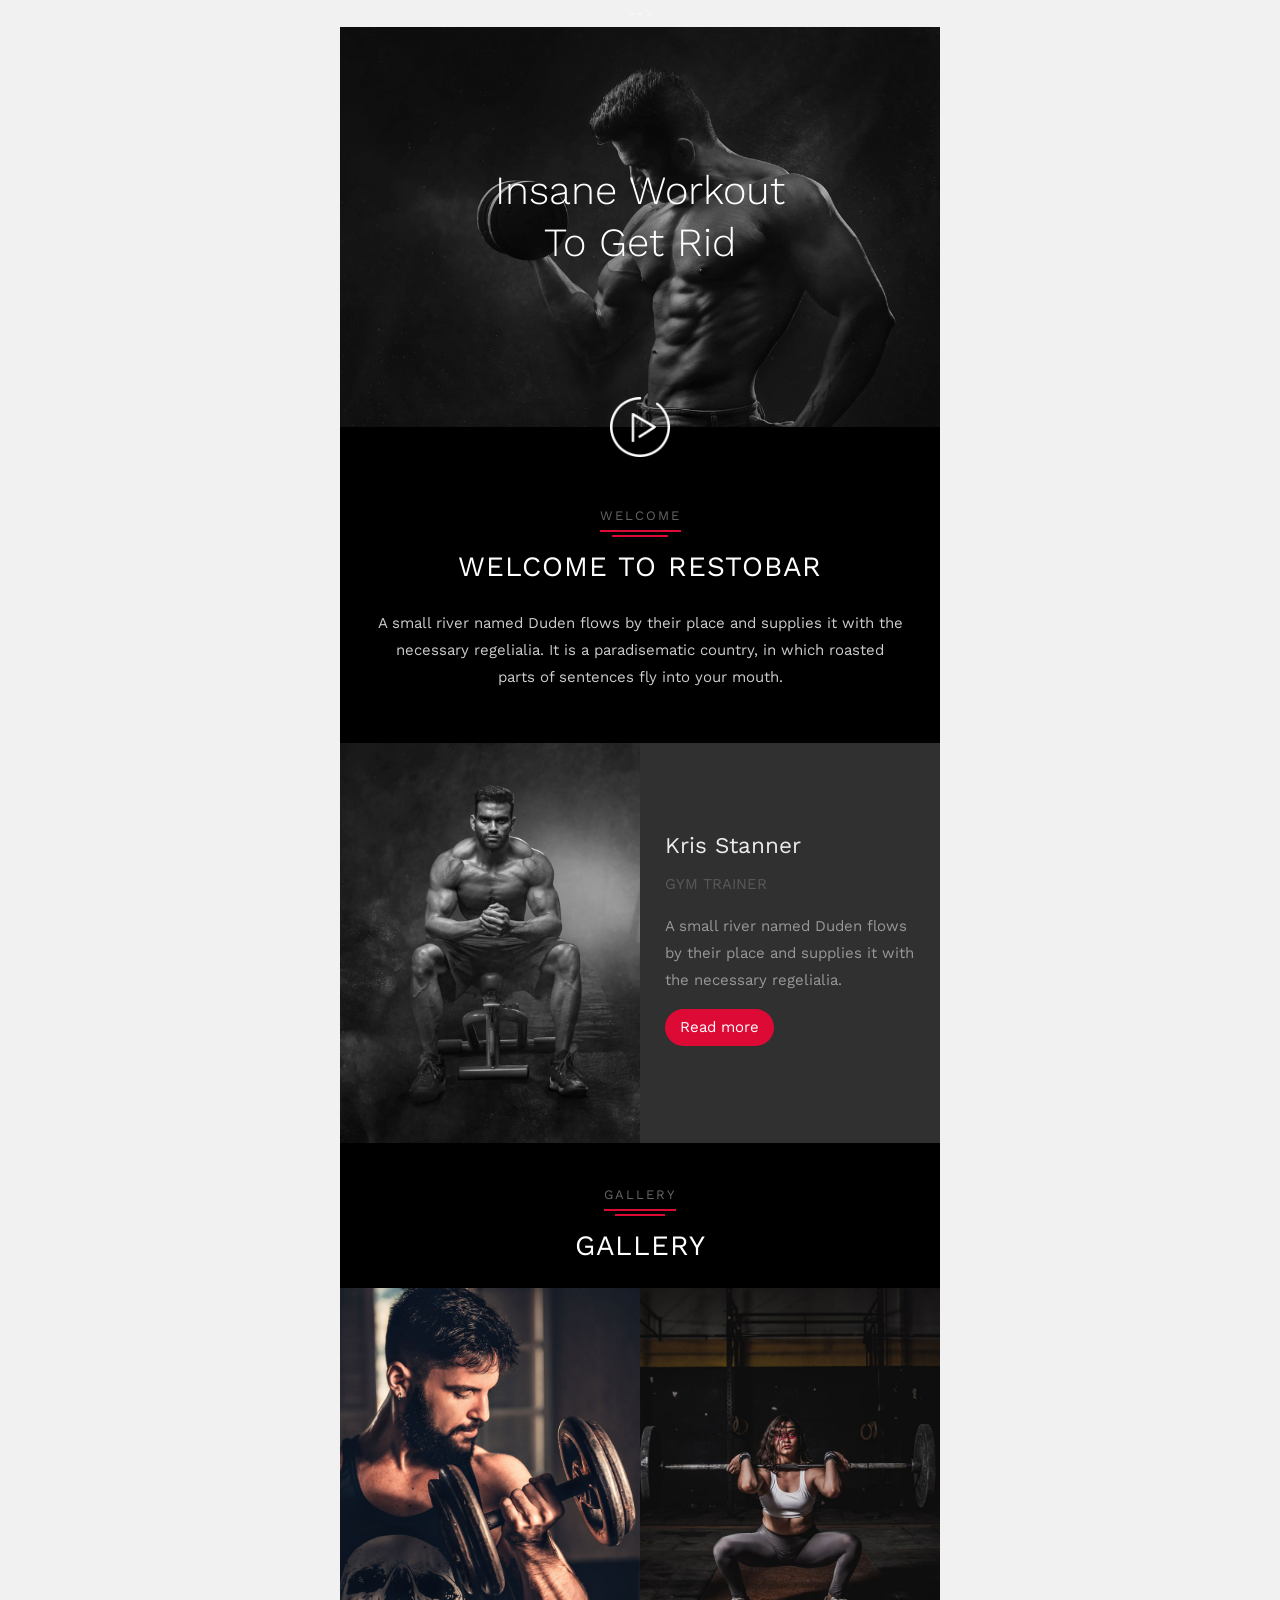
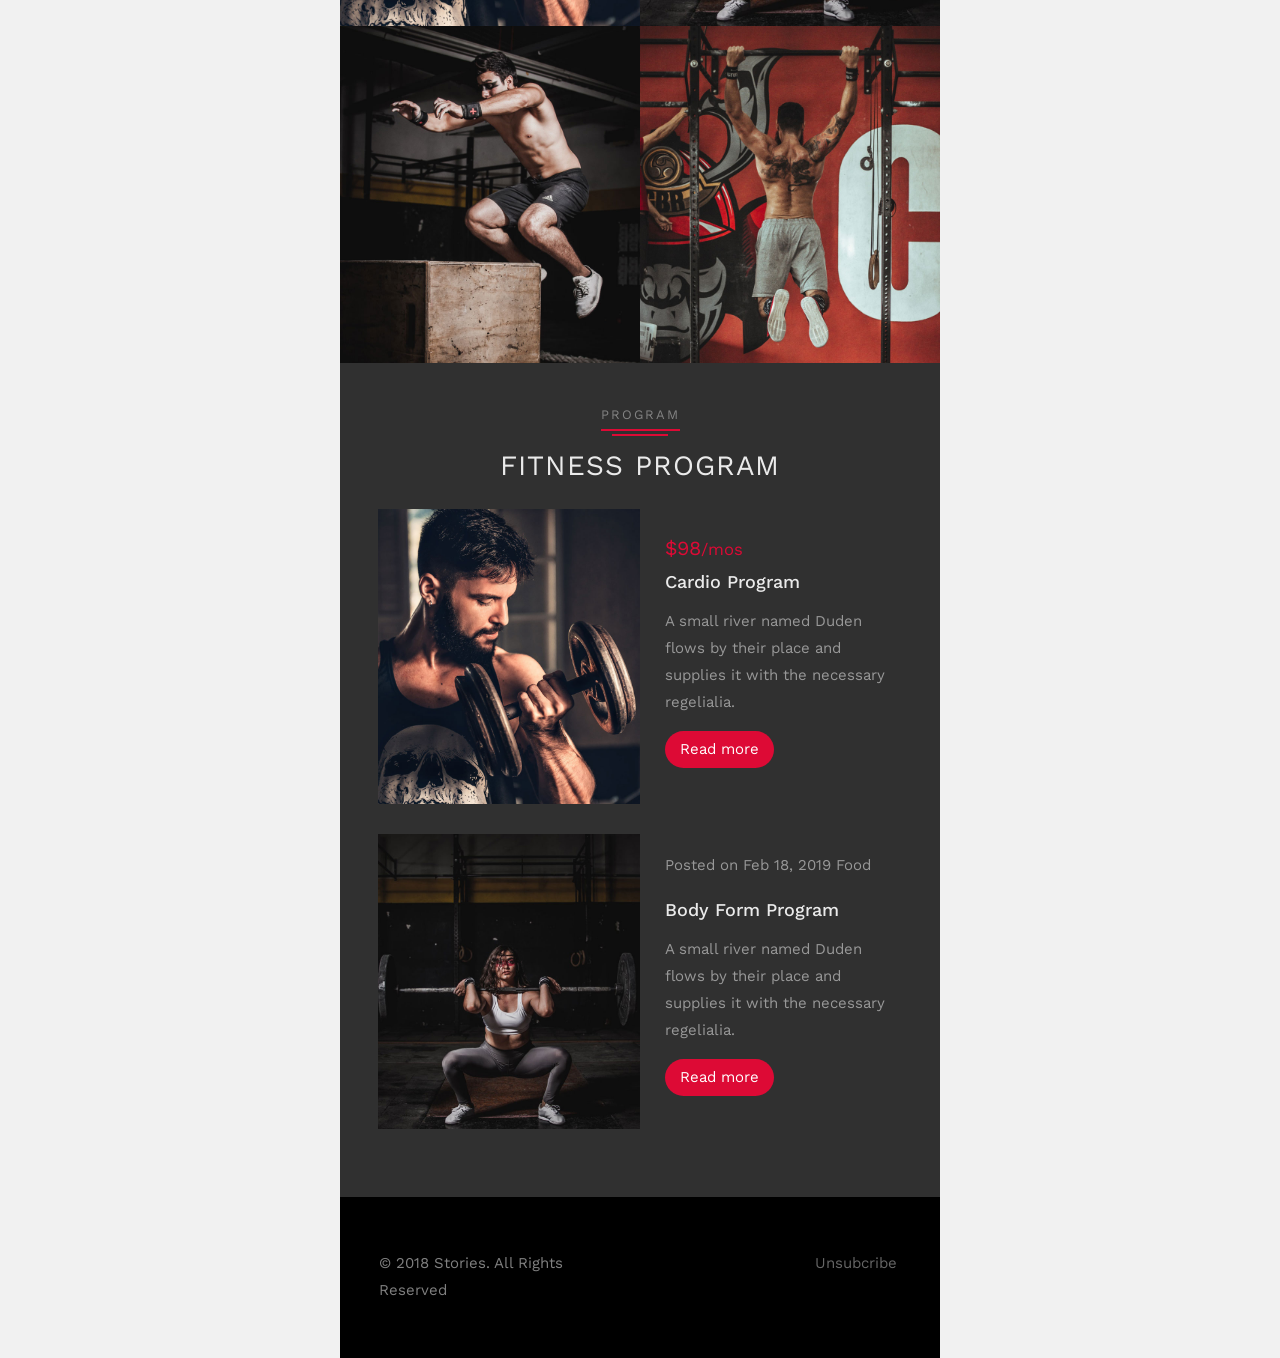
<file: target/classes/META-INF/resources/email/email-templates/16/index.html>
<!DOCTYPE html>
<html lang="en" xmlns="http://www.w3.org/1999/xhtml" xmlns:v="urn:schemas-microsoft-com:vml" xmlns:o="urn:schemas-microsoft-com:office:office">
<head>
    <meta charset="utf-8"> <!-- utf-8 works for most cases -->
    <meta name="viewport" content="width=device-width"> <!-- Forcing initial-scale shouldn't be necessary -->
    <meta http-equiv="X-UA-Compatible" content="IE=edge"> <!-- Use the latest (edge) version of IE rendering engine -->
    <meta name="x-apple-disable-message-reformatting">  <!-- Disable auto-scale in iOS 10 Mail entirely -->
    <title></title> <!-- The title tag shows in email notifications, like Android 4.4. -->

    <link href="https://fonts.googleapis.com/css?family=Work+Sans:200,300,400,500,600,700" rel="stylesheet">

    <!-- CSS Reset : BEGIN -->
    <style>

        /* What it does: Remove spaces around the email design added by some email clients. */
        /* Beware: It can remove the padding / margin and add a background color to the compose a reply window. */
        html,
body {
    margin: 0 auto !important;
    padding: 0 !important;
    height: 100% !important;
    width: 100% !important;
    background: #f1f1f1;
}

/* What it does: Stops email clients resizing small text. */
* {
    -ms-text-size-adjust: 100%;
    -webkit-text-size-adjust: 100%;
}

/* What it does: Centers email on Android 4.4 */
div[style*="margin: 16px 0"] {
    margin: 0 !important;
}

/* What it does: Stops Outlook from adding extra spacing to tables. */
table,
td {
    mso-table-lspace: 0pt !important;
    mso-table-rspace: 0pt !important;
}

/* What it does: Fixes webkit padding issue. */
table {
    border-spacing: 0 !important;
    border-collapse: collapse !important;
    table-layout: fixed !important;
    margin: 0 auto !important;
}

/* What it does: Uses a better rendering method when resizing images in IE. */
img {
    -ms-interpolation-mode:bicubic;
}

/* What it does: Prevents Windows 10 Mail from underlining links despite inline CSS. Styles for underlined links should be inline. */
a {
    text-decoration: none;
}

/* What it does: A work-around for email clients meddling in triggered links. */
*[x-apple-data-detectors],  /* iOS */
.unstyle-auto-detected-links *,
.aBn {
    border-bottom: 0 !important;
    cursor: default !important;
    color: inherit !important;
    text-decoration: none !important;
    font-size: inherit !important;
    font-family: inherit !important;
    font-weight: inherit !important;
    line-height: inherit !important;
}

/* What it does: Prevents Gmail from displaying a download button on large, non-linked images. */
.a6S {
    display: none !important;
    opacity: 0.01 !important;
}

/* What it does: Prevents Gmail from changing the text color in conversation threads. */
.im {
    color: inherit !important;
}

/* If the above doesn't work, add a .g-img class to any image in question. */
img.g-img + div {
    display: none !important;
}

/* What it does: Removes right gutter in Gmail iOS app: https://github.com/TedGoas/Cerberus/issues/89  */
/* Create one of these media queries for each additional viewport size you'd like to fix */

/* iPhone 4, 4S, 5, 5S, 5C, and 5SE */
@media only screen and (min-device-width: 320px) and (max-device-width: 374px) {
    u ~ div .email-container {
        min-width: 320px !important;
    }
}
/* iPhone 6, 6S, 7, 8, and X */
@media only screen and (min-device-width: 375px) and (max-device-width: 413px) {
    u ~ div .email-container {
        min-width: 375px !important;
    }
}
/* iPhone 6+, 7+, and 8+ */
@media only screen and (min-device-width: 414px) {
    u ~ div .email-container {
        min-width: 414px !important;
    }
}


    </style>

    <!-- CSS Reset : END -->

    <!-- Progressive Enhancements : BEGIN -->
    <style>

	    .primary{
	background: #dd0a35;
}
.bg_white{
	background: #ffffff;
}
.bg_light{
	background: #fafafa;
}
.bg_black{
	background: #000000;
}
.bg_dark{
	background: rgba(0,0,0,.8);
}
.email-section{
	padding:2.5em;
}

/*BUTTON*/
.btn{
	padding: 5px 15px;
	display: inline-block;
}
.btn.btn-primary{
	border-radius: 30px;
	background: #dd0a35;
	color: #ffffff;
}
.btn.btn-white{
	border-radius: 30px;
	background: #ffffff;
	color: #000000;
}
.btn.btn-white-outline{
	border-radius: 30px;
	background: transparent;
	border: 1px solid #fff;
	color: #fff;
}

h1,h2,h3,h4,h5,h6{
	font-family: 'Work Sans', sans-serif;
	margin-top: 0;
	font-weight: normal;
	color: rgba(255,255,255,.9);
}

body{
	font-family: 'Work Sans', sans-serif;
	font-weight: 400;
	font-size: 15px;
	line-height: 1.8;
	color: rgba(255,255,255,.5);
}

a{
	color: #dd0a35;
}

table{
}
/*LOGO*/

.logo{
	margin: 0;
	display: inline-block;
	position: absolute;
	top: 10px;
	left: 0;
	right: 0;
	margin-bottom: 0;
}

.logo a{
	color: #fff;
	font-size: 24px;
	font-weight: 700;
	text-transform: uppercase;
	font-family: 'Work Sans', sans-serif;
	display: inline-block;
	border: 2px solid #fff;
	line-height: 1.3;
	padding: 10px 15px 4px 15px;
	margin: 0;
}
.logo h1 a span{
	line-height: 1;
}

.navigation{
	padding: 0;
}
.navigation li{
	list-style: none;
	display: inline-block;;
	margin-left: 5px;
	font-size: 13px;
	font-weight: 500;
}
.navigation li a{
	color: rgba(0,0,0,.4);
}

/*HERO*/
.hero{
	position: relative;
	z-index: 0;
}

.hero .overlay{
	position: absolute;
	top: 0;
	left: 0;
	right: 0;
	bottom: 0;
	content: '';
	width: 100%;
	background: #000;
	z-index: -1;
	opacity: .3;
}

.hero .text{
	color: rgba(255,255,255,.9);
}
.hero .text h2{
	color: #fff;
	font-size: 40px;
	margin-bottom: 20px;
	font-weight: 300;
	line-height: 1.3;
	/*text-transform: uppercase;*/
}
.hero .text .icon{
	position: absolute;
	bottom: -30px;
	left: 0;
	right: 0;
}


/*HEADING SECTION*/
.heading-section{
}
.heading-section h2{
	color: rgba(255,255,255,.9);
	font-size: 28px;
	margin-top: 0;
	line-height: 1.4;
	font-weight: 400;
	text-transform: uppercase;
	letter-spacing: 1px;
}
.heading-section .subheading{
	margin-bottom: 20px !important;
	display: inline-block;
	font-size: 13px;
	text-transform: uppercase;
	letter-spacing: 2px;
	color: rgba(255,255,255,.4);
	position: relative;
}
.heading-section .subheading::after{
	position: absolute;
	left: 0;
	right: 0;
	bottom: -5px;
	content: '';
	width: 100%;
	height: 2px;
	background: #dd0a35;
	margin: 0 auto;
}
.heading-section .subheading::before{
	position: absolute;
	left: 0;
	right: 0;
	bottom: -10px;
	content: '';
	width: 70%;
	height: 2px;
	background: #dd0a35;
	margin: 0 auto;
}

.heading-section-white{
	color: rgba(255,255,255,.8);
}
.heading-section-white h2{
	font-family: 
	line-height: 1;
	padding-bottom: 0;
}
.heading-section-white h2{
	color: #ffffff;
}
.heading-section-white .subheading{
	margin-bottom: 0;
	display: inline-block;
	font-size: 13px;
	text-transform: uppercase;
	letter-spacing: 2px;
	color: rgba(255,255,255,.4);
}


/*TRAINER*/
.trainer{

}
.trainer h2{
	margin-bottom: 5px;
}
.trainer span{
	text-transform: uppercase;
	color: rgba(255,255,255,.2);
}

/*PROGRAM*/
.text-program .price{
	font-size: 20px;
	margin-bottom: 0;
	color: #dd0a35;
}
.text-program h2{
	font-size: 18px;
	margin-bottom: 10px;
	font-weight: 500;
}
.text-program p{
	margin-top: 0;
}

/*FOOTER*/

.footer{
	color: rgba(255,255,255,.5);

}
.footer .heading{
	color: #ffffff;
	font-size: 20px;
}
.footer ul{
	margin: 0;
	padding: 0;
}
.footer ul li{
	list-style: none;
	margin-bottom: 10px;
}
.footer ul li a{
	color: rgba(255,255,255,1);
}


@media screen and (max-width: 500px) {


}


    </style>


</head>

<body width="100%" style="margin: 0; padding: 0 !important; mso-line-height-rule: exactly; background-color: #222222;">
	<center style="width: 100%; background-color: #f1f1f1;">
    <div style="display: none; font-size: 1px;max-height: 0px; max-width: 0px; opacity: 0; overflow: hidden; mso-hide: all; font-family: sans-serif;">
      &zwnj;&nbsp;&zwnj;&nbsp;&zwnj;&nbsp;&zwnj;&nbsp;&zwnj;&nbsp;&zwnj;&nbsp;&zwnj;&nbsp;&zwnj;&nbsp;&zwnj;&nbsp;&zwnj;&nbsp;&zwnj;&nbsp;&zwnj;&nbsp;&zwnj;&nbsp;&zwnj;&nbsp;&zwnj;&nbsp;&zwnj;&nbsp;&zwnj;&nbsp;&zwnj;&nbsp;
    </div>
    <div style="max-width: 600px; margin: 0 auto;" class="email-container">
    	<!-- BEGIN BODY -->
      <table align="center" role="presentation" cellspacing="0" cellpadding="0" border="0" width="100%" style="margin: auto;">
	      <tr>
          <td valign="middle" class="hero bg_white" style="background-image: url(images/bg_1.jpg); background-size: cover; height: 400px;">
          	<div class="overlay"></div>
            <table>
            	<tr>
            		<td>
            			<div class="text" style="padding: 0 4em; text-align: center;">
            				<h2>Insane Workout <br>To Get Rid</h2>
            				<div class="icon">
			        				<a href="#">
			                  <img src="images/002-play-button.png" alt="" style="width: 60px; max-width: 600px; height: auto; margin: auto; display: block;">
			                </a>
			              </div>
            			</div>
            		</td>
            	</tr>
            </table>
          </td>
	      </tr><!-- end tr -->
	      <tr>
          <td class="bg_black email-section" style="text-align:center; padding-top: 5em;">
          	<div class="heading-section heading-section-white">
          		<span class="subheading">Welcome</span>
            	<h2>Welcome To RestoBar</h2>
            	<p>A small river named Duden flows by their place and supplies it with the necessary regelialia. It is a paradisematic country, in which roasted parts of sentences fly into your mouth.</p>
          	</div>
          </td>
        </tr><!-- end: tr -->
        <tr>
          <td class="bg_dark" style="width: 100%;">
          	<table role="presentation" border="0" cellpadding="0" cellspacing="0" width="100%">
          		<tr>
          			<td valign="middle" width="50%">
                  <table role="presentation" cellspacing="0" cellpadding="0" border="0" width="100%">
                    <tr>
                      <td>
                        <img src="images/bg_2.jpg" alt="" style="width: 100%; max-width: 600px; height: auto; margin: auto; display: block;">
                      </td>
                    </tr>
                  </table>
                </td>
                <td valign="middle" width="50%">
                  <table role="presentation" cellspacing="0" cellpadding="0" border="0" width="100%">
                    <tr>
                      <td class="trainer" style="text-align: left; padding:25px;">
				              	<h2>Kris Stanner</h2>
				              	<span>Gym Trainer</span>
				              	<p>A small river named Duden flows by their place and supplies it with the necessary regelialia.</p>
				              	<p><a href="#" class="btn btn-primary">Read more</a></p>
                      </td>
                    </tr>
                  </table>
                </td>
              </tr>
          	</table>
          </td>
        </tr><!-- end: tr -->
        <tr>
          <td class="bg_black" style="text-align:center; padding: 2.5em 0 0 0;">
          	<div class="heading-section heading-section-white">
          		<span class="subheading">Gallery</span>
            	<h2>gallery</h2>
          	</div>
          	<table role="presentation" border="0" cellpadding="0" cellspacing="0" width="100%">
          		<tr>
                <td width="50%">
                  <div class="project-entry">
                  	<img src="images/work-1.jpg" alt="" style="width: 100%; max-width: 600px; height: auto; margin: auto; display: block;">
                  </div>
                </td>
                <td width="50%">
                  <div class="project-entry">
                  	<img src="images/work-2.jpg" alt="" style="width: 100%; max-width: 600px; height: auto; margin: auto; display: block;">
                  </div>
                </td>
              </tr>
          	</table>
          	<table role="presentation" border="0" cellpadding="0" cellspacing="0" width="100%">
          		<tr>
                <td width="50%">
                  <div class="project-entry">
                  	<img src="images/work-3.jpg" alt="" style="width: 100%; max-width: 600px; height: auto; margin: auto; display: block;">
                  </div>
                </td>
                <td width="50%">
                  <div class="project-entry">
                  	<img src="images/work-4.jpg" alt="" style="width: 100%; max-width: 600px; height: auto; margin: auto; display: block;">
                  </div>
                </td>
              </tr>
          	</table>
          </td>
        </tr><!-- end: tr -->
	      <tr>
	        <td class="bg_dark email-section">
	        	<div class="heading-section" style="text-align: center; padding: 0 30px;">
	        		<span class="subheading">Program</span>
	          	<h2>Fitness Program</h2>
	        	</div>
	        	<table role="presentation" border="0" cellpadding="0" cellspacing="0" width="100%">
	        		<tr>
          			<td style="padding-bottom: 30px;">
          				<table role="presentation" border="0" cellpadding="0" cellspacing="0" width="100%">
          					<td valign="middle" width="50%">
		                  <img src="images/work-1.jpg" alt="" style="width: 100%; max-width: 600px; height: auto; margin: auto; display: block;">
		                </td>
		                <td valign="middle" width="50%">
		                  <div class="text-program" style="text-align: left; padding-left:25px;">
		                  	<span class="price">$98<small>/mos</small></span>
				              	<h2>Cardio Program</h2>
				              	<p>A small river named Duden flows by their place and supplies it with the necessary regelialia.</p>
				              	<p><a href="#" class="btn btn-primary">Read more</a></p>
		                  </div>
		                </td>
          				</table>
          			</td>
              </tr>
              <tr>
          			<td style="padding-bottom: 30px;">
          				<table role="presentation" border="0" cellpadding="0" cellspacing="0" width="100%">
          					<td valign="middle" width="50%">
		                  <img src="images/work-2.jpg" alt="" style="width: 100%; max-width: 600px; height: auto; margin: auto; display: block;">
		                </td>
		                <td valign="middle" width="50%">
		                  <div class="text-program" style="text-align: left; padding-left:25px;">
		                  	<p class="meta"><span>Posted on Feb 18, 2019</span> <span>Food</span></p>
				              	<h2>Body Form Program</h2>
				              	<p>A small river named Duden flows by their place and supplies it with the necessary regelialia.</p>
				              	<p><a href="#" class="btn btn-primary">Read more</a></p>
		                  </div>
		                </td>
          				</table>
          			</td>
              </tr>
          	</table>
          </td>
        </tr> --><!-- end: tr -->
      <!-- 1 Column Text + Button : END -->
      </table>
      <table align="center" role="presentation" cellspacing="0" cellpadding="0" border="0" width="100%" style="margin: auto;">
        <tr>
        	<td valign="middle" class="bg_black footer email-section">
        		<table>
            	<tr>
                <td valign="top" width="33.333%">
                  <table role="presentation" cellspacing="0" cellpadding="0" border="0" width="100%">
                    <tr>
                      <td style="text-align: left; padding-right: 10px;">
                      	<p>&copy; 2018 Stories. All Rights Reserved</p>
                      </td>
                    </tr>
                  </table>
                </td>
                <td valign="top" width="33.333%">
                  <table role="presentation" cellspacing="0" cellpadding="0" border="0" width="100%">
                    <tr>
                      <td style="text-align: right; padding-left: 5px; padding-right: 5px;">
                      	<p><a href="#" style="color: rgba(255,255,255,.4);">Unsubcribe</a></p>
                      </td>
                    </tr>
                  </table>
                </td>
              </tr>
            </table>
        	</td>
        </tr>
      </table>

    </div>
  </center>
</body>
</html>
</file>
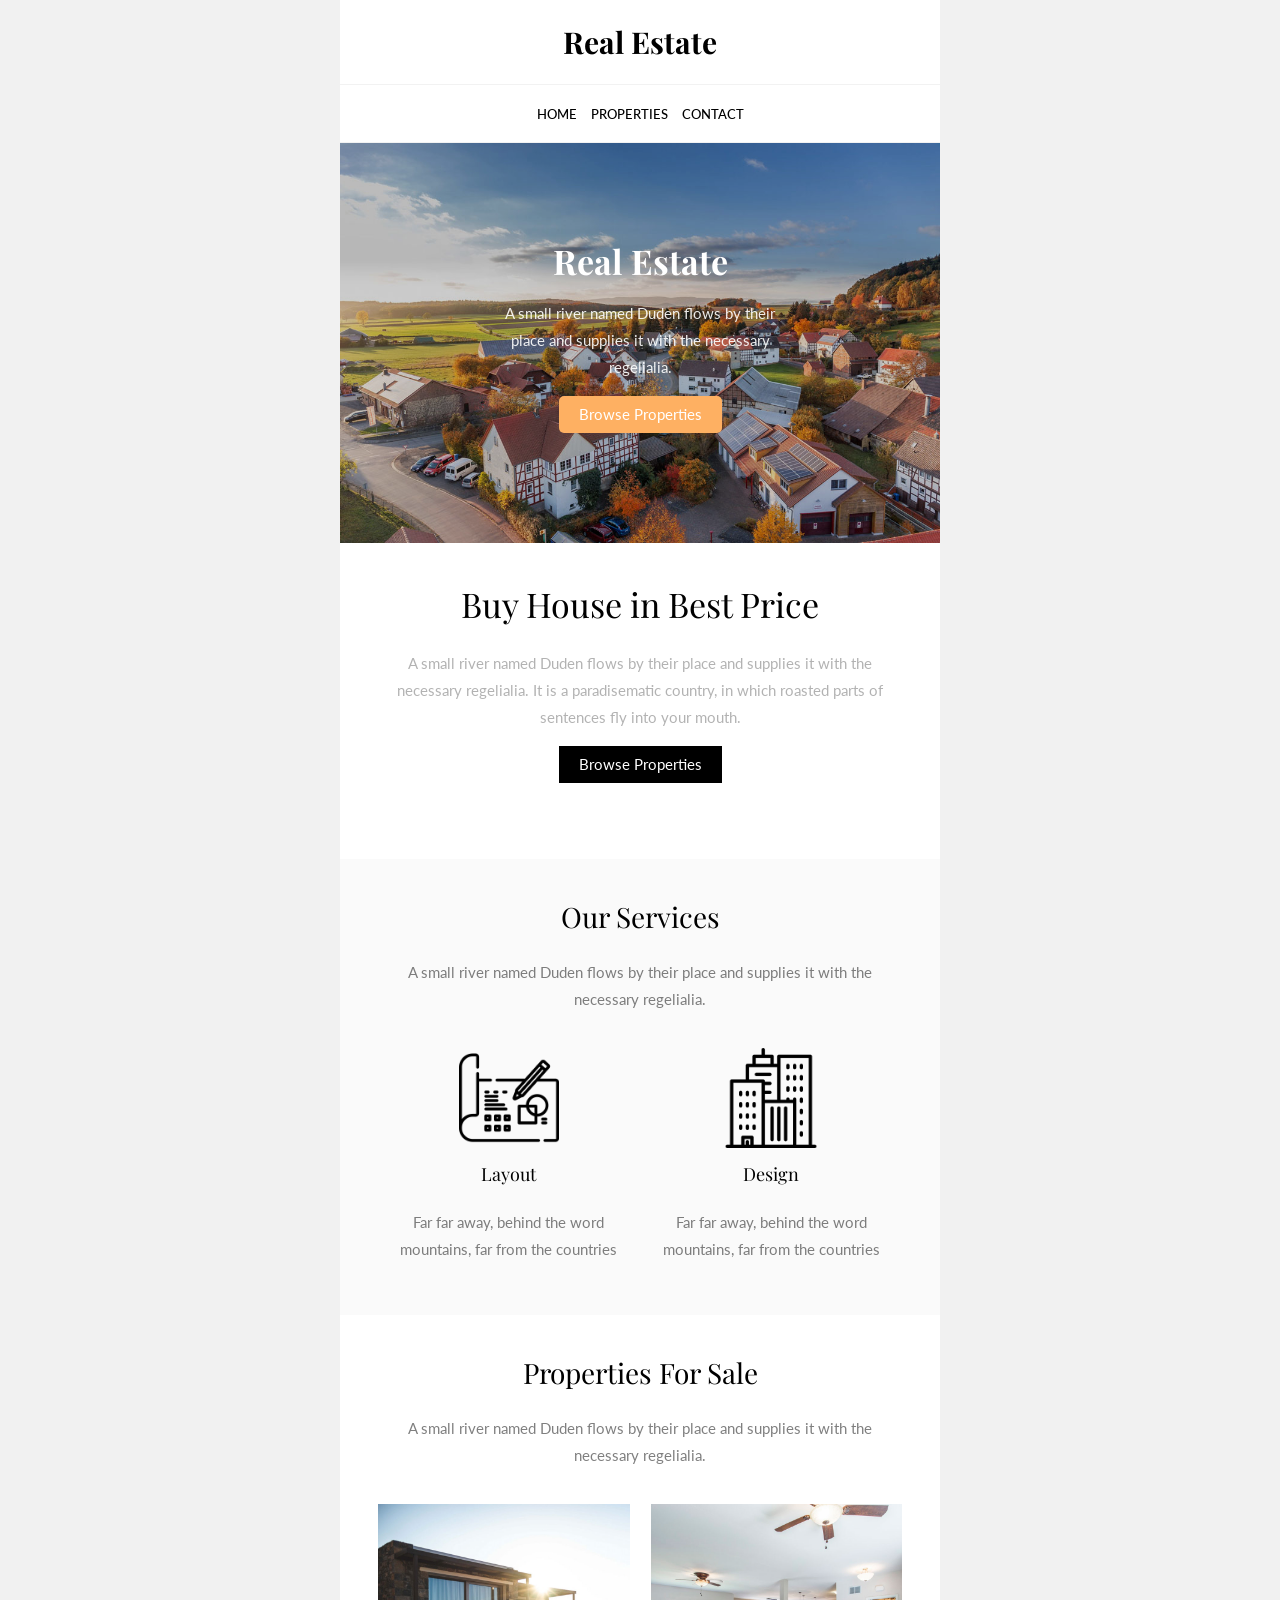
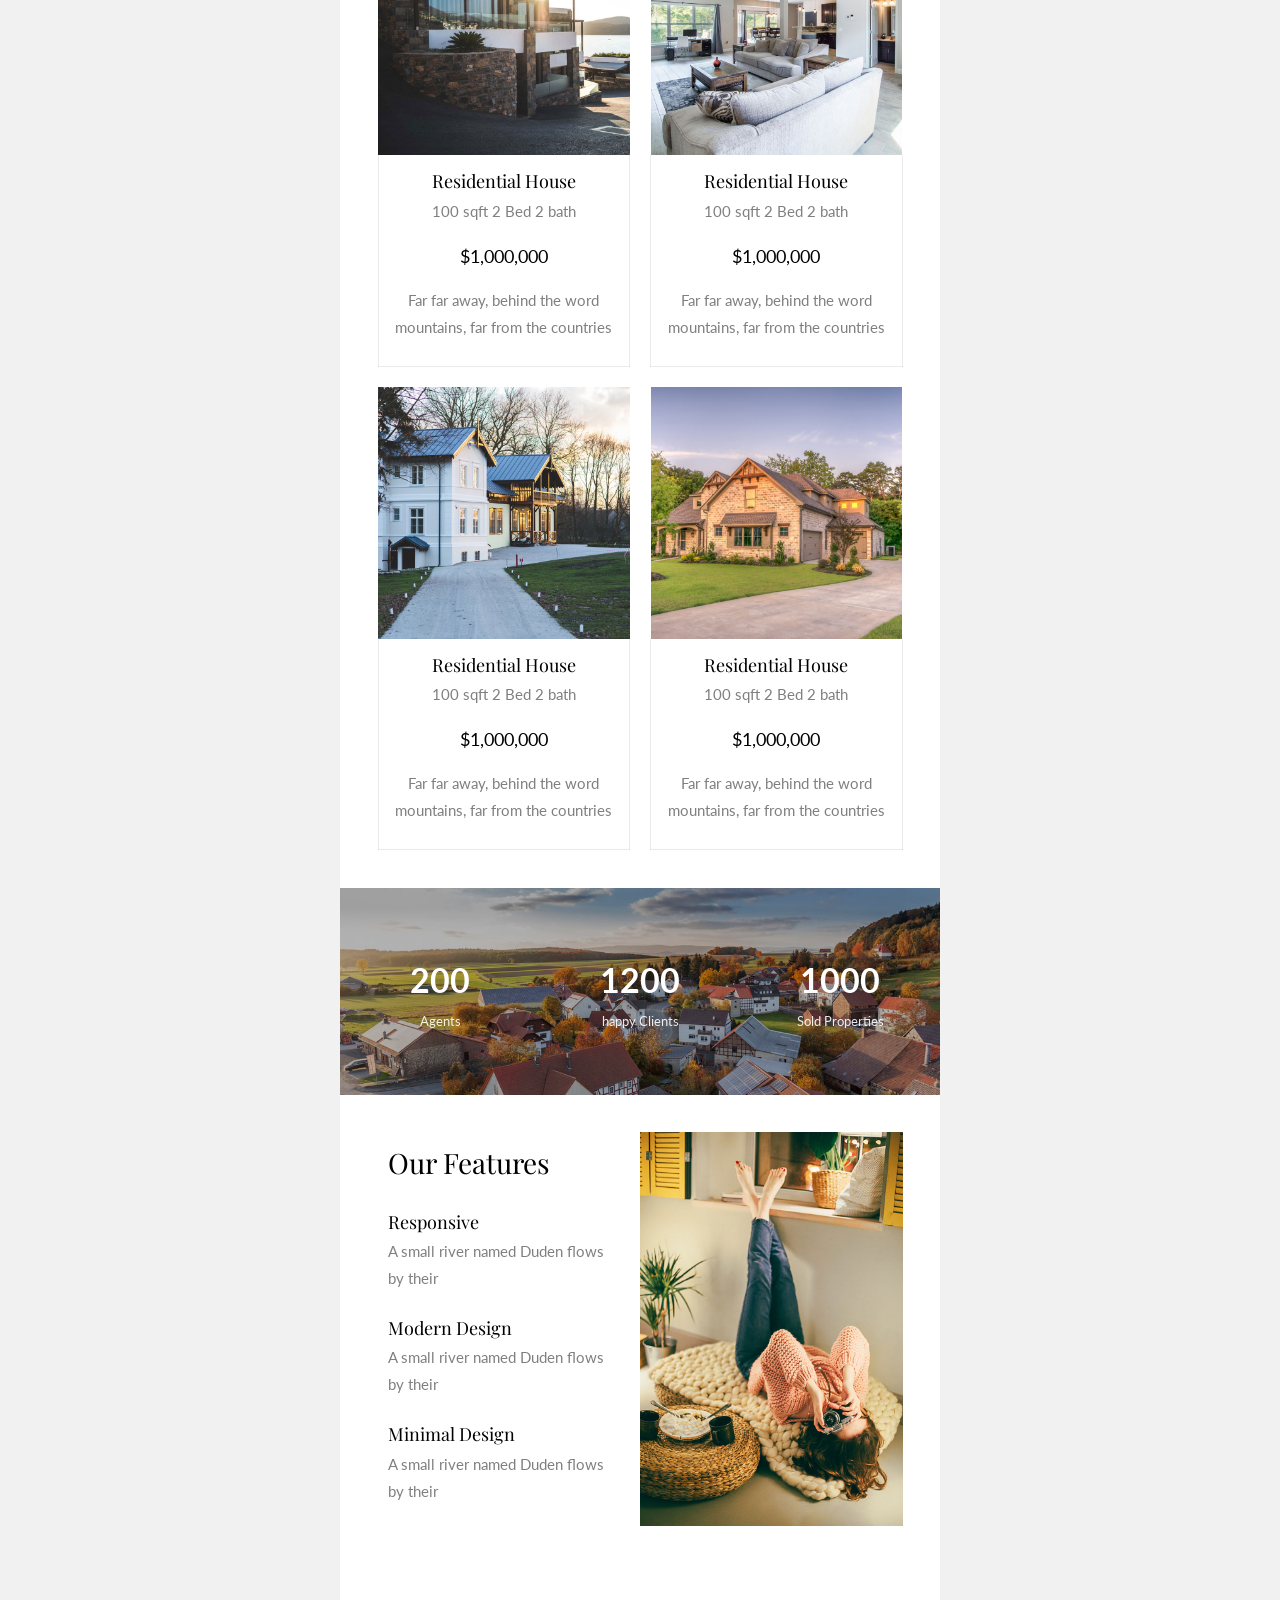
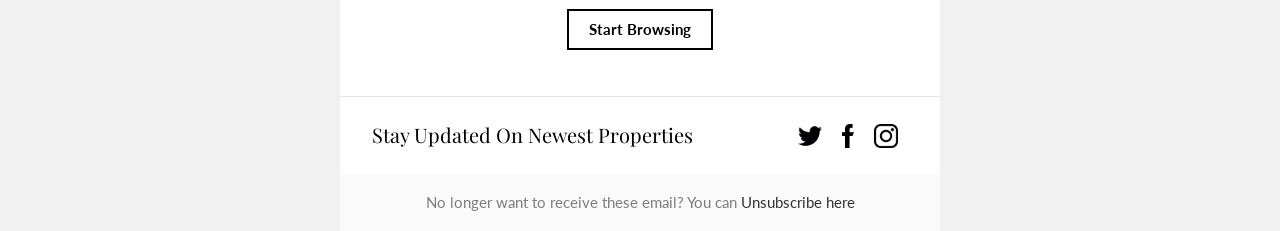
<file: target/classes/META-INF/resources/email/email-templates/17/index.html>
<!DOCTYPE html>
<html lang="en" xmlns="http://www.w3.org/1999/xhtml" xmlns:v="urn:schemas-microsoft-com:vml" xmlns:o="urn:schemas-microsoft-com:office:office">
<head>
    <meta charset="utf-8"> <!-- utf-8 works for most cases -->
    <meta name="viewport" content="width=device-width"> <!-- Forcing initial-scale shouldn't be necessary -->
    <meta http-equiv="X-UA-Compatible" content="IE=edge"> <!-- Use the latest (edge) version of IE rendering engine -->
    <meta name="x-apple-disable-message-reformatting">  <!-- Disable auto-scale in iOS 10 Mail entirely -->
    <title></title> <!-- The title tag shows in email notifications, like Android 4.4. -->

    <link href="https://fonts.googleapis.com/css?family=Lato:300,400,700" rel="stylesheet">
    <link href="https://fonts.googleapis.com/css?family=Playfair+Display:400,400i,700" rel="stylesheet">

    <!-- CSS Reset : BEGIN -->
    <style>

        /* What it does: Remove spaces around the email design added by some email clients. */
        /* Beware: It can remove the padding / margin and add a background color to the compose a reply window. */
        html,
body {
    margin: 0 auto !important;
    padding: 0 !important;
    height: 100% !important;
    width: 100% !important;
    background: #f1f1f1;
}

/* What it does: Stops email clients resizing small text. */
* {
    -ms-text-size-adjust: 100%;
    -webkit-text-size-adjust: 100%;
}

/* What it does: Centers email on Android 4.4 */
div[style*="margin: 16px 0"] {
    margin: 0 !important;
}

/* What it does: Stops Outlook from adding extra spacing to tables. */
table,
td {
    mso-table-lspace: 0pt !important;
    mso-table-rspace: 0pt !important;
}

/* What it does: Fixes webkit padding issue. */
table {
    border-spacing: 0 !important;
    border-collapse: collapse !important;
    table-layout: fixed !important;
    margin: 0 auto !important;
}

/* What it does: Uses a better rendering method when resizing images in IE. */
img {
    -ms-interpolation-mode:bicubic;
}

/* What it does: Prevents Windows 10 Mail from underlining links despite inline CSS. Styles for underlined links should be inline. */
a {
    text-decoration: none;
}

/* What it does: A work-around for email clients meddling in triggered links. */
*[x-apple-data-detectors],  /* iOS */
.unstyle-auto-detected-links *,
.aBn {
    border-bottom: 0 !important;
    cursor: default !important;
    color: inherit !important;
    text-decoration: none !important;
    font-size: inherit !important;
    font-family: inherit !important;
    font-weight: inherit !important;
    line-height: inherit !important;
}

/* What it does: Prevents Gmail from displaying a download button on large, non-linked images. */
.a6S {
    display: none !important;
    opacity: 0.01 !important;
}

/* What it does: Prevents Gmail from changing the text color in conversation threads. */
.im {
    color: inherit !important;
}

/* If the above doesn't work, add a .g-img class to any image in question. */
img.g-img + div {
    display: none !important;
}

/* What it does: Removes right gutter in Gmail iOS app: https://github.com/TedGoas/Cerberus/issues/89  */
/* Create one of these media queries for each additional viewport size you'd like to fix */

/* iPhone 4, 4S, 5, 5S, 5C, and 5SE */
@media only screen and (min-device-width: 320px) and (max-device-width: 374px) {
    u ~ div .email-container {
        min-width: 320px !important;
    }
}
/* iPhone 6, 6S, 7, 8, and X */
@media only screen and (min-device-width: 375px) and (max-device-width: 413px) {
    u ~ div .email-container {
        min-width: 375px !important;
    }
}
/* iPhone 6+, 7+, and 8+ */
@media only screen and (min-device-width: 414px) {
    u ~ div .email-container {
        min-width: 414px !important;
    }
}
    </style>

    <!-- CSS Reset : END -->

    <!-- Progressive Enhancements : BEGIN -->
    <style>

	    .primary{
	background: #feb062;
}
.bg_white{
	background: #ffffff;
}
.bg_light{
	background: #fafafa;
}
.bg_black{
	background: #000000;
}
.bg_dark{
	background: rgba(0,0,0,.8);
}
.email-section{
	padding:2.5em;
}

/*BUTTON*/
.btn{
	padding: 5px 20px;
	display: inline-block;
}
.btn.btn-primary{
	border-radius: 5px;
	background: #feb062;
	color: #ffffff;
}
.btn.btn-white{
	border-radius: 5px;
	background: #ffffff;
	color: #000000;
}
.btn.btn-white-outline{
	border-radius: 5px;
	background: transparent;
	border: 1px solid #fff;
	color: #fff;
}
.btn.btn-black{
	border-radius: 0px;
	background: #000;
	color: #fff;
}
.btn.btn-black-outline{
	border-radius: 0px;
	background: transparent;
	border: 2px solid #000;
	color: #000;
	font-weight: 700;
}

h1,h2,h3,h4,h5,h6{
	font-family: 'Playfair Display', sans-serif;
	color: #000000;
	margin-top: 0;
	font-weight: 400;
}

body{
	font-family: 'Lato', sans-serif;
	font-weight: 400;
	font-size: 15px;
	line-height: 1.8;
	color: rgba(0,0,0,.5);
}

a{
	color: #feb062;
}

table{
}
/*LOGO*/

.logo h1{
	margin: 0;
}
.logo h1 a{
	color: #000000;
	font-size: 30px;
	font-weight: 700;
	/*text-transform: uppercase;*/
	font-family: 'Playfair Display', sans-serif;
}

.navigation{
	padding: 0;
	padding: 1em 0;
	/*background: rgba(0,0,0,1);*/
	border-top: 1px solid rgba(0,0,0,.05);
	border-bottom: 1px solid rgba(0,0,0,.05);
	margin-bottom: 0;
}
.navigation li{
	list-style: none;
	display: inline-block;;
	margin-left: 5px;
	margin-right: 5px;
	font-size: 13px;
	font-weight: 500;
	text-transform: uppercase;
}
.navigation li a{
	color: rgba(0,0,0,1);
}

/*HERO*/
.hero{
	position: relative;
	z-index: 0;
}
.hero .overlay{
	position: absolute;
	top: 0;
	left: 0;
	right: 0;
	bottom: 0;
	content: '';
	width: 100%;
	background: #000000;
	z-index: -1;
	opacity: .2;
}
.hero .text{
	color: rgba(255,255,255,.9);
	max-width: 50%;
	margin: 0 auto 0;
}
.hero .text h2{
	color: #fff;
	font-size: 34px;
	margin-bottom: 0;
	font-weight: 700;
	line-height: 1.4;
}
.hero .text h2 span{
	font-weight: 600;
	color: #feb062;
}

/*INTRO*/
.intro{
	position: relative;
	z-index: 0;
}

.intro .text{
	color: rgba(0,0,0,.3);
}
.intro .text h2{
	color: #000;
	font-size: 34px;
	margin-bottom: 0;
	font-weight: 300;
}
.intro .text h2 span{
	font-weight: 600;
	color: #feb062;
}

/*SERVICES*/
.services{
}
.text-services{
	padding: 10px 10px 0; 
	text-align: center;
}
.text-services h3{
	font-size: 18px;
	font-weight: 400;
}

.services-list{
	margin: 0 0 20px 0;
	width: 100%;
}

.services-list img{
	float: left;
}
.services-list h3{
	margin-top: 0;
	margin-bottom: 0;
}
.services-list p{
	margin: 0;
}

/*PROPETIES*/
.properties{
}
.text-properties{
	padding: 10px 0; 
	text-align: center;
	border: 1px solid rgba(0,0,0,.08);
	border-top: none;
}
.text-properties h3{
	font-size: 18px;
	font-weight: 400;
	margin-bottom: 0;
}
.text-properties .meta{
	margin-top: 0;
}
.text-properties .price{
	color: #000;
	font-size: 18px;
}
/*COUNTER*/
.counter{
	width: 100%;
	position: relative;
	z-index: 0;
}
.counter .overlay{
	position: absolute;
	top: 0;
	left: 0;
	right: 0;
	bottom: 0;
	content: '';
	width: 100%;
	background: #000000;
	z-index: -1;
	opacity: .3;
}
.counter-text{
	text-align: center;
}
.counter-text .num{
	display: block;
	color: #ffffff;
	font-size: 34px;
	font-weight: 700;
}
.counter-text .name{
	display: block;
	color: rgba(255,255,255,.9);
	font-size: 13px;
}


/*HEADING SECTION*/
.heading-section{
}
.heading-section h2{
	color: #000000;
	font-size: 28px;
	margin-top: 0;
	line-height: 1.4;
	font-weight: 400;
}
.heading-section .subheading{
	margin-bottom: 20px !important;
	display: inline-block;
	font-size: 13px;
	text-transform: uppercase;
	letter-spacing: 2px;
	color: rgba(0,0,0,.4);
	position: relative;
}
.heading-section .subheading::after{
	position: absolute;
	left: 0;
	right: 0;
	bottom: -10px;
	content: '';
	width: 100%;
	height: 2px;
	background: #feb062;
	margin: 0 auto;
}

.heading-section-white{
	color: rgba(255,255,255,.8);
}
.heading-section-white h2{
	font-family: 
	line-height: 1;
	padding-bottom: 0;
}
.heading-section-white h2{
	color: #ffffff;
}
.heading-section-white .subheading{
	margin-bottom: 0;
	display: inline-block;
	font-size: 13px;
	text-transform: uppercase;
	letter-spacing: 2px;
	color: rgba(255,255,255,.4);
}


ul.social{
	padding: 0;
}
ul.social li{
	display: inline-block;
	margin-right: 10px;
}

/*FOOTER*/

.footer{
	border-top: 1px solid rgba(0,0,0,.05);
	color: rgba(0,0,0,.5);
}
.footer .heading{
	color: #000;
	font-size: 20px;
}
.footer ul{
	margin: 0;
	padding: 0;
}
.footer ul li{
	list-style: none;
	margin-bottom: 10px;
}
.footer ul li a{
	color: rgba(0,0,0,1);
}


@media screen and (max-width: 500px) {


}


    </style>


</head>

<body width="100%" style="margin: 0; padding: 0 !important; mso-line-height-rule: exactly; background-color: #222222;">
	<center style="width: 100%; background-color: #f1f1f1;">
    <div style="display: none; font-size: 1px;max-height: 0px; max-width: 0px; opacity: 0; overflow: hidden; mso-hide: all; font-family: sans-serif;">
      &zwnj;&nbsp;&zwnj;&nbsp;&zwnj;&nbsp;&zwnj;&nbsp;&zwnj;&nbsp;&zwnj;&nbsp;&zwnj;&nbsp;&zwnj;&nbsp;&zwnj;&nbsp;&zwnj;&nbsp;&zwnj;&nbsp;&zwnj;&nbsp;&zwnj;&nbsp;&zwnj;&nbsp;&zwnj;&nbsp;&zwnj;&nbsp;&zwnj;&nbsp;&zwnj;&nbsp;
    </div>
    <div style="max-width: 600px; margin: 0 auto;" class="email-container">
    	<!-- BEGIN BODY -->
      <table align="center" role="presentation" cellspacing="0" cellpadding="0" border="0" width="100%" style="margin: auto;">
      	<tr>
          <td valign="top" class="bg_white" style="padding: 1em 2.5em 0 2.5em;">
          	<table role="presentation" border="0" cellpadding="0" cellspacing="0" width="100%">
          		<tr>
          			<td class="logo" style="text-align: center;">
			            <h1><a href="#">Real Estate</a></h1>
			          </td>
          		</tr>
          	</table>
          </td>
	      </tr><!-- end tr -->
	      <tr>
          <td valign="top" class="bg_white" style="padding: 0;">
          	<table role="presentation" border="0" cellpadding="0" cellspacing="0" width="100%">
          		<tr>
			          <td width="60%" style="text-align: center;">
			            <ul class="navigation">
			            	<li><a href="#">Home</a></li>
			            	<li><a href="#">Properties</a></li>
			            	<li><a href="#">Contact</a></li>
			            </ul>
			          </td>
          		</tr>
          	</table>
          </td>
	      </tr><!-- end tr -->
	      <tr>
          <td valign="middle" class="hero bg_white" style="background-image: url(images/bg_1.jpg); background-size: cover; height: 400px;">
          	<div class="overlay"></div>
            <table>
            	<tr>
            		<td>
            			<div class="text" style="padding: 0 4em; text-align: center;">
            				<h2>Real Estate</h2>
            				<p>A small river named Duden flows by their place and supplies it with the necessary regelialia.</p>
            				<p><a href="#" class="btn btn-primary">Browse Properties</a></p>
            			</div>
            		</td>
            	</tr>
            </table>
          </td>
	      </tr><!-- end tr -->
				<tr>
          <td valign="middle" class="intro bg_white" style="padding: 2em 0 4em 0;">
            <table>
            	<tr>
            		<td>
            			<div class="text" style="padding: 0 2.5em; text-align: center;">
            				<h2>Buy House in Best Price</h2>
            				<p>A small river named Duden flows by their place and supplies it with the necessary regelialia. It is a paradisematic country, in which roasted parts of sentences fly into your mouth.</p>
            				<p><a href="#" class="btn btn-black">Browse Properties</a></p>
            			</div>
            		</td>
            	</tr>
            </table>
          </td>
	      </tr><!-- end tr -->
	      <tr>
          <td class="bg_light email-section">
          	<div class="heading-section" style="text-align: center; padding: 0 30px;">
            	<h2>Our Services</h2>
            	<p>A small river named Duden flows by their place and supplies it with the necessary regelialia.</p>
          	</div>
          	<table role="presentation" border="0" cellpadding="0" cellspacing="0" width="100%">
          		<tr>
          			<td valign="top" width="50%" style="padding-top: 20px;" class="services">
                  <table role="presentation" cellspacing="0" cellpadding="0" border="0" width="100%">
                    <tr>
                      <td class="icon">
                        <img src="images/blueprint.png" alt="" style="width: 100px; max-width: 600px; height: auto; margin: auto; display: block;">
                      </td>
                    </tr>
                    <tr>
                      <td class="text-services">
                      	<h3>Layout</h3>
                       	<p>Far far away, behind the word mountains, far from the countries</p>
                      </td>
                    </tr>
                  </table>
                </td>
                <td valign="top" width="50%" style="padding-top: 20px;" class="services">
                  <table role="presentation" cellspacing="0" cellpadding="0" border="0" width="100%">
                    <tr>
                      <td class="icon">
                        <img src="images/skyline.png" alt="" style="width: 100px; max-width: 600px; height: auto; margin: auto; display: block;">
                      </td>
                    </tr>
                    <tr>
                      <td class="text-services">
                      	<h3>Design</h3>
                       	<p>Far far away, behind the word mountains, far from the countries</p>
                      </td>
                    </tr>
                  </table>
                </td>
              </tr>
          	</table>
          </td>
        </tr><!-- end: tr -->
        <tr>
          <td class="bg_white email-section">
          	<div class="heading-section" style="text-align: center; padding: 0 30px;">
            	<h2>Properties For Sale</h2>
            	<p>A small river named Duden flows by their place and supplies it with the necessary regelialia.</p>
          	</div>
          	<table role="presentation" border="0" cellpadding="0" cellspacing="0" width="100%">
          		<tr>
          			<td valign="top" width="50%" style="padding-top: 20px; padding-right: 10px;" class="services">
                  <table role="presentation" cellspacing="0" cellpadding="0" border="0" width="100%">
                    <tr>
                      <td>
                        <img src="images/properties-1.jpg" alt="" style="width: 100%; max-width: 600px; height: auto; margin: auto; display: block;">
                      </td>
                    </tr>
                    <tr>
                      <td class="text-properties">
                      	<h3>Residential House</h3>
                      	<p class="meta"><span>100 sqft</span> <span>2 Bed</span> <span>2 bath</span></p>
                      	<span class="price">$1,000,000</span>
                       	<p>Far far away, behind the word mountains, far from the countries</p>
                      </td>
                    </tr>
                  </table>
                </td>
                <td valign="top" width="50%" style="padding-top: 20px; padding-left: 10px;" class="services">
                  <table role="presentation" cellspacing="0" cellpadding="0" border="0" width="100%">
                    <tr>
                      <td>
                        <img src="images/properties-2.jpg" alt="" style="width: 100%; max-width: 600px; height: auto; margin: auto; display: block;">
                      </td>
                    </tr>
                    <tr>
                      <td class="text-properties">
                      	<h3>Residential House</h3>
                      	<p class="meta"><span>100 sqft</span> <span>2 Bed</span> <span>2 bath</span></p>
                      	<span class="price">$1,000,000</span>
                       	<p>Far far away, behind the word mountains, far from the countries</p>
                      </td>
                    </tr>
                  </table>
                </td>
              </tr>
              <tr>
          			<td valign="top" width="50%" style="padding-top: 20px; padding-right: 10px;" class="services">
                  <table role="presentation" cellspacing="0" cellpadding="0" border="0" width="100%">
                    <tr>
                      <td>
                        <img src="images/properties-3.jpg" alt="" style="width: 100%; max-width: 600px; height: auto; margin: auto; display: block;">
                      </td>
                    </tr>
                    <tr>
                      <td class="text-properties">
                      	<h3>Residential House</h3>
                      	<p class="meta"><span>100 sqft</span> <span>2 Bed</span> <span>2 bath</span></p>
                      	<span class="price">$1,000,000</span>
                       	<p>Far far away, behind the word mountains, far from the countries</p>
                      </td>
                    </tr>
                  </table>
                </td>
                <td valign="top" width="50%" style="padding-top: 20px; padding-left: 10px;" class="services">
                  <table role="presentation" cellspacing="0" cellpadding="0" border="0" width="100%">
                    <tr>
                      <td>
                        <img src="images/properties-4.jpg" alt="" style="width: 100%; max-width: 600px; height: auto; margin: auto; display: block;">
                      </td>
                    </tr>
                    <tr>
                      <td class="text-properties">
                      	<h3>Residential House</h3>
                      	<p class="meta"><span>100 sqft</span> <span>2 Bed</span> <span>2 bath</span></p>
                      	<span class="price">$1,000,000</span>
                       	<p>Far far away, behind the word mountains, far from the countries</p>
                      </td>
                    </tr>
                  </table>
                </td>
              </tr>
          	</table>
          </td>
        </tr><!-- end: tr -->
        <tr>
          <td valign="middle" class="counter" style="background-image: url(images/bg_1.jpg); background-size: cover; background-position: center center; padding: 4em 0;">
          	<div class="overlay"></div>
            <table>
            	<tr>
            		<td valign="middle" width="33.333%">
                  <table role="presentation" cellspacing="0" cellpadding="0" border="0" width="100%">
                    <tr>
                      <td class="counter-text">
                      	<span class="num">200</span>
                      	<span class="name">Agents</span>
                      </td>
                    </tr>
                  </table>
                </td>
                <td valign="middle" width="33.333%">
                  <table role="presentation" cellspacing="0" cellpadding="0" border="0" width="100%">
                    <tr>
                      <td class="counter-text">
                      	<span class="num">1200</span>
                      	<span class="name">happy Clients</span>
                      </td>
                    </tr>
                  </table>
                </td>
                <td valign="middle" width="33.333%">
                  <table role="presentation" cellspacing="0" cellpadding="0" border="0" width="100%">
                    <tr>
                      <td class="counter-text">
                      	<span class="num">1000</span>
                      	<span class="name">Sold Properties</span>
                      </td>
                    </tr>
                  </table>
                </td>
            	</tr>
            </table>
          </td>
	      </tr><!-- end tr -->
				<tr>
	        <td class="bg_white email-section" style="width: 100%;">
	        	<table role="presentation" border="0" cellpadding="0" cellspacing="0" width="100%">
	        		<tr>
	        			<td valign="middle" width="50%">
	                <table role="presentation" cellspacing="0" cellpadding="0" border="0" width="100%">
	                  <tr>
	                    <td class="text-services" style="text-align: left; padding-right:25px;">
	                    	<div class="heading-section">
					              	<h2>Our Features</h2>
					            	</div>
					            	<div class="services-list">
					            		<div class="text">
					            			<h3>Responsive</h3>
					            			<p>A small river named Duden flows by their</p>
					            		</div>
					            	</div>
					            	<div class="services-list">
					            		<div class="text">
					            			<h3>Modern Design</h3>
					            			<p>A small river named Duden flows by their</p>
					            		</div>
					            	</div>
					            	<div class="services-list">
					            		<div class="text">
					            			<h3>Minimal Design</h3>
					            			<p>A small river named Duden flows by their</p>
					            		</div>
					            	</div>
	                    </td>
	                  </tr>
	                </table>
	              </td>
	        			<td valign="middle" width="50%">
	                <table role="presentation" cellspacing="0" cellpadding="0" border="0" width="100%">
	                  <tr>
	                    <td>
	                      <img src="images/about.jpg" alt="" style="width: 100%; max-width: 600px; height: auto; margin: auto; display: block;">
	                    </td>
	                  </tr>
	                </table>
	              </td>
	            </tr>
	        	</table>
	        </td>
	      </tr><!-- end: tr -->
		    <tr>
          <td valign="middle" class="bg_white" style="padding: 2em 0;">
            <table>
            	<tr>
            		<td>
            			<div class="text" style="padding: 0 2.5em; text-align: center;">
            				<p><a href="#" class="btn btn-black-outline">Start Browsing</a></p>
            			</div>
            		</td>
            	</tr>
            </table>
          </td>
	      </tr><!-- end tr -->
      <!-- 1 Column Text + Button : END -->
      </table>
      <table align="center" role="presentation" cellspacing="0" cellpadding="0" border="0" width="100%" style="margin: auto;">
      	<tr>
          <td valign="middle" class="bg_white footer">
            <table>
            	<tr style="text-align: left;">
                <td valign="middle" width="60%" style="padding-top: 20px; text-align: left;">
                	<h3 class="heading">Stay Updated On Newest Properties</h3>
                </td>
                <td valign="middle" width="40%" style="padding-top: 20px; text-align: right;">
                	<ul class="social">
                		<li><img src="images/004-twitter-logo.png" alt="" style="width: 24px; max-width: 600px; height: auto; display: block;"></li>
                		<li><img src="images/005-facebook.png" alt="" style="width: 24px; max-width: 600px; height: auto; display: block;"></li>
                		<li><img src="images/006-instagram-logo.png" alt="" style="width: 24px; max-width: 600px; height: auto; display: block;"></li>
                	</ul>
                </td>
              </tr>
            </table>
          </td>
        </tr><!-- end: tr -->
        <tr>
          <td class="bg_light" style="text-align: center;">
          	<p>No longer want to receive these email? You can <a href="#" style="color: rgba(0,0,0,.8);">Unsubscribe here</a></p>
          </td>
        </tr>
      </table>

    </div>
  </center>
</body>
</html>
</file>
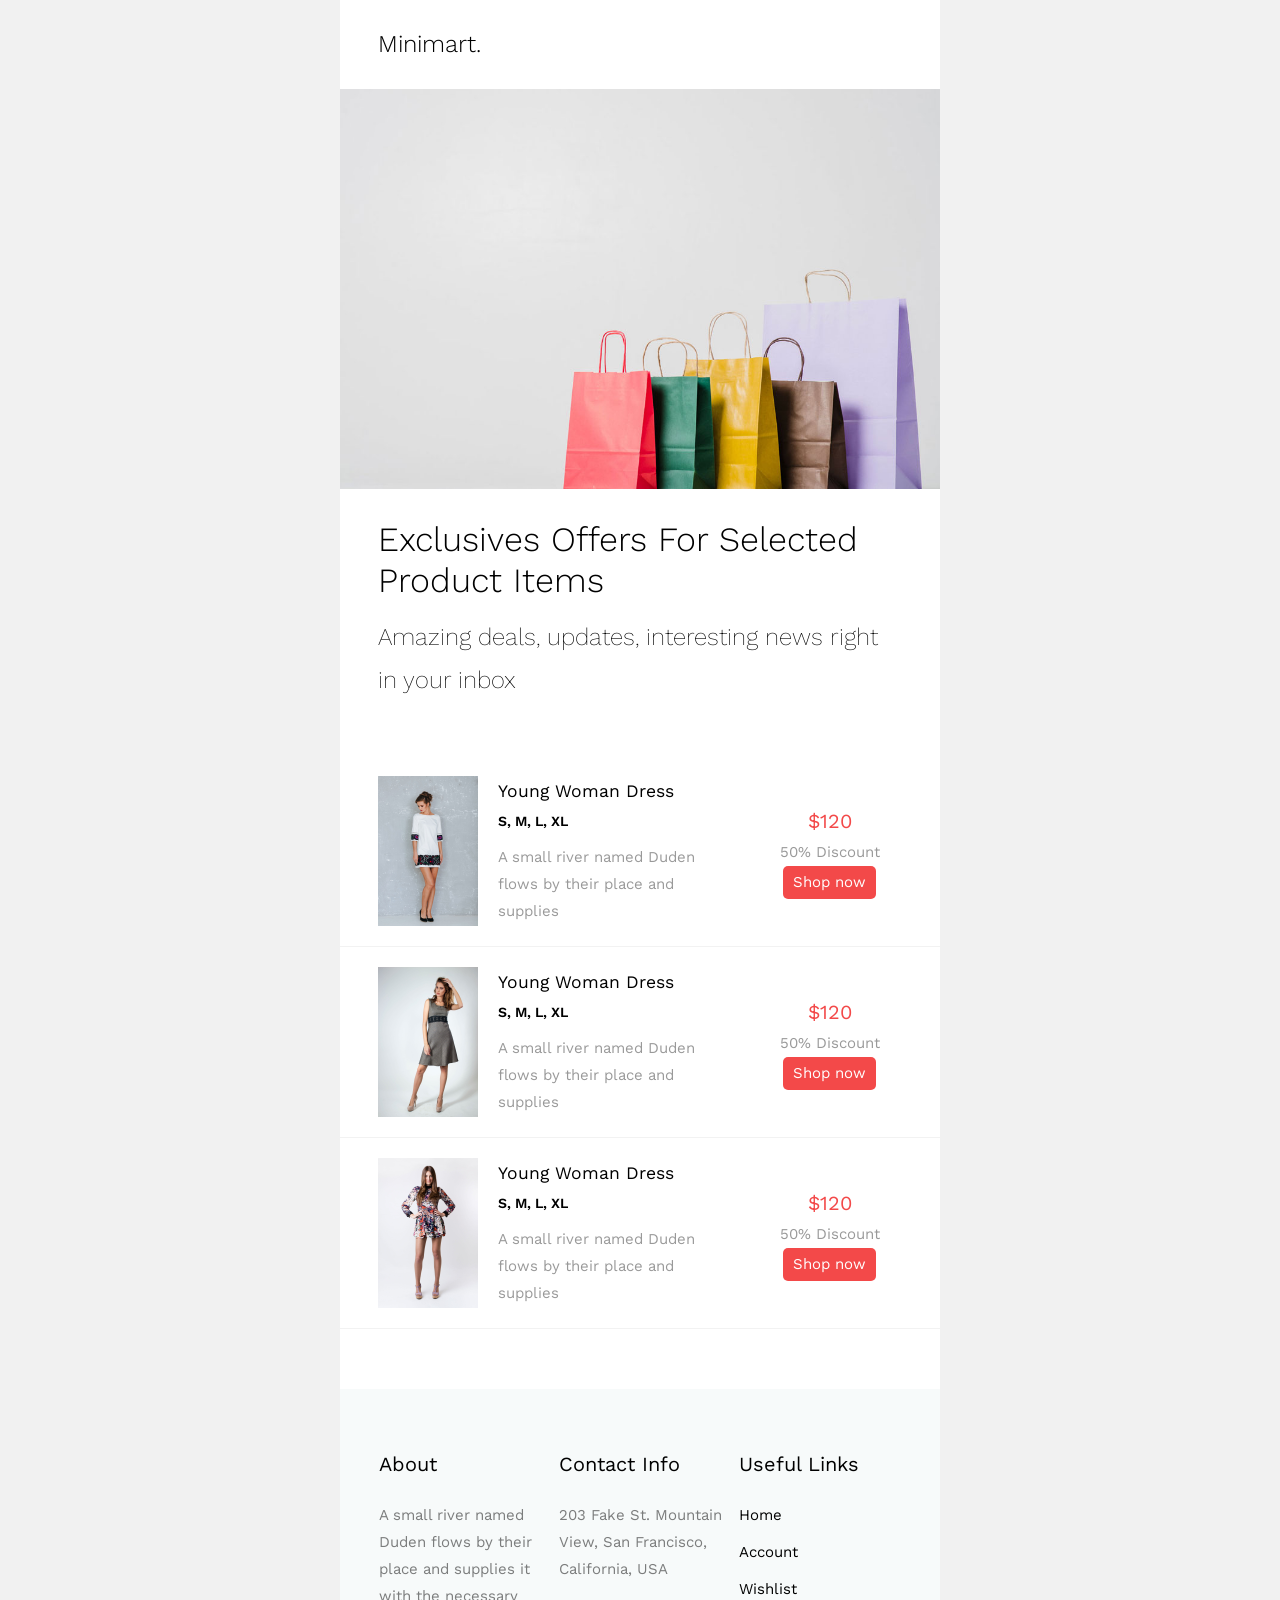
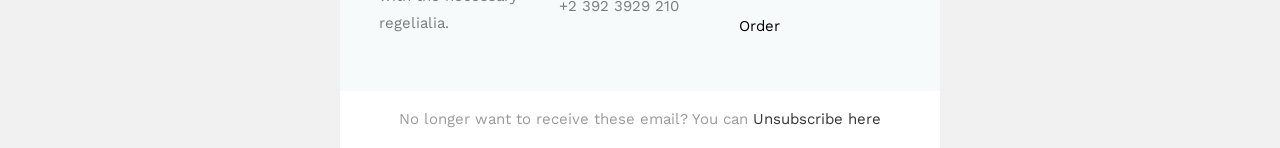
<file: target/classes/META-INF/resources/email/email-templates/18/index.html>
<!DOCTYPE html>
<html lang="en" xmlns="http://www.w3.org/1999/xhtml" xmlns:v="urn:schemas-microsoft-com:vml" xmlns:o="urn:schemas-microsoft-com:office:office">
<head>
    <meta charset="utf-8"> <!-- utf-8 works for most cases -->
    <meta name="viewport" content="width=device-width"> <!-- Forcing initial-scale shouldn't be necessary -->
    <meta http-equiv="X-UA-Compatible" content="IE=edge"> <!-- Use the latest (edge) version of IE rendering engine -->
    <meta name="x-apple-disable-message-reformatting">  <!-- Disable auto-scale in iOS 10 Mail entirely -->
    <title></title> <!-- The title tag shows in email notifications, like Android 4.4. -->

    <link href="https://fonts.googleapis.com/css?family=Work+Sans:200,300,400,500,600,700" rel="stylesheet">

    <!-- CSS Reset : BEGIN -->
    <style>

        /* What it does: Remove spaces around the email design added by some email clients. */
        /* Beware: It can remove the padding / margin and add a background color to the compose a reply window. */
        html,
body {
    margin: 0 auto !important;
    padding: 0 !important;
    height: 100% !important;
    width: 100% !important;
    background: #f1f1f1;
}

/* What it does: Stops email clients resizing small text. */
* {
    -ms-text-size-adjust: 100%;
    -webkit-text-size-adjust: 100%;
}

/* What it does: Centers email on Android 4.4 */
div[style*="margin: 16px 0"] {
    margin: 0 !important;
}

/* What it does: Stops Outlook from adding extra spacing to tables. */
table,
td {
    mso-table-lspace: 0pt !important;
    mso-table-rspace: 0pt !important;
}

/* What it does: Fixes webkit padding issue. */
table {
    border-spacing: 0 !important;
    border-collapse: collapse !important;
    table-layout: fixed !important;
    margin: 0 auto !important;
}

/* What it does: Uses a better rendering method when resizing images in IE. */
img {
    -ms-interpolation-mode:bicubic;
}

/* What it does: Prevents Windows 10 Mail from underlining links despite inline CSS. Styles for underlined links should be inline. */
a {
    text-decoration: none;
}

/* What it does: A work-around for email clients meddling in triggered links. */
*[x-apple-data-detectors],  /* iOS */
.unstyle-auto-detected-links *,
.aBn {
    border-bottom: 0 !important;
    cursor: default !important;
    color: inherit !important;
    text-decoration: none !important;
    font-size: inherit !important;
    font-family: inherit !important;
    font-weight: inherit !important;
    line-height: inherit !important;
}

/* What it does: Prevents Gmail from displaying a download button on large, non-linked images. */
.a6S {
    display: none !important;
    opacity: 0.01 !important;
}

/* What it does: Prevents Gmail from changing the text color in conversation threads. */
.im {
    color: inherit !important;
}

/* If the above doesn't work, add a .g-img class to any image in question. */
img.g-img + div {
    display: none !important;
}

/* What it does: Removes right gutter in Gmail iOS app: https://github.com/TedGoas/Cerberus/issues/89  */
/* Create one of these media queries for each additional viewport size you'd like to fix */

/* iPhone 4, 4S, 5, 5S, 5C, and 5SE */
@media only screen and (min-device-width: 320px) and (max-device-width: 374px) {
    u ~ div .email-container {
        min-width: 320px !important;
    }
}
/* iPhone 6, 6S, 7, 8, and X */
@media only screen and (min-device-width: 375px) and (max-device-width: 413px) {
    u ~ div .email-container {
        min-width: 375px !important;
    }
}
/* iPhone 6+, 7+, and 8+ */
@media only screen and (min-device-width: 414px) {
    u ~ div .email-container {
        min-width: 414px !important;
    }
}

    </style>

    <!-- CSS Reset : END -->

    <!-- Progressive Enhancements : BEGIN -->
    <style>

	    .primary{
	background: #f34949;
}
.bg_white{
	background: #ffffff;
}
.bg_light{
	background: #f7fafa;
}
.bg_black{
	background: #000000;
}
.bg_dark{
	background: rgba(0,0,0,.8);
}
.email-section{
	padding:2.5em;
}

/*BUTTON*/
.btn{
	padding: 3px 10px;
	display: inline-block;
}
.btn.btn-primary{
	border-radius: 5px;
	background: #f34949;
	color: #ffffff;
}
.btn.btn-white{
	border-radius: 5px;
	background: #ffffff;
	color: #000000;
}
.btn.btn-white-outline{
	border-radius: 5px;
	background: transparent;
	border: 1px solid #fff;
	color: #fff;
}
.btn.btn-black-outline{
	border-radius: 0px;
	background: transparent;
	border: 2px solid #000;
	color: #000;
	font-weight: 700;
}
.btn-custom{
	color: rgba(0,0,0,.3);
	text-decoration: underline;
}

h1,h2,h3,h4,h5,h6{
	font-family: 'Work Sans', sans-serif;
	color: #000000;
	margin-top: 0;
	font-weight: 400;
}

body{
	font-family: 'Work Sans', sans-serif;
	font-weight: 400;
	font-size: 15px;
	line-height: 1.8;
	color: rgba(0,0,0,.4);
}

a{
	color: #f34949;
}

table{
}
/*LOGO*/

.logo h1{
	margin: 0 0 20px 0;
}
.logo h1 a{
	color: #000;
	font-size: 24px;
	font-weight: 300;
	font-family: 'Work Sans', sans-serif;
}

/*HERO*/
.hero{
	position: relative;
	z-index: 0;
}

.hero .text{
	color: rgba(0,0,0,.3);
}
.hero .text h2{
	color: #000;
	font-size: 34px;
	margin-bottom: 15px;
	font-weight: 300;
	line-height: 1.2;
}
.hero .text h3{
	font-size: 24px;
	font-weight: 200;
}
.hero .text h2 span{
	font-weight: 600;
	color: #000;
}


/*PRODUCT*/
.product-entry{
	display: block;
	position: relative;
	float: left;
	padding-top: 20px;
}
.product-entry .text{
	width: calc(100% - 125px);
	padding-left: 20px;
}
.product-entry .text h3{
	margin-bottom: 0;
	padding-bottom: 0;
}
.product-entry .text p{
	margin-top: 0;
}
.product-entry .text span{
	color: #000;
	font-size: 14px;
	font-weight: 600;
	display: inline-block;
	margin-bottom: 10px;
}
.product-entry img, .product-entry .text{
	float: left;
}

ul.social{
	padding: 0;
}
ul.social li{
	display: inline-block;
	margin-right: 10px;
}

/*FOOTER*/

.footer{
	color: rgba(0,0,0,.5);
}
.footer .heading{
	color: #000;
	font-size: 20px;
}
.footer ul{
	margin: 0;
	padding: 0;
}
.footer ul li{
	list-style: none;
	margin-bottom: 10px;
}
.footer ul li a{
	color: rgba(0,0,0,1);
}


@media screen and (max-width: 500px) {


}


    </style>


</head>

<body width="100%" style="margin: 0; padding: 0 !important; mso-line-height-rule: exactly; background-color: #f1f1f1;">
	<center style="width: 100%; background-color: #f1f1f1;">
    <div style="display: none; font-size: 1px;max-height: 0px; max-width: 0px; opacity: 0; overflow: hidden; mso-hide: all; font-family: sans-serif;">
      &zwnj;&nbsp;&zwnj;&nbsp;&zwnj;&nbsp;&zwnj;&nbsp;&zwnj;&nbsp;&zwnj;&nbsp;&zwnj;&nbsp;&zwnj;&nbsp;&zwnj;&nbsp;&zwnj;&nbsp;&zwnj;&nbsp;&zwnj;&nbsp;&zwnj;&nbsp;&zwnj;&nbsp;&zwnj;&nbsp;&zwnj;&nbsp;&zwnj;&nbsp;&zwnj;&nbsp;
    </div>
    <div style="max-width: 600px; margin: 0 auto;" class="email-container">
    	<!-- BEGIN BODY -->
      <table align="center" role="presentation" cellspacing="0" cellpadding="0" border="0" width="100%" style="margin: auto;">
      	<tr>
          <td valign="top" class="bg_white" style="padding: 1em 2.5em 0 2.5em;">
          	<table role="presentation" border="0" cellpadding="0" cellspacing="0" width="100%">
          		<tr>
          			<td class="logo" style="text-align: left;">
			            <h1><a href="#">Minimart.</a></h1>
			          </td>
          		</tr>
          	</table>
          </td>
	      </tr><!-- end tr -->
	      <tr>
          <td valign="middle" class="hero bg_white" style="background-image: url(images/bg_1.jpg); background-size: cover; height: 400px;">
          	<div class="overlay"></div>
            <table>
            	<tr>
            		<td>
            			<div class="text" style="padding: 0 3em; text-align: center;">
            			</div>
            		</td>
            	</tr>
            </table>
          </td>
	      </tr><!-- end tr -->
				<tr>
          <td valign="middle" class="hero bg_white" style="padding: 2em 0 2em 0;">
            <table role="presentation" border="0" cellpadding="0" cellspacing="0" width="100%">
            	<tr>
            		<td style="padding: 0 2.5em; text-align: left;">
            			<div class="text">
            				<h2>Exclusives Offers For Selected Product Items</h2>
            				<h3>Amazing deals, updates, interesting news right in your inbox</h3>
            			</div>
            		</td>
            	</tr>
            </table>
          </td>
	      </tr><!-- end tr -->
	      <tr>
	      	<td class="bg_white" style="padding: 0 0 4em 0;">
		      	<table class="bg_white" role="presentation" border="0" cellpadding="0" cellspacing="0" width="100%">
						  <tr style="border-bottom: 1px solid rgba(0,0,0,.05);">
						  	<td valign="middle" width="70%" style="text-align:left; padding: 0 2.5em;">
						  		<div class="product-entry">
						  			<img src="images/product-1.jpg" alt="" style="width: 100px; max-width: 600px; height: auto; margin-bottom: 20px; display: block;">
						  			<div class="text">
						  				<h3>Young Woman Dress</h3>
						  				<span>S, M, L, XL</span>
						  				<p>A small river named Duden flows by their place and supplies</p>
						  			</div>
						  		</div>
						  	</td>
						  	<td valign="middle" width="30%" style="text-align:center; padding-right: 2.5em;">
						  		<span class="price" style="color: #f34949; font-size: 20px; display: block;">$120</span>
						  		<span style="display: block;">50% Discount</span>
						  		<span><a href="#" class="btn btn-primary">Shop now</a></span>
						  	</td>
						  </tr>
						  <tr style="border-bottom: 1px solid rgba(0,0,0,.05);">
						  	<td valign="middle" width="70%" style="text-align:left; padding: 0 2.5em;">
						  		<div class="product-entry">
						  			<img src="images/product-2.jpg" alt="" style="width: 100px; max-width: 600px; height: auto; margin-bottom: 20px; display: block;">
						  			<div class="text">
						  				<h3>Young Woman Dress</h3>
						  				<span>S, M, L, XL</span>
						  				<p>A small river named Duden flows by their place and supplies</p>
						  			</div>
						  		</div>
						  	</td>
						  	<td valign="middle" width="30%" style="text-align:center; padding-right: 2.5em;">
						  		<span class="price" style="color: #f34949; font-size: 20px; display: block;">$120</span>
						  		<span style="display: block;">50% Discount</span>
						  		<span><a href="#" class="btn btn-primary">Shop now</a></span>
						  	</td>
						  </tr>
						  <tr style="border-bottom: 1px solid rgba(0,0,0,.05);">
						  	<td valign="middle" width="70%" style="text-align:left; padding: 0 2.5em;">
						  		<div class="product-entry">
						  			<img src="images/product-3.jpg" alt="" style="width: 100px; max-width: 600px; height: auto; margin-bottom: 20px; display: block;">
						  			<div class="text">
						  				<h3>Young Woman Dress</h3>
						  				<span>S, M, L, XL</span>
						  				<p>A small river named Duden flows by their place and supplies</p>
						  			</div>
						  		</div>
						  	</td>
						  	<td valign="middle" width="30%" style="text-align:center; padding-right: 2.5em;">
						  		<span class="price" style="color: #f34949; font-size: 20px; display: block;">$120</span>
						  		<span style="display: block;">50% Discount</span>
						  		<span><a href="#" class="btn btn-primary">Shop now</a></span>
						  	</td>
						  </tr>
		      	</table>
		      </td>
	      </tr><!-- end tr -->
      <!-- 1 Column Text + Button : END -->
      </table>
      <table align="center" role="presentation" cellspacing="0" cellpadding="0" border="0" width="100%" style="margin: auto;">
      	<tr>
          <td valign="middle" class="bg_light footer email-section">
            <table>
            	<tr>
                <td valign="top" width="33.333%" style="padding-top: 20px;">
                  <table role="presentation" cellspacing="0" cellpadding="0" border="0" width="100%">
                    <tr>
                      <td style="text-align: left; padding-right: 10px;">
                      	<h3 class="heading">About</h3>
                      	<p>A small river named Duden flows by their place and supplies it with the necessary regelialia.</p>
                      </td>
                    </tr>
                  </table>
                </td>
                <td valign="top" width="33.333%" style="padding-top: 20px;">
                  <table role="presentation" cellspacing="0" cellpadding="0" border="0" width="100%">
                    <tr>
                      <td style="text-align: left; padding-left: 5px; padding-right: 5px;">
                      	<h3 class="heading">Contact Info</h3>
                      	<ul>
					                <li><span class="text">203 Fake St. Mountain View, San Francisco, California, USA</span></li>
					                <li><span class="text">+2 392 3929 210</span></a></li>
					              </ul>
                      </td>
                    </tr>
                  </table>
                </td>
                <td valign="top" width="33.333%" style="padding-top: 20px;">
                  <table role="presentation" cellspacing="0" cellpadding="0" border="0" width="100%">
                    <tr>
                      <td style="text-align: left; padding-left: 10px;">
                      	<h3 class="heading">Useful Links</h3>
                      	<ul>
					                <li><a href="#">Home</a></li>
					                <li><a href="#">Account</a></li>
					                <li><a href="#">Wishlist</a></li>
					                <li><a href="#">Order</a></li>
					              </ul>
                      </td>
                    </tr>
                  </table>
                </td>
              </tr>
            </table>
          </td>
        </tr><!-- end: tr -->
        <tr>
          <td class="bg_white" style="text-align: center;">
          	<p>No longer want to receive these email? You can <a href="#" style="color: rgba(0,0,0,.8);">Unsubscribe here</a></p>
          </td>
        </tr>
      </table>

    </div>
  </center>
</body>
</html>
</file>
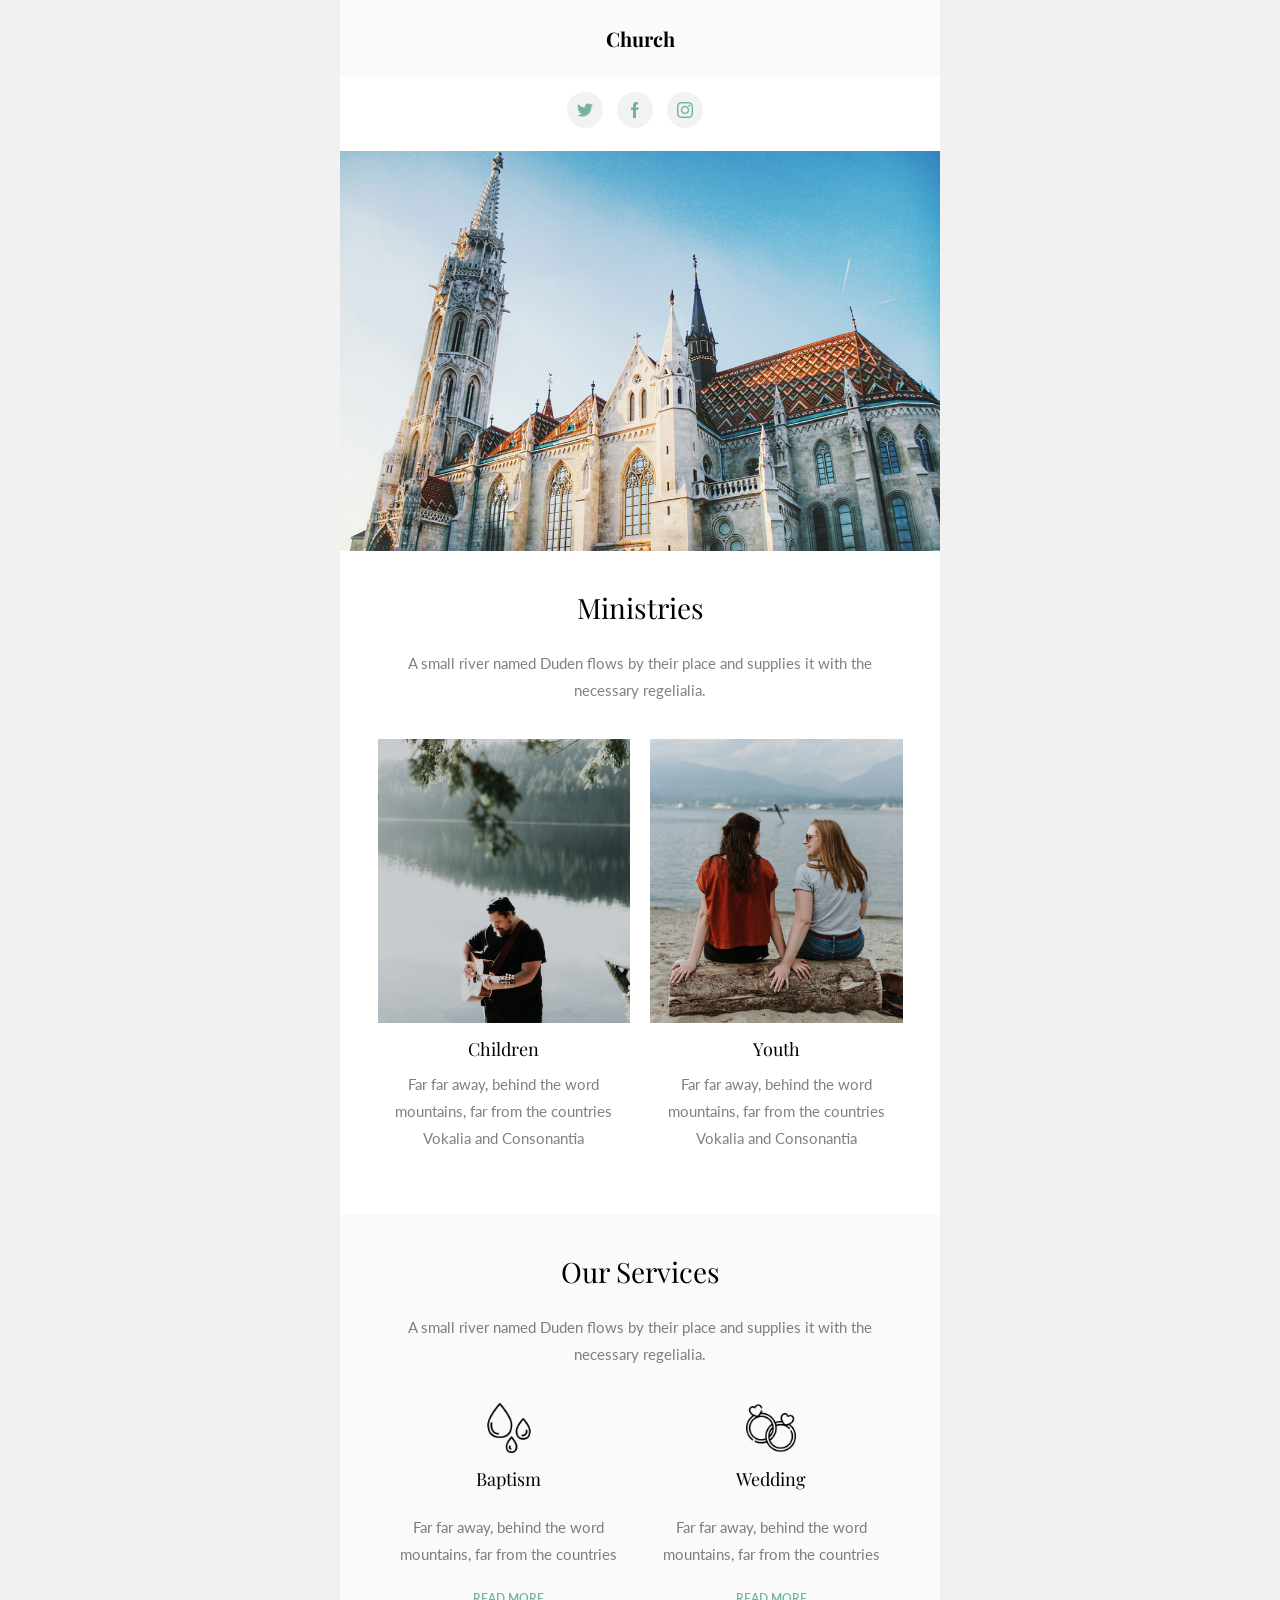
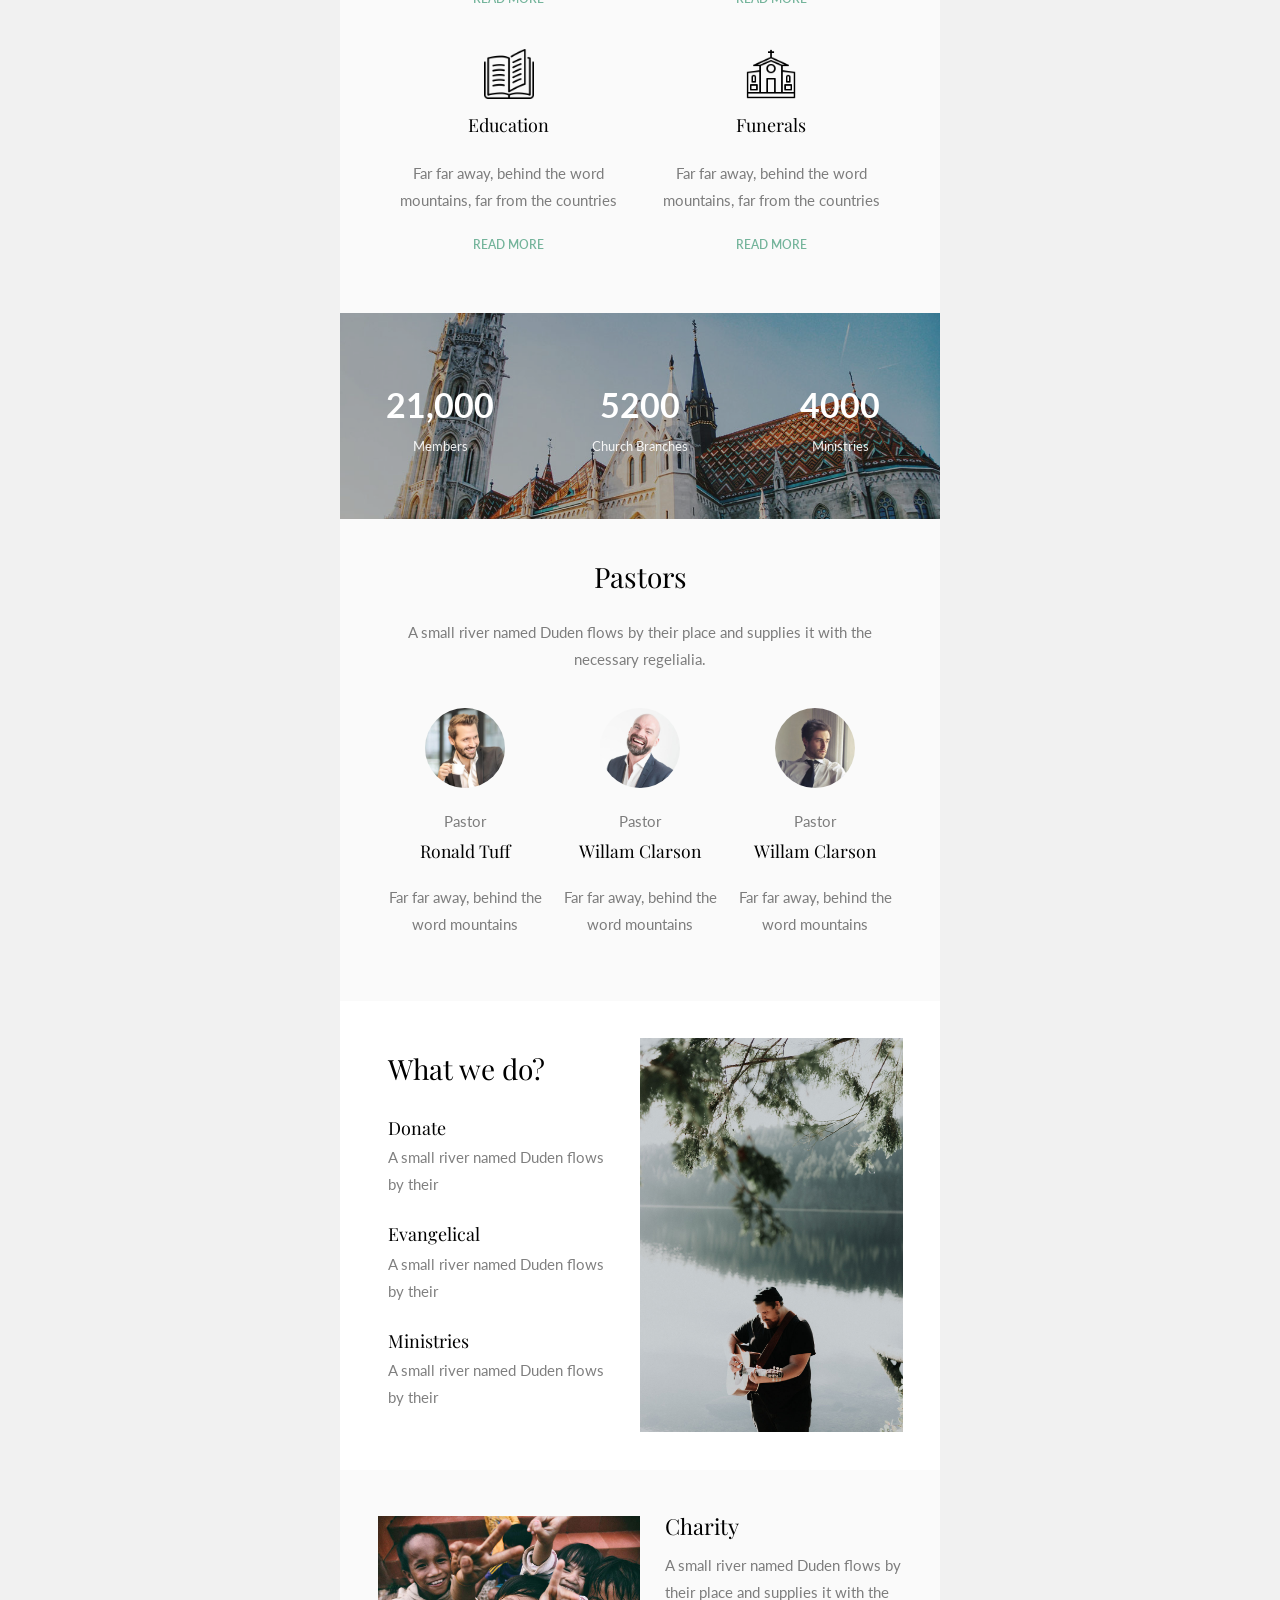
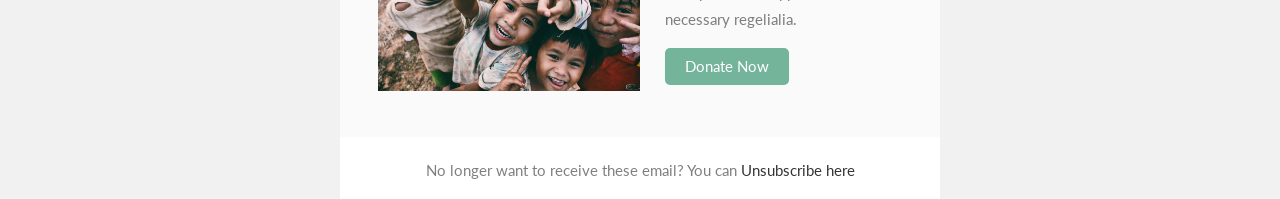
<file: target/classes/META-INF/resources/email/email-templates/19/index.html>
<!DOCTYPE html>
<html lang="en" xmlns="http://www.w3.org/1999/xhtml" xmlns:v="urn:schemas-microsoft-com:vml" xmlns:o="urn:schemas-microsoft-com:office:office">
<head>
    <meta charset="utf-8"> <!-- utf-8 works for most cases -->
    <meta name="viewport" content="width=device-width"> <!-- Forcing initial-scale shouldn't be necessary -->
    <meta http-equiv="X-UA-Compatible" content="IE=edge"> <!-- Use the latest (edge) version of IE rendering engine -->
    <meta name="x-apple-disable-message-reformatting">  <!-- Disable auto-scale in iOS 10 Mail entirely -->
    <title></title> <!-- The title tag shows in email notifications, like Android 4.4. -->

    <link href="https://fonts.googleapis.com/css?family=Lato:300,400,700" rel="stylesheet">
    <link href="https://fonts.googleapis.com/css?family=Playfair+Display:400,400i,700" rel="stylesheet">

    <!-- CSS Reset : BEGIN -->
    <style>

        /* What it does: Remove spaces around the email design added by some email clients. */
        /* Beware: It can remove the padding / margin and add a background color to the compose a reply window. */
        html,
body {
    margin: 0 auto !important;
    padding: 0 !important;
    height: 100% !important;
    width: 100% !important;
    background: #f1f1f1;
}

/* What it does: Stops email clients resizing small text. */
* {
    -ms-text-size-adjust: 100%;
    -webkit-text-size-adjust: 100%;
}

/* What it does: Centers email on Android 4.4 */
div[style*="margin: 16px 0"] {
    margin: 0 !important;
}

/* What it does: Stops Outlook from adding extra spacing to tables. */
table,
td {
    mso-table-lspace: 0pt !important;
    mso-table-rspace: 0pt !important;
}

/* What it does: Fixes webkit padding issue. */
table {
    border-spacing: 0 !important;
    border-collapse: collapse !important;
    table-layout: fixed !important;
    margin: 0 auto !important;
}

/* What it does: Uses a better rendering method when resizing images in IE. */
img {
    -ms-interpolation-mode:bicubic;
}

/* What it does: Prevents Windows 10 Mail from underlining links despite inline CSS. Styles for underlined links should be inline. */
a {
    text-decoration: none;
}

/* What it does: A work-around for email clients meddling in triggered links. */
*[x-apple-data-detectors],  /* iOS */
.unstyle-auto-detected-links *,
.aBn {
    border-bottom: 0 !important;
    cursor: default !important;
    color: inherit !important;
    text-decoration: none !important;
    font-size: inherit !important;
    font-family: inherit !important;
    font-weight: inherit !important;
    line-height: inherit !important;
}

/* What it does: Prevents Gmail from displaying a download button on large, non-linked images. */
.a6S {
    display: none !important;
    opacity: 0.01 !important;
}

/* What it does: Prevents Gmail from changing the text color in conversation threads. */
.im {
    color: inherit !important;
}

/* If the above doesn't work, add a .g-img class to any image in question. */
img.g-img + div {
    display: none !important;
}

/* What it does: Removes right gutter in Gmail iOS app: https://github.com/TedGoas/Cerberus/issues/89  */
/* Create one of these media queries for each additional viewport size you'd like to fix */

/* iPhone 4, 4S, 5, 5S, 5C, and 5SE */
@media only screen and (min-device-width: 320px) and (max-device-width: 374px) {
    u ~ div .email-container {
        min-width: 320px !important;
    }
}
/* iPhone 6, 6S, 7, 8, and X */
@media only screen and (min-device-width: 375px) and (max-device-width: 413px) {
    u ~ div .email-container {
        min-width: 375px !important;
    }
}
/* iPhone 6+, 7+, and 8+ */
@media only screen and (min-device-width: 414px) {
    u ~ div .email-container {
        min-width: 414px !important;
    }
}

    </style>

    <!-- CSS Reset : END -->

    <!-- Progressive Enhancements : BEGIN -->
    <style>

	    .primary{
	background: #74b49b;
}
.bg_white{
	background: #ffffff;
}
.bg_light{
	background: #fafafa;
}
.bg_black{
	background: #000000;
}
.bg_dark{
	background: rgba(0,0,0,.8);
}
.email-section{
	padding:2.5em;
}

/*BUTTON*/
.btn{
	padding: 5px 20px;
	display: inline-block;
}
.btn.btn-primary{
	border-radius: 5px;
	background: #74b49b;
	color: #ffffff;
}
.btn.btn-white{
	border-radius: 5px;
	background: #ffffff;
	color: #000000;
}
.btn.btn-white-outline{
	border-radius: 5px;
	background: transparent;
	border: 1px solid #fff;
	color: #fff;
}
.btn.btn-black{
	border-radius: 0px;
	background: #000;
	color: #fff;
}
.btn.btn-black-outline{
	border-radius: 0px;
	background: transparent;
	border: 2px solid #000;
	color: #000;
	font-weight: 700;
}
.btn.btn-custom{
	text-transform: uppercase;
	font-weight: 600;
	font-size: 12px;
}

h1,h2,h3,h4,h5,h6{
	font-family: 'Playfair Display', sans-serif;
	color: #000000;
	margin-top: 0;
	font-weight: 400;
}

body{
	font-family: 'Lato', sans-serif;
	font-weight: 400;
	font-size: 15px;
	line-height: 1.8;
	color: rgba(0,0,0,.5);
}

a{
	color: #74b49b;
}

p{
	margin-top: 0;
}

table{
}
/*LOGO*/

.logo h1{
	margin: 0;
}
.logo h1 a{
	color: #000000;
	font-size: 20px;
	font-weight: 700;
	font-family: 'Playfair Display', sans-serif;
}

/*HERO*/
.hero{
	position: relative;
	z-index: 0;
}
.hero .overlay{
	position: absolute;
	top: 0;
	left: 0;
	right: 0;
	bottom: 0;
	content: '';
	width: 100%;
	background: #000000;
	z-index: -1;
	opacity: .2;
}
.hero .text{
	color: rgba(255,255,255,.9);
	max-width: 50%;
	margin: 0 auto 0;
}
.hero .text h2{
	color: #fff;
	font-size: 34px;
	margin-bottom: 0;
	font-weight: 700;
	line-height: 1.4;
}
.hero .text h2 span{
	font-weight: 600;
	color: #74b49b;
}

/*SERVICES*/
.services{
}
.text-services{
	padding: 10px 10px 0; 
	text-align: center;
}
.text-services h3{
	font-size: 18px;
	font-weight: 400;
}

.services-list{
	margin: 0 0 20px 0;
	width: 100%;
}

.services-list img{
	float: left;
}
.services-list h3{
	margin-top: 0;
	margin-bottom: 0;
}
.services-list p{
	margin: 0;
}

/*MINISTRY*/
.text-ministry{
	padding: 10px 0; 
	text-align: center;
	border-top: none;
}
.text-ministry h3{
	font-size: 18px;
	font-weight: 400;
	margin-bottom: 5px;
}
.text-ministry h3 a{
	color: #000;
}
/*CHARITY*/
.text-charity h2{
	font-size: 22px;
	margin-bottom: 5px;
}


/*COUNTER*/
.counter{
	width: 100%;
	position: relative;
	z-index: 0;
}
.counter .overlay{
	position: absolute;
	top: 0;
	left: 0;
	right: 0;
	bottom: 0;
	content: '';
	width: 100%;
	background: #000000;
	z-index: -1;
	opacity: .3;
}
.counter-text{
	text-align: center;
}
.counter-text .num{
	display: block;
	color: #ffffff;
	font-size: 34px;
	font-weight: 700;
}
.counter-text .name{
	display: block;
	color: rgba(255,255,255,.9);
	font-size: 13px;
}


/*HEADING SECTION*/
.heading-section{
}
.heading-section h2{
	color: #000000;
	font-size: 28px;
	margin-top: 0;
	line-height: 1.4;
	font-weight: 400;
}
.heading-section .subheading{
	margin-bottom: 20px !important;
	display: inline-block;
	font-size: 13px;
	text-transform: uppercase;
	letter-spacing: 2px;
	color: rgba(0,0,0,.4);
	position: relative;
}
.heading-section .subheading::after{
	position: absolute;
	left: 0;
	right: 0;
	bottom: -10px;
	content: '';
	width: 100%;
	height: 2px;
	background: #74b49b;
	margin: 0 auto;
}

.heading-section-white{
	color: rgba(255,255,255,.8);
}
.heading-section-white h2{
	font-family: 
	line-height: 1;
	padding-bottom: 0;
}
.heading-section-white h2{
	color: #ffffff;
}
.heading-section-white .subheading{
	margin-bottom: 0;
	display: inline-block;
	font-size: 13px;
	text-transform: uppercase;
	letter-spacing: 2px;
	color: rgba(255,255,255,.4);
}


ul.social{
	padding: 0;
}
ul.social li{
	display: inline-block;
	margin-right: 10px;
	/*border: 1px solid #74b49b;*/
	padding: 10px;
	border-radius: 50%;
	background: rgba(0,0,0,.05);
}

/*FOOTER*/

.footer{
	border-top: 1px solid rgba(0,0,0,.05);
	color: rgba(0,0,0,.5);
}
.footer .heading{
	color: #000;
	font-size: 20px;
}
.footer ul{
	margin: 0;
	padding: 0;
}
.footer ul li{
	list-style: none;
	margin-bottom: 10px;
}
.footer ul li a{
	color: rgba(0,0,0,1);
}


@media screen and (max-width: 500px) {


}


    </style>


</head>

<body width="100%" style="margin: 0; padding: 0 !important; mso-line-height-rule: exactly; background-color: #222222;">
	<center style="width: 100%; background-color: #f1f1f1;">
    <div style="display: none; font-size: 1px;max-height: 0px; max-width: 0px; opacity: 0; overflow: hidden; mso-hide: all; font-family: sans-serif;">
      &zwnj;&nbsp;&zwnj;&nbsp;&zwnj;&nbsp;&zwnj;&nbsp;&zwnj;&nbsp;&zwnj;&nbsp;&zwnj;&nbsp;&zwnj;&nbsp;&zwnj;&nbsp;&zwnj;&nbsp;&zwnj;&nbsp;&zwnj;&nbsp;&zwnj;&nbsp;&zwnj;&nbsp;&zwnj;&nbsp;&zwnj;&nbsp;&zwnj;&nbsp;&zwnj;&nbsp;
    </div>
    <div style="max-width: 600px; margin: 0 auto;" class="email-container">
    	<!-- BEGIN BODY -->
      <table align="center" role="presentation" cellspacing="0" cellpadding="0" border="0" width="100%" style="margin: auto;">
      	<tr>
          <td valign="top" class="bg_light" style="padding: .5em 2.5em 1em 2.5em;">
          	<table role="presentation" border="0" cellpadding="0" cellspacing="0" width="100%">
          		<tr>
          			<td class="logo" style="text-align: center;">
			            <h1><a href="#">Church</a></h1>
			          </td>
          		</tr>
          	</table>
          </td>
	      </tr><!-- end tr -->
	      <tr>
          <td valign="top" class="bg_white" style="padding: 0;">
          	<table role="presentation" border="0" cellpadding="0" cellspacing="0" width="100%">
          		<tr>
			          <td width="60%" style="text-align: center;">
			            <ul class="social">
                		<li><a href="#"><img src="images/004-twitter-logo.png" alt="" style="width: 16px; max-width: 600px; height: auto; display: block;"></a></li>
                		<li><a href="#"><img src="images/005-facebook.png" alt="" style="width: 16px; max-width: 600px; height: auto; display: block;"></a></li>
                		<li><a href="#"><img src="images/006-instagram-logo.png" alt="" style="width: 16px; max-width: 600px; height: auto; display: block;"></a></li>
                	</ul>
			          </td>
          		</tr>
          	</table>
          </td>
	      </tr><!-- end tr -->
	      <tr>
          <td valign="middle" class="hero bg_white" style="background-image: url(images/bg_1.jpg); background-size: cover; height: 400px;">
          </td>
	      </tr><!-- end tr -->
	      <tr>
	      	<td class="bg_white email-section">
	      		<div class="heading-section" style="text-align: center; padding: 0 30px;">
            	<h2>Ministries</h2>
            	<p>A small river named Duden flows by their place and supplies it with the necessary regelialia.</p>
          	</div>
	      		<table role="presentation" border="0" cellpadding="0" cellspacing="0" width="100%">
          		<tr>
                <td valign="top" width="50%">
                  <table role="presentation" cellspacing="0" cellpadding="0" border="0" width="100%">
                    <tr>
                      <td style="padding-top: 20px; padding-right: 10px;">
                        <a href="#"><img src="images/ministry-1.jpg" alt="" style="width: 100%; max-width: 600px; height: auto; margin: auto; display: block;"></a>
                        <div class="text-ministry" style="text-align: center;">
                        	<h3><a href="#">Children</a></h3>
                        	<p>Far far away, behind the word mountains, far from the countries Vokalia and Consonantia</p>
                        </div>
                      </td>
                    </tr>
                  </table>
                </td>



                <td valign="top" width="50%">
                  <table role="presentation" cellspacing="0" cellpadding="0" border="0" width="100%">
                    <tr>
                      <td style="padding-top: 20px; padding-left: 10px;">
                        <a href="#"><img src="images/ministry-2.jpg" alt="" style="width: 100%; max-width: 600px; height: auto; margin: auto; display: block;"></a>
                        <div class="text-ministry" style="text-align: center;">
                        	<h3><a href="#">Youth</a></h3>
                        	<p>Far far away, behind the word mountains, far from the countries Vokalia and Consonantia</p>
                        </div>
                      </td>
                    </tr>
                  </table>
                </td>
              </tr>
          	</table>
	      	</td>
	      </tr>
	      <tr>
          <td class="bg_light email-section">
          	<div class="heading-section" style="text-align: center; padding: 0 30px;">
            	<h2>Our Services</h2>
            	<p>A small river named Duden flows by their place and supplies it with the necessary regelialia.</p>
          	</div>
          	<table role="presentation" border="0" cellpadding="0" cellspacing="0" width="100%">
          		<tr>
          			<td valign="top" width="50%" style="padding-top: 20px;" class="services">
                  <table role="presentation" cellspacing="0" cellpadding="0" border="0" width="100%">
                    <tr>
                      <td class="icon">
                        <img src="images/1.png" alt="" style="width: 50px; max-width: 600px; height: auto; margin: auto; display: block;">
                      </td>
                    </tr>
                    <tr>
                      <td class="text-services">
                      	<h3>Baptism</h3>
                       	<p>Far far away, behind the word mountains, far from the countries</p>
                       	<p><a href="#" class="btn btn-custom">Read more</a></p>
                      </td>
                    </tr>
                  </table>
                </td>
                <td valign="top" width="50%" style="padding-top: 20px;" class="services">
                  <table role="presentation" cellspacing="0" cellpadding="0" border="0" width="100%">
                    <tr>
                      <td class="icon">
                        <img src="images/2.png" alt="" style="width: 50px; max-width: 600px; height: auto; margin: auto; display: block;">
                      </td>
                    </tr>
                    <tr>
                      <td class="text-services">
                      	<h3>Wedding</h3>
                       	<p>Far far away, behind the word mountains, far from the countries</p>
                       	<p><a href="#" class="btn btn-custom">Read more</a></p>
                      </td>
                    </tr>
                  </table>
                </td>
              </tr>
              <tr>
          			<td valign="top" width="50%" style="padding-top: 20px;" class="services">
                  <table role="presentation" cellspacing="0" cellpadding="0" border="0" width="100%">
                    <tr>
                      <td class="icon">
                        <img src="images/3.png" alt="" style="width: 50px; max-width: 600px; height: auto; margin: auto; display: block;">
                      </td>
                    </tr>
                    <tr>
                      <td class="text-services">
                      	<h3>Education</h3>
                       	<p>Far far away, behind the word mountains, far from the countries</p>
                       	<p><a href="#" class="btn btn-custom">Read more</a></p>
                      </td>
                    </tr>
                  </table>
                </td>
                <td valign="top" width="50%" style="padding-top: 20px;" class="services">
                  <table role="presentation" cellspacing="0" cellpadding="0" border="0" width="100%">
                    <tr>
                      <td class="icon">
                        <img src="images/4.png" alt="" style="width: 50px; max-width: 600px; height: auto; margin: auto; display: block;">
                      </td>
                    </tr>
                    <tr>
                      <td class="text-services">
                      	<h3>Funerals</h3>
                       	<p>Far far away, behind the word mountains, far from the countries</p>
                       	<p><a href="#" class="btn btn-custom">Read more</a></p>
                      </td>
                    </tr>
                  </table>
                </td>
              </tr>
          	</table>
          </td>
        </tr><!-- end: tr -->
        <tr>
          <td valign="middle" class="counter" style="background-image: url(images/bg_1.jpg); background-size: cover; background-position: center center; padding: 4em 0;">
          	<div class="overlay"></div>
            <table>
            	<tr>
            		<td valign="middle" width="33.333%">
                  <table role="presentation" cellspacing="0" cellpadding="0" border="0" width="100%">
                    <tr>
                      <td class="counter-text">
                      	<span class="num">21,000</span>
                      	<span class="name">Members</span>
                      </td>
                    </tr>
                  </table>
                </td>
                <td valign="middle" width="33.333%">
                  <table role="presentation" cellspacing="0" cellpadding="0" border="0" width="100%">
                    <tr>
                      <td class="counter-text">
                      	<span class="num">5200</span>
                      	<span class="name">Church Branches</span>
                      </td>
                    </tr>
                  </table>
                </td>
                <td valign="middle" width="33.333%">
                  <table role="presentation" cellspacing="0" cellpadding="0" border="0" width="100%">
                    <tr>
                      <td class="counter-text">
                      	<span class="num">4000</span>
                      	<span class="name">Ministries</span>
                      </td>
                    </tr>
                  </table>
                </td>
            	</tr>
            </table>
          </td>
	      </tr><!-- end tr -->
	      <tr>
          <td class="bg_light email-section">
          	<div class="heading-section" style="text-align: center; padding: 0 30px;">
            	<h2>Pastors</h2>
            	<p>A small river named Duden flows by their place and supplies it with the necessary regelialia.</p>
          	</div>
          	<table role="presentation" border="0" cellpadding="10" cellspacing="0" width="100%">
          		<tr>
                <td valign="top" width="33.333%" style="padding-top: 20px;">
                  <table role="presentation" cellspacing="0" cellpadding="0" border="0" width="100%">
                    <tr>
                      <td>
                        <img src="images/person_1.jpg" alt="" style="width: 80px; max-width: 600px; height: auto; margin: auto; margin-bottom: 20px; display: block; border-radius: 50%;">
                      </td>
                    </tr>
                    <tr>
                      <td class="text-testimony" style="text-align: center;">
                      	<span class="position">Pastor</span>
                      	<h3 class="name">Ronald Tuff</h3>
                       	<p>Far far away, behind the word mountains</p>
                      </td>
                    </tr>
                  </table>
                </td>
                <td valign="top" width="33.333%" style="padding-top: 20px;">
                  <table role="presentation" cellspacing="0" cellpadding="0" border="0" width="100%">
                    <tr>
                      <td>
                        <img src="images/person_2.jpg" alt="" style="width: 80px; max-width: 600px; height: auto; margin: auto; margin-bottom: 20px; display: block; border-radius: 50%;">
                      </td>
                    </tr>
                    <tr>
                      <td class="text-testimony" style="text-align: center;">
                      	<span class="position">Pastor</span>
                      	<h3 class="name">Willam Clarson</h3>
                        <p>Far far away, behind the word mountains</p>
                      </td>
                    </tr>
                  </table>
                </td>
                <td valign="top" width="33.333%" style="padding-top: 20px;">
                  <table role="presentation" cellspacing="0" cellpadding="0" border="0" width="100%">
                    <tr>
                      <td>
                        <img src="images/person_3.jpg" alt="" style="width: 80px; max-width: 600px; height: auto; margin: auto; margin-bottom: 20px; display: block; border-radius: 50%;">
                      </td>
                    </tr>
                    <tr>
                      <td class="text-testimony" style="text-align: center;">
                      	<span class="position">Pastor</span>
                      	<h3 class="name">Willam Clarson</h3>
                        <p>Far far away, behind the word mountains</p>
                      </td>
                    </tr>
                  </table>
                </td>
              </tr>
          	</table>
          </td>
        </tr><!-- end: tr -->
				<tr>
	        <td class="bg_white email-section" style="width: 100%;">
	        	<table role="presentation" border="0" cellpadding="0" cellspacing="0" width="100%">
	        		<tr>
	        			<td valign="middle" width="50%">
	                <table role="presentation" cellspacing="0" cellpadding="0" border="0" width="100%">
	                  <tr>
	                    <td class="text-services" style="text-align: left; padding-right:25px;">
	                    	<div class="heading-section">
					              	<h2>What we do?</h2>
					            	</div>
					            	<div class="services-list">
					            		<div class="text">
					            			<h3>Donate</h3>
					            			<p>A small river named Duden flows by their</p>
					            		</div>
					            	</div>
					            	<div class="services-list">
					            		<div class="text">
					            			<h3>Evangelical</h3>
					            			<p>A small river named Duden flows by their</p>
					            		</div>
					            	</div>
					            	<div class="services-list">
					            		<div class="text">
					            			<h3>Ministries</h3>
					            			<p>A small river named Duden flows by their</p>
					            		</div>
					            	</div>
	                    </td>
	                  </tr>
	                </table>
	              </td>
	        			<td valign="middle" width="50%">
	                <table role="presentation" cellspacing="0" cellpadding="0" border="0" width="100%">
	                  <tr>
	                    <td>
	                      <img src="images/about.jpg" alt="" style="width: 100%; max-width: 600px; height: auto; margin: auto; display: block;">
	                    </td>
	                  </tr>
	                </table>
	              </td>
	            </tr>
	        	</table>
	        </td>
	      </tr><!-- end: tr -->
	      <tr>
          <td class="bg_light email-section" style="width: 100%;">
          	<table role="presentation" border="0" cellpadding="0" cellspacing="0" width="100%">
          		<tr>
          			<td valign="middle" width="50%">
                  <table role="presentation" cellspacing="0" cellpadding="0" border="0" width="100%">
                    <tr>
                      <td>
                        <img src="images/about-2.jpg" alt="" style="width: 100%; max-width: 600px; height: auto; margin: auto; display: block;">
                      </td>
                    </tr>
                  </table>
                </td>
                <td valign="middle" width="50%">
                  <table role="presentation" cellspacing="0" cellpadding="0" border="0" width="100%">
                    <tr>
                      <td class="text-charity" style="text-align: left; padding-left:25px;">
					              	<h2>Charity</h2>
					              	<p>A small river named Duden flows by their place and supplies it with the necessary regelialia.</p>
					              	<p><a href="#" class="btn btn-primary">Donate Now</a></p>
                      </td>
                    </tr>
                  </table>
                </td>
              </tr>
          	</table>
          </td>
        </tr><!-- end: tr -->
      <!-- 1 Column Text + Button : END -->
      </table>
      <table align="center" role="presentation" cellspacing="0" cellpadding="0" border="0" width="100%" style="margin: auto;">
        <tr>
          <td class="bg_white" style="text-align: center; padding-top: 20px;">
          	<p>No longer want to receive these email? You can <a href="#" style="color: rgba(0,0,0,.8);">Unsubscribe here</a></p>
          </td>
        </tr>
      </table>

    </div>
  </center>
</body>
</html>
</file>
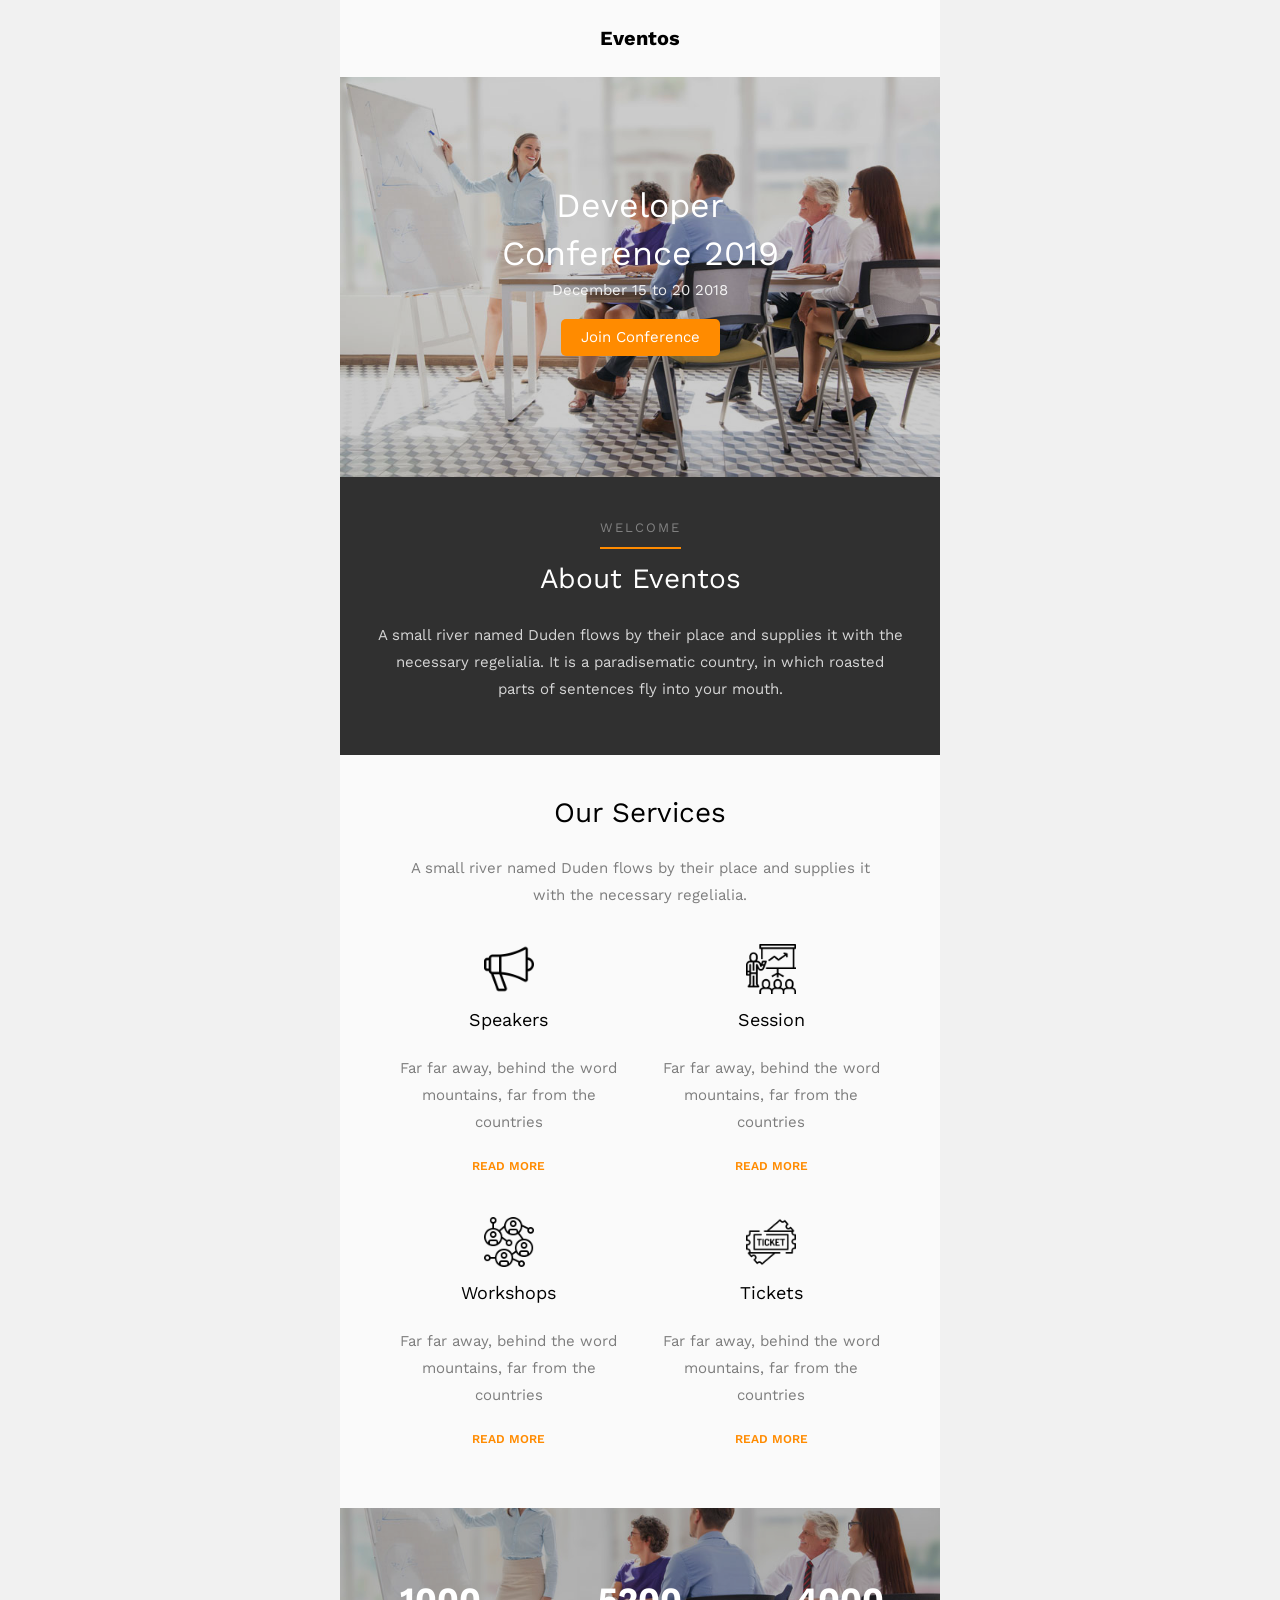
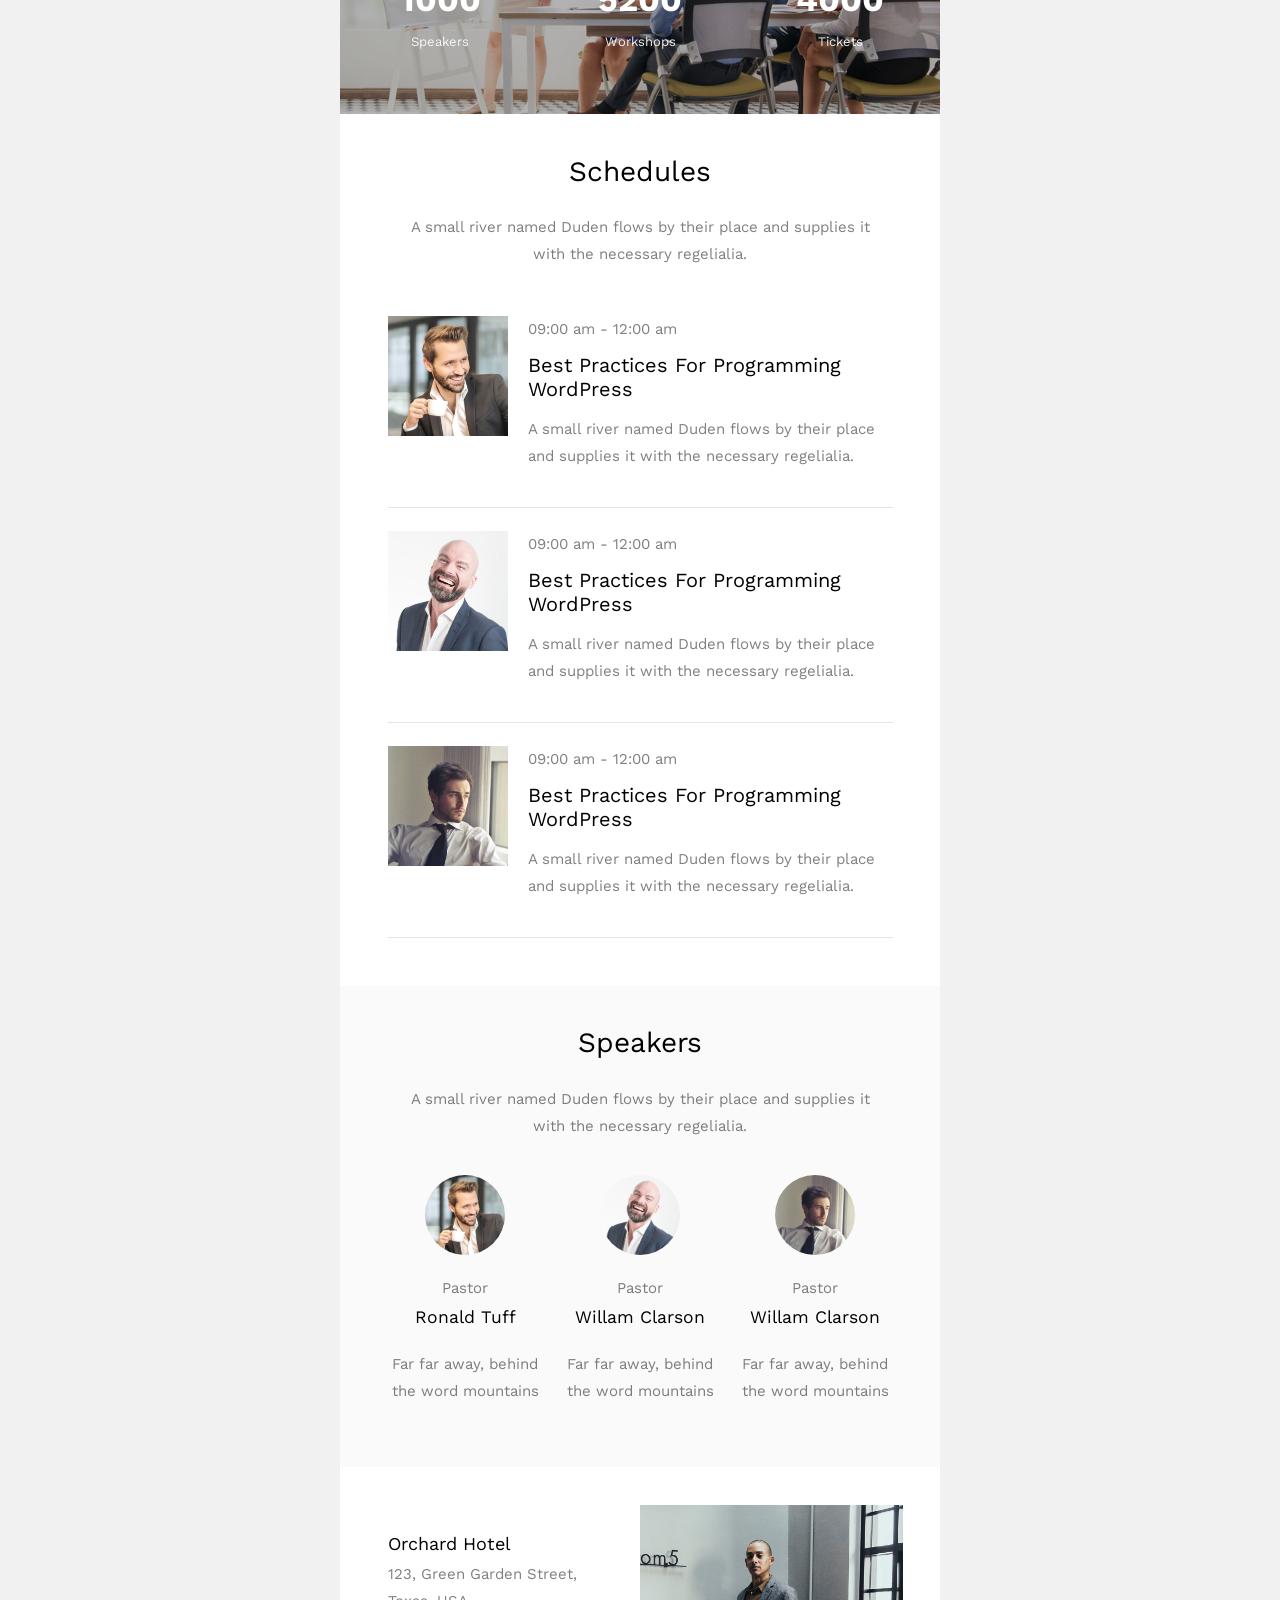
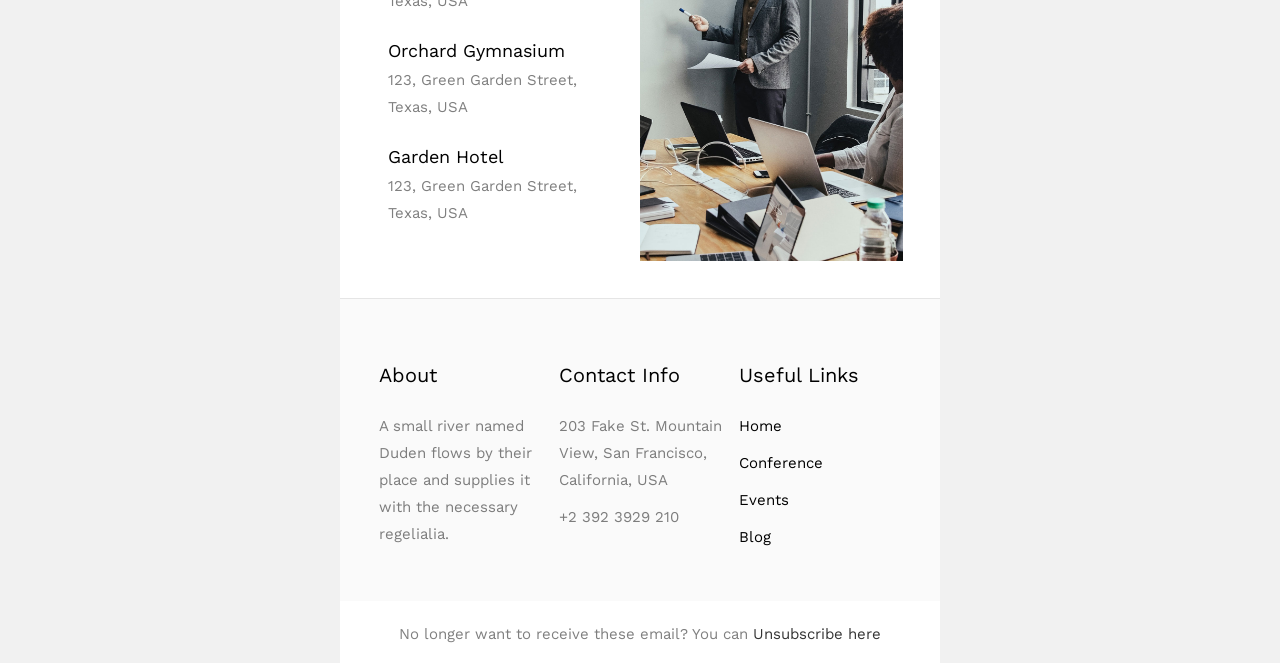
<file: target/classes/META-INF/resources/email/email-templates/20/index.html>
<!DOCTYPE html>
<html lang="en" xmlns="http://www.w3.org/1999/xhtml" xmlns:v="urn:schemas-microsoft-com:vml" xmlns:o="urn:schemas-microsoft-com:office:office">
<head>
    <meta charset="utf-8"> <!-- utf-8 works for most cases -->
    <meta name="viewport" content="width=device-width"> <!-- Forcing initial-scale shouldn't be necessary -->
    <meta http-equiv="X-UA-Compatible" content="IE=edge"> <!-- Use the latest (edge) version of IE rendering engine -->
    <meta name="x-apple-disable-message-reformatting">  <!-- Disable auto-scale in iOS 10 Mail entirely -->
    <title></title> <!-- The title tag shows in email notifications, like Android 4.4. -->

    <link href="https://fonts.googleapis.com/css?family=Work+Sans:200,300,400,500,600,700" rel="stylesheet">

    <!-- CSS Reset : BEGIN -->
    <style>

        /* What it does: Remove spaces around the email design added by some email clients. */
        /* Beware: It can remove the padding / margin and add a background color to the compose a reply window. */
        html,
body {
    margin: 0 auto !important;
    padding: 0 !important;
    height: 100% !important;
    width: 100% !important;
    background: #f1f1f1;
}

/* What it does: Stops email clients resizing small text. */
* {
    -ms-text-size-adjust: 100%;
    -webkit-text-size-adjust: 100%;
}

/* What it does: Centers email on Android 4.4 */
div[style*="margin: 16px 0"] {
    margin: 0 !important;
}

/* What it does: Stops Outlook from adding extra spacing to tables. */
table,
td {
    mso-table-lspace: 0pt !important;
    mso-table-rspace: 0pt !important;
}

/* What it does: Fixes webkit padding issue. */
table {
    border-spacing: 0 !important;
    border-collapse: collapse !important;
    table-layout: fixed !important;
    margin: 0 auto !important;
}

/* What it does: Uses a better rendering method when resizing images in IE. */
img {
    -ms-interpolation-mode:bicubic;
}

/* What it does: Prevents Windows 10 Mail from underlining links despite inline CSS. Styles for underlined links should be inline. */
a {
    text-decoration: none;
}

/* What it does: A work-around for email clients meddling in triggered links. */
*[x-apple-data-detectors],  /* iOS */
.unstyle-auto-detected-links *,
.aBn {
    border-bottom: 0 !important;
    cursor: default !important;
    color: inherit !important;
    text-decoration: none !important;
    font-size: inherit !important;
    font-family: inherit !important;
    font-weight: inherit !important;
    line-height: inherit !important;
}

/* What it does: Prevents Gmail from displaying a download button on large, non-linked images. */
.a6S {
    display: none !important;
    opacity: 0.01 !important;
}

/* What it does: Prevents Gmail from changing the text color in conversation threads. */
.im {
    color: inherit !important;
}

/* If the above doesn't work, add a .g-img class to any image in question. */
img.g-img + div {
    display: none !important;
}

/* What it does: Removes right gutter in Gmail iOS app: https://github.com/TedGoas/Cerberus/issues/89  */
/* Create one of these media queries for each additional viewport size you'd like to fix */

/* iPhone 4, 4S, 5, 5S, 5C, and 5SE */
@media only screen and (min-device-width: 320px) and (max-device-width: 374px) {
    u ~ div .email-container {
        min-width: 320px !important;
    }
}
/* iPhone 6, 6S, 7, 8, and X */
@media only screen and (min-device-width: 375px) and (max-device-width: 413px) {
    u ~ div .email-container {
        min-width: 375px !important;
    }
}
/* iPhone 6+, 7+, and 8+ */
@media only screen and (min-device-width: 414px) {
    u ~ div .email-container {
        min-width: 414px !important;
    }
}

    </style>

    <!-- CSS Reset : END -->

    <!-- Progressive Enhancements : BEGIN -->
    <style>

	    .primary{
	background: #ff8b00;
}
.bg_white{
	background: #ffffff;
}
.bg_light{
	background: #fafafa;
}
.bg_black{
	background: #000000;
}
.bg_dark{
	background: rgba(0,0,0,.8);
}
.email-section{
	padding:2.5em;
}

/*BUTTON*/
.btn{
	padding: 5px 20px;
	display: inline-block;
}
.btn.btn-primary{
	border-radius: 5px;
	background: #ff8b00;
	color: #ffffff;
}
.btn.btn-white{
	border-radius: 5px;
	background: #ffffff;
	color: #000000;
}
.btn.btn-white-outline{
	border-radius: 5px;
	background: transparent;
	border: 1px solid #fff;
	color: #fff;
}
.btn.btn-black{
	border-radius: 0px;
	background: #000;
	color: #fff;
}
.btn.btn-black-outline{
	border-radius: 0px;
	background: transparent;
	border: 2px solid #000;
	color: #000;
	font-weight: 700;
}
.btn.btn-custom{
	text-transform: uppercase;
	font-weight: 600;
	font-size: 12px;
}

h1,h2,h3,h4,h5,h6{
	font-family: 'Work Sans', sans-serif;
	color: #000000;
	margin-top: 0;
	font-weight: 400;
}

body{
	font-family: 'Work Sans', sans-serif;
	font-weight: 400;
	font-size: 15px;
	line-height: 1.8;
	color: rgba(0,0,0,.5);
}

a{
	color: #ff8b00;
}

p{
	margin-top: 0;
}

table{
}
/*LOGO*/

.logo h1{
	margin: 0;
}
.logo h1 a{
	color: #000000;
	font-size: 20px;
	font-weight: 700;
	/*text-transform: uppercase;*/
	font-family: 'Work Sans', sans-serif;
}

.navigation{
	padding: 0;
	padding: 1em 0;
	/*background: rgba(0,0,0,1);*/
	border-top: 1px solid rgba(0,0,0,.05);
	border-bottom: 1px solid rgba(0,0,0,.05);
	margin-bottom: 0;
}
.navigation li{
	list-style: none;
	display: inline-block;;
	margin-left: 5px;
	margin-right: 5px;
	font-size: 14px;
	font-weight: 500;
}
.navigation li a{
	color: rgba(0,0,0,1);
}

/*HERO*/
.hero{
	position: relative;
	z-index: 0;
}
.hero .overlay{
	position: absolute;
	top: 0;
	left: 0;
	right: 0;
	bottom: 0;
	content: '';
	width: 100%;
	background: #000000;
	z-index: -1;
	opacity: .2;
}
.hero .text{
	color: rgba(255,255,255,.9);
	max-width: 50%;
	margin: 0 auto 0;
}
.hero .text h2{
	color: #fff;
	font-size: 34px;
	margin-bottom: 0;
	font-weight: 400;
	line-height: 1.4;
}
.hero .text h2 span{
	font-weight: 600;
	color: #ff8b00;
}

/*INTRO*/
.intro{
	position: relative;
	z-index: 0;
}

.intro .text{
	color: rgba(0,0,0,.3);
}
.intro .text h2{
	color: #000;
	font-size: 34px;
	margin-bottom: 0;
	font-weight: 300;
}
.intro .text h2 span{
	font-weight: 600;
	color: #ff8b00;
}

/*SERVICES*/
.services{
}
.text-services{
	padding: 10px 10px 0; 
	text-align: center;
}
.text-services h3{
	font-size: 18px;
	font-weight: 400;
}

.services-list{
	margin: 0 0 20px 0;
	width: 100%;
}

.services-list img{
	float: left;
}
.services-list h3{
	margin-top: 0;
	margin-bottom: 0;
}
.services-list p{
	margin: 0;
}



/*COUNTER*/
.counter{
	width: 100%;
	position: relative;
	z-index: 0;
}
.counter .overlay{
	position: absolute;
	top: 0;
	left: 0;
	right: 0;
	bottom: 0;
	content: '';
	width: 100%;
	background: #000000;
	z-index: -1;
	opacity: .3;
}
.counter-text{
	text-align: center;
}
.counter-text .num{
	display: block;
	color: #ffffff;
	font-size: 34px;
	font-weight: 700;
}
.counter-text .name{
	display: block;
	color: rgba(255,255,255,.9);
	font-size: 13px;
}

/*TOPIC*/
.topic{
	width: 100%;
	display: block;
	float: left;
	border-bottom: 1px solid rgba(0,0,0,.1);
	padding: 1.5em 0;
}
.topic .img{
	width: 120px;
	float: left;
}
.topic .text{
	width: calc(100% - 150px);
	padding-left: 20px;
	float: left;
}
.topic .text h3{
	font-size: 20px;
	margin-bottom: 15px;
	line-height: 1.2;
}
.topic .text .meta{
	margin-bottom: 10px;
}

/*HEADING SECTION*/
.heading-section{
}
.heading-section h2{
	color: #000000;
	font-size: 28px;
	margin-top: 0;
	line-height: 1.4;
	font-weight: 400;
}
.heading-section .subheading{
	margin-bottom: 20px !important;
	display: inline-block;
	font-size: 13px;
	text-transform: uppercase;
	letter-spacing: 2px;
	color: rgba(0,0,0,.4);
	position: relative;
}
.heading-section .subheading::after{
	position: absolute;
	left: 0;
	right: 0;
	bottom: -10px;
	content: '';
	width: 100%;
	height: 2px;
	background: #ff8b00;
	margin: 0 auto;
}

.heading-section-white{
	color: rgba(255,255,255,.8);
}
.heading-section-white h2{
	font-family: 
	line-height: 1;
	padding-bottom: 0;
}
.heading-section-white h2{
	color: #ffffff;
}
.heading-section-white .subheading{
	margin-bottom: 0;
	display: inline-block;
	font-size: 13px;
	text-transform: uppercase;
	letter-spacing: 2px;
	color: rgba(255,255,255,.4);
}


ul.social{
	padding: 0;
}
ul.social li{
	display: inline-block;
	margin-right: 10px;
	/*border: 1px solid #ff8b00;*/
	padding: 10px;
	border-radius: 50%;
	background: rgba(0,0,0,.05);
}

/*FOOTER*/

.footer{
	border-top: 1px solid rgba(0,0,0,.05);
	color: rgba(0,0,0,.5);
}
.footer .heading{
	color: #000;
	font-size: 20px;
}
.footer ul{
	margin: 0;
	padding: 0;
}
.footer ul li{
	list-style: none;
	margin-bottom: 10px;
}
.footer ul li a{
	color: rgba(0,0,0,1);
}


@media screen and (max-width: 500px) {


}


    </style>


</head>

<body width="100%" style="margin: 0; padding: 0 !important; mso-line-height-rule: exactly; background-color: #fafafa;">
	<center style="width: 100%; background-color: #f1f1f1;">
    <div style="display: none; font-size: 1px;max-height: 0px; max-width: 0px; opacity: 0; overflow: hidden; mso-hide: all; font-family: sans-serif;">
      &zwnj;&nbsp;&zwnj;&nbsp;&zwnj;&nbsp;&zwnj;&nbsp;&zwnj;&nbsp;&zwnj;&nbsp;&zwnj;&nbsp;&zwnj;&nbsp;&zwnj;&nbsp;&zwnj;&nbsp;&zwnj;&nbsp;&zwnj;&nbsp;&zwnj;&nbsp;&zwnj;&nbsp;&zwnj;&nbsp;&zwnj;&nbsp;&zwnj;&nbsp;&zwnj;&nbsp;
    </div>
    <div style="max-width: 600px; margin: 0 auto;" class="email-container">
    	<!-- BEGIN BODY -->
      <table align="center" role="presentation" cellspacing="0" cellpadding="0" border="0" width="100%" style="margin: auto;">
      	<tr>
          <td valign="top" class="bg_light" style="padding: .5em 2.5em 1em 2.5em;">
          	<table role="presentation" border="0" cellpadding="0" cellspacing="0" width="100%">
          		<tr>
          			<td class="logo" style="text-align: center;">
			            <h1><a href="#">Eventos</a></h1>
			          </td>
          		</tr>
          	</table>
          </td>
	      </tr><!-- end tr -->
	      <tr>
          <td valign="middle" class="hero bg_white" style="background-image: url(images/bg_1.jpg); background-size: cover; height: 400px;">
          	<div class="overlay"></div>
            <table>
            	<tr>
            		<td>
            			<div class="text" style="padding: 0 4em; text-align: center;">
            				<h2>Developer Conference 2019</h2>
            				<p>December 15 to 20 2018</p>
            				<p><a href="#" class="btn btn-primary">Join Conference</a></p>
            			</div>
            		</td>
            	</tr>
            </table>
          </td>
	      </tr><!-- end tr -->
	      <tr>
          <td class="bg_dark email-section" style="text-align:center;">
          	<div class="heading-section heading-section-white">
          		<span class="subheading">Welcome</span>
            	<h2>About Eventos</h2>
            	<p>A small river named Duden flows by their place and supplies it with the necessary regelialia. It is a paradisematic country, in which roasted parts of sentences fly into your mouth.</p>
          	</div>
          </td>
        </tr><!-- end: tr -->
	      <tr>
          <td class="bg_light email-section">
          	<div class="heading-section" style="text-align: center; padding: 0 30px;">
            	<h2>Our Services</h2>
            	<p>A small river named Duden flows by their place and supplies it with the necessary regelialia.</p>
          	</div>
          	<table role="presentation" border="0" cellpadding="0" cellspacing="0" width="100%">
          		<tr>
          			<td valign="top" width="50%" style="padding-top: 20px;" class="services">
                  <table role="presentation" cellspacing="0" cellpadding="0" border="0" width="100%">
                    <tr>
                      <td class="icon">
                        <img src="images/megaphone.png" alt="" style="width: 50px; max-width: 600px; height: auto; margin: auto; display: block;">
                      </td>
                    </tr>
                    <tr>
                      <td class="text-services">
                      	<h3>Speakers</h3>
                       	<p>Far far away, behind the word mountains, far from the countries</p>
                       	<p><a href="#" class="btn btn-custom">Read more</a></p>
                      </td>
                    </tr>
                  </table>
                </td>
                <td valign="top" width="50%" style="padding-top: 20px;" class="services">
                  <table role="presentation" cellspacing="0" cellpadding="0" border="0" width="100%">
                    <tr>
                      <td class="icon">
                        <img src="images/work.png" alt="" style="width: 50px; max-width: 600px; height: auto; margin: auto; display: block;">
                      </td>
                    </tr>
                    <tr>
                      <td class="text-services">
                      	<h3>Session</h3>
                       	<p>Far far away, behind the word mountains, far from the countries</p>
                       	<p><a href="#" class="btn btn-custom">Read more</a></p>
                      </td>
                    </tr>
                  </table>
                </td>
              </tr>
              <tr>
          			<td valign="top" width="50%" style="padding-top: 20px;" class="services">
                  <table role="presentation" cellspacing="0" cellpadding="0" border="0" width="100%">
                    <tr>
                      <td class="icon">
                        <img src="images/network.png" alt="" style="width: 50px; max-width: 600px; height: auto; margin: auto; display: block;">
                      </td>
                    </tr>
                    <tr>
                      <td class="text-services">
                      	<h3>Workshops</h3>
                       	<p>Far far away, behind the word mountains, far from the countries</p>
                       	<p><a href="#" class="btn btn-custom">Read more</a></p>
                      </td>
                    </tr>
                  </table>
                </td>
                <td valign="top" width="50%" style="padding-top: 20px;" class="services">
                  <table role="presentation" cellspacing="0" cellpadding="0" border="0" width="100%">
                    <tr>
                      <td class="icon">
                        <img src="images/ticket.png" alt="" style="width: 50px; max-width: 600px; height: auto; margin: auto; display: block;">
                      </td>
                    </tr>
                    <tr>
                      <td class="text-services">
                      	<h3>Tickets</h3>
                       	<p>Far far away, behind the word mountains, far from the countries</p>
                       	<p><a href="#" class="btn btn-custom">Read more</a></p>
                      </td>
                    </tr>
                  </table>
                </td>
              </tr>
          	</table>
          </td>
        </tr><!-- end: tr -->
        <tr>
          <td valign="middle" class="counter" style="background-image: url(images/bg_1.jpg); background-size: cover; background-position: center center; padding: 4em 0;">
          	<div class="overlay"></div>
            <table>
            	<tr>
            		<td valign="middle" width="33.333%">
                  <table role="presentation" cellspacing="0" cellpadding="0" border="0" width="100%">
                    <tr>
                      <td class="counter-text">
                      	<span class="num">1000</span>
                      	<span class="name">Speakers</span>
                      </td>
                    </tr>
                  </table>
                </td>
                <td valign="middle" width="33.333%">
                  <table role="presentation" cellspacing="0" cellpadding="0" border="0" width="100%">
                    <tr>
                      <td class="counter-text">
                      	<span class="num">5200</span>
                      	<span class="name">Workshops</span>
                      </td>
                    </tr>
                  </table>
                </td>
                <td valign="middle" width="33.333%">
                  <table role="presentation" cellspacing="0" cellpadding="0" border="0" width="100%">
                    <tr>
                      <td class="counter-text">
                      	<span class="num">4000</span>
                      	<span class="name">Tickets</span>
                      </td>
                    </tr>
                  </table>
                </td>
            	</tr>
            </table>
          </td>
	      </tr><!-- end tr -->
	      <tr>
          <td class="bg_white email-section">
          	<div class="heading-section" style="text-align: center; padding: 0 30px;">
            	<h2>Schedules</h2>
            	<p>A small river named Duden flows by their place and supplies it with the necessary regelialia.</p>
          	</div>
          	<table role="presentation" border="0" cellpadding="10" cellspacing="0" width="100%">
          		<tr>
		            <td valign="top" style="width: 100%;">
		            	<table role="presentation" border="0" cellpadding="0" cellspacing="0" width="100%">
		            		<tr>
		            			<td valign="top" width="100%">
		            				<div class="topic">
			            				<div class="img">
				            				<img src="images/person_1.jpg" alt="" style="width: 100%; max-width: 600px; height: auto; margin: auto; margin-bottom: 20px; display: block;">
			            				</div>
			            				<div class="text">
			            					<p class="meta"><span>09:00 am - 12:00 am</span></p>
			            					<h3>Best Practices For Programming WordPress</h3>
			            					<p>A small river named Duden flows by their place and supplies it with the necessary regelialia.</p>
			            				</div>
		            				</div>
		            				<div class="topic">
			            				<div class="img">
				            				<img src="images/person_2.jpg" alt="" style="width: 100%; max-width: 600px; height: auto; margin: auto; margin-bottom: 20px; display: block;">
			            				</div>
			            				<div class="text">
			            					<p class="meta"><span>09:00 am - 12:00 am</span></p>
			            					<h3>Best Practices For Programming WordPress</h3>
			            					<p>A small river named Duden flows by their place and supplies it with the necessary regelialia.</p>
			            				</div>
		            				</div>
		            				<div class="topic">
			            				<div class="img">
				            				<img src="images/person_3.jpg" alt="" style="width: 100%; max-width: 600px; height: auto; margin: auto; margin-bottom: 20px; display: block;">
			            				</div>
			            				<div class="text">
			            					<p class="meta"><span>09:00 am - 12:00 am</span></p>
			            					<h3>Best Practices For Programming WordPress</h3>
			            					<p>A small river named Duden flows by their place and supplies it with the necessary regelialia.</p>
			            				</div>
		            				</div>
		            			</td>
                    </tr>
		            	</table>
		            </td>
		          </tr><!-- end: tr -->
          	</table>
          </td>
        </tr><!-- end: tr -->
	      <tr>
          <td class="bg_light email-section">
          	<div class="heading-section" style="text-align: center; padding: 0 30px;">
            	<h2>Speakers</h2>
            	<p>A small river named Duden flows by their place and supplies it with the necessary regelialia.</p>
          	</div>
          	<table role="presentation" border="0" cellpadding="10" cellspacing="0" width="100%">
          		<tr>
                <td valign="top" width="33.333%" style="padding-top: 20px;">
                  <table role="presentation" cellspacing="0" cellpadding="0" border="0" width="100%">
                    <tr>
                      <td>
                        <img src="images/person_1.jpg" alt="" style="width: 80px; max-width: 600px; height: auto; margin: auto; margin-bottom: 20px; display: block; border-radius: 50%;">
                      </td>
                    </tr>
                    <tr>
                      <td class="text-testimony" style="text-align: center;">
                      	<span class="position">Pastor</span>
                      	<h3 class="name">Ronald Tuff</h3>
                       	<p>Far far away, behind the word mountains</p>
                      </td>
                    </tr>
                  </table>
                </td>
                <td valign="top" width="33.333%" style="padding-top: 20px;">
                  <table role="presentation" cellspacing="0" cellpadding="0" border="0" width="100%">
                    <tr>
                      <td>
                        <img src="images/person_2.jpg" alt="" style="width: 80px; max-width: 600px; height: auto; margin: auto; margin-bottom: 20px; display: block; border-radius: 50%;">
                      </td>
                    </tr>
                    <tr>
                      <td class="text-testimony" style="text-align: center;">
                      	<span class="position">Pastor</span>
                      	<h3 class="name">Willam Clarson</h3>
                        <p>Far far away, behind the word mountains</p>
                      </td>
                    </tr>
                  </table>
                </td>
                <td valign="top" width="33.333%" style="padding-top: 20px;">
                  <table role="presentation" cellspacing="0" cellpadding="0" border="0" width="100%">
                    <tr>
                      <td>
                        <img src="images/person_3.jpg" alt="" style="width: 80px; max-width: 600px; height: auto; margin: auto; margin-bottom: 20px; display: block; border-radius: 50%;">
                      </td>
                    </tr>
                    <tr>
                      <td class="text-testimony" style="text-align: center;">
                      	<span class="position">Pastor</span>
                      	<h3 class="name">Willam Clarson</h3>
                        <p>Far far away, behind the word mountains</p>
                      </td>
                    </tr>
                  </table>
                </td>
              </tr>
          	</table>
          </td>
        </tr><!-- end: tr -->
				<tr>
	        <td class="bg_white email-section" style="width: 100%;">
	        	<table role="presentation" border="0" cellpadding="0" cellspacing="0" width="100%">
	        		<tr>
	        			<td valign="middle" width="50%">
	                <table role="presentation" cellspacing="0" cellpadding="0" border="0" width="100%">
	                  <tr>
	                    <td class="text-services" style="text-align: left; padding-right:25px;">
					            	<div class="services-list">
					            		<div class="text">
					            			<h3>Orchard Hotel</h3>
					            			<p>123, Green Garden Street, Texas, USA</p>
					            		</div>
					            	</div>
					            	<div class="services-list">
					            		<div class="text">
					            			<h3>Orchard Gymnasium</h3>
					            			<p>123, Green Garden Street, Texas, USA</p>
					            		</div>
					            	</div>
					            	<div class="services-list">
					            		<div class="text">
					            			<h3>Garden Hotel</h3>
					            			<p>123, Green Garden Street, Texas, USA</p>
					            		</div>
					            	</div>
	                    </td>
	                  </tr>
	                </table>
	              </td>
	        			<td valign="middle" width="50%">
	                <table role="presentation" cellspacing="0" cellpadding="0" border="0" width="100%">
	                  <tr>
	                    <td>
	                      <img src="images/about.jpg" alt="" style="width: 100%; max-width: 600px; height: auto; margin: auto; display: block;">
	                    </td>
	                  </tr>
	                </table>
	              </td>
	            </tr>
	        	</table>
	        </td>
	      </tr><!-- end: tr -->
      <!-- 1 Column Text + Button : END -->
      </table>
      <table align="center" role="presentation" cellspacing="0" cellpadding="0" border="0" width="100%" style="margin: auto;">
      	<tr>
          <td valign="middle" class="bg_light footer email-section">
            <table>
            	<tr>
                <td valign="top" width="33.333%" style="padding-top: 20px;">
                  <table role="presentation" cellspacing="0" cellpadding="0" border="0" width="100%">
                    <tr>
                      <td style="text-align: left; padding-right: 10px;">
                      	<h3 class="heading">About</h3>
                      	<p>A small river named Duden flows by their place and supplies it with the necessary regelialia.</p>
                      </td>
                    </tr>
                  </table>
                </td>
                <td valign="top" width="33.333%" style="padding-top: 20px;">
                  <table role="presentation" cellspacing="0" cellpadding="0" border="0" width="100%">
                    <tr>
                      <td style="text-align: left; padding-left: 5px; padding-right: 5px;">
                      	<h3 class="heading">Contact Info</h3>
                      	<ul>
					                <li><span class="text">203 Fake St. Mountain View, San Francisco, California, USA</span></li>
					                <li><span class="text">+2 392 3929 210</span></a></li>
					              </ul>
                      </td>
                    </tr>
                  </table>
                </td>
                <td valign="top" width="33.333%" style="padding-top: 20px;">
                  <table role="presentation" cellspacing="0" cellpadding="0" border="0" width="100%">
                    <tr>
                      <td style="text-align: left; padding-left: 10px;">
                      	<h3 class="heading">Useful Links</h3>
                      	<ul>
					                <li><a href="#">Home</a></li>
					                <li><a href="#">Conference</a></li>
					                <li><a href="#">Events</a></li>
					                <li><a href="#">Blog</a></li>
					              </ul>
                      </td>
                    </tr>
                  </table>
                </td>
              </tr>
            </table>
          </td>
        </tr><!-- end: tr -->
        <tr>
          <td class="bg_white" style="text-align: center; padding-top: 20px;">
          	<p>No longer want to receive these email? You can <a href="#" style="color: rgba(0,0,0,.8);">Unsubscribe here</a></p>
          </td>
        </tr>
      </table>

    </div>
  </center>
</body>
</html>
</file>
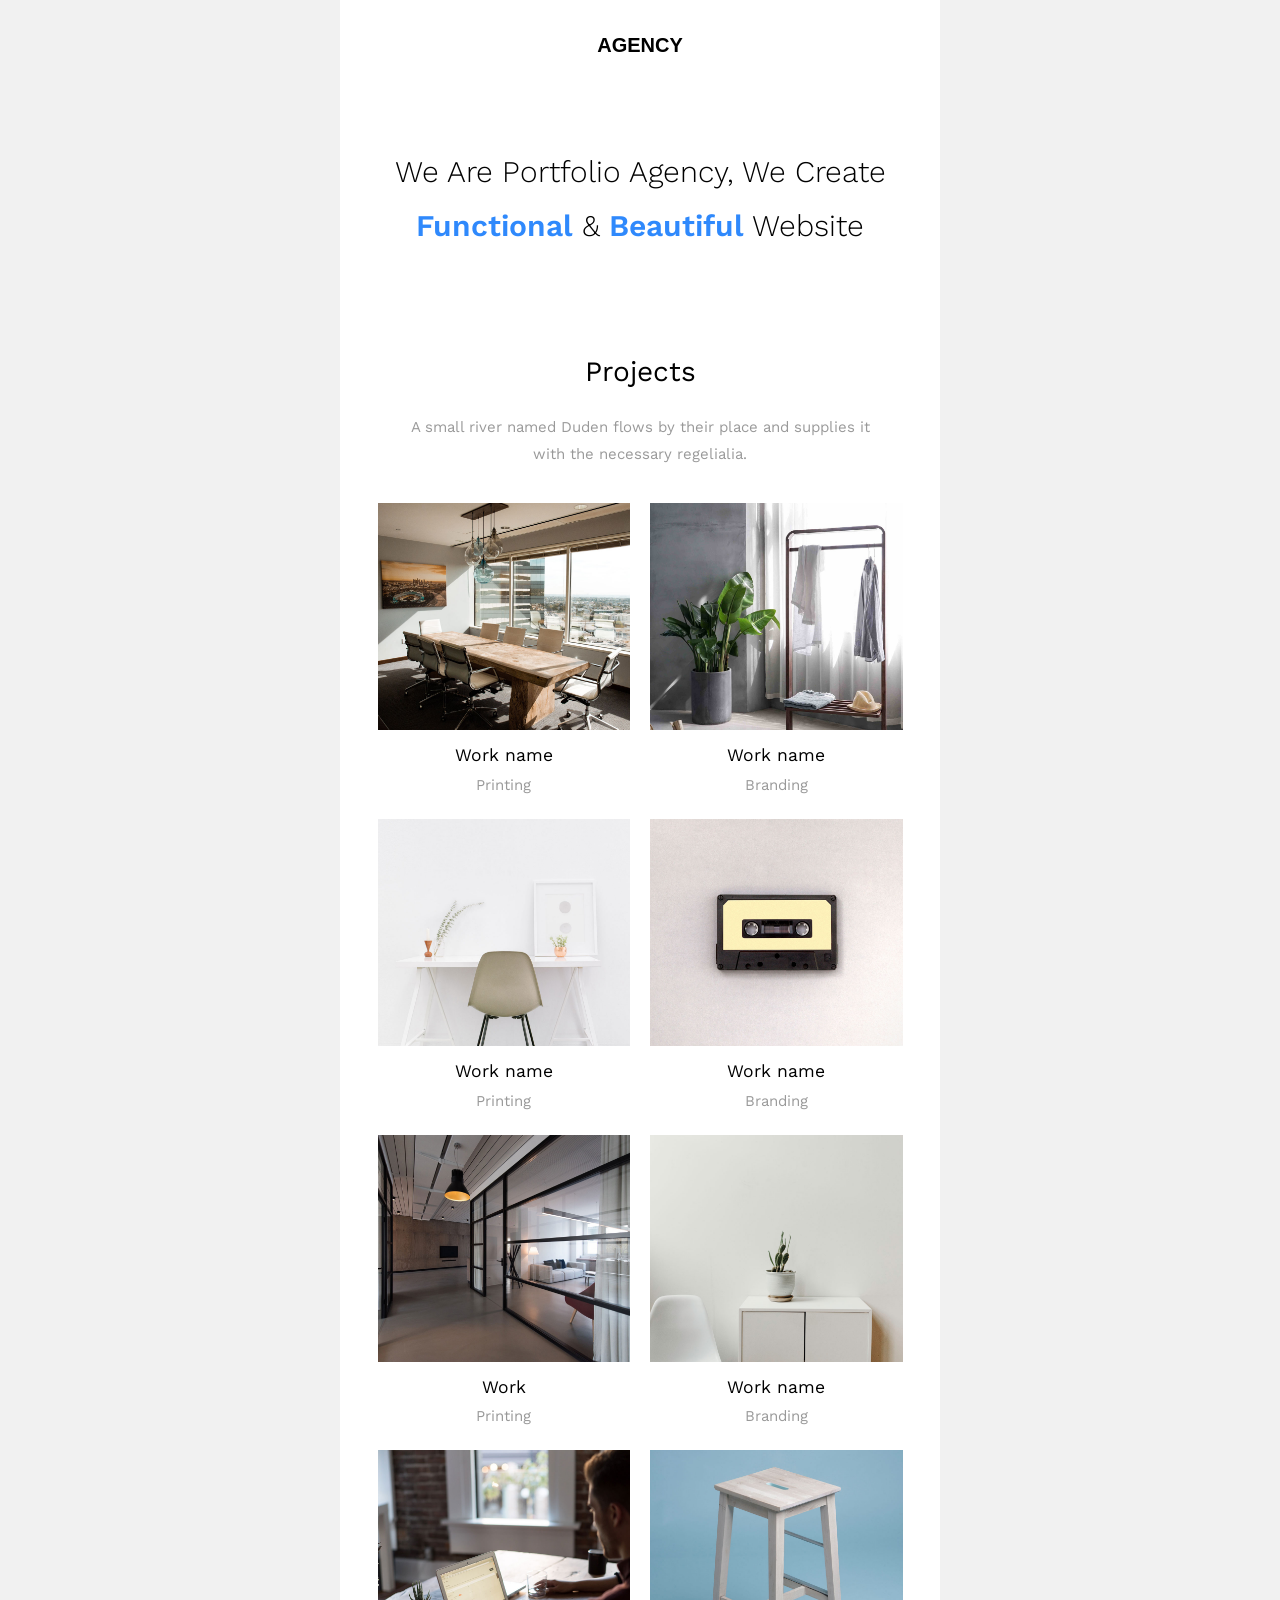
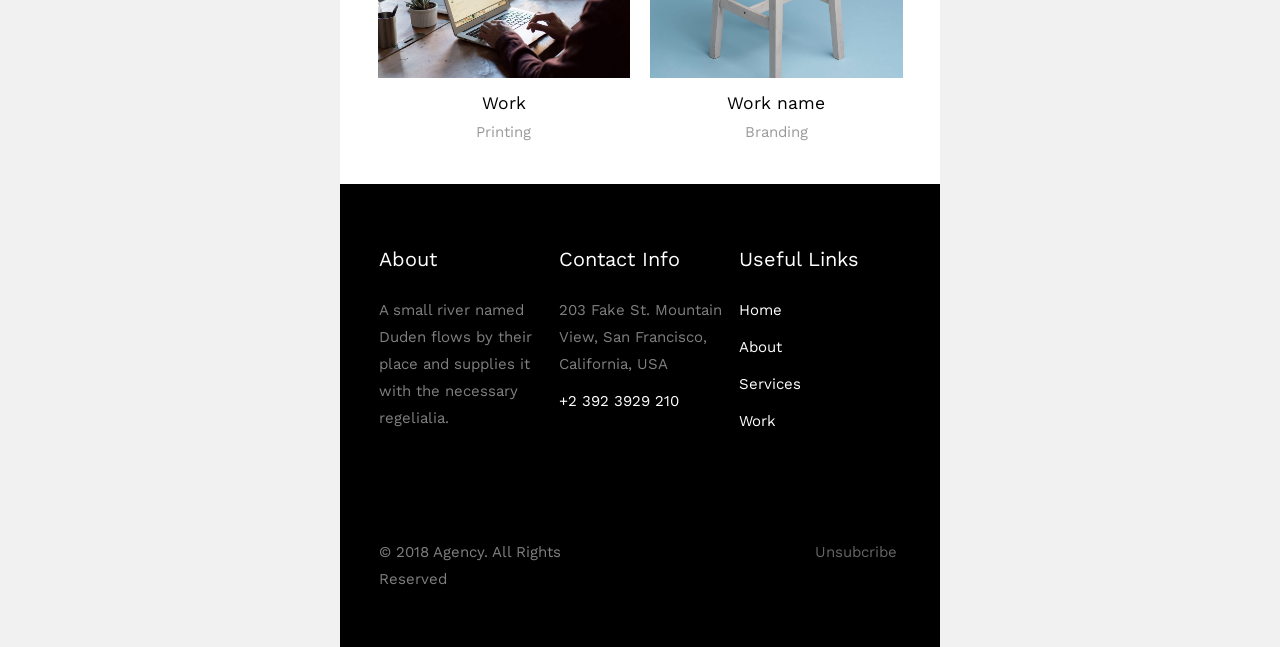
<file: target/classes/META-INF/resources/email/email-templates/3/index.html>
<!DOCTYPE html>
<html lang="en" xmlns="http://www.w3.org/1999/xhtml" xmlns:v="urn:schemas-microsoft-com:vml" xmlns:o="urn:schemas-microsoft-com:office:office">
<head>
    <meta charset="utf-8"> <!-- utf-8 works for most cases -->
    <meta name="viewport" content="width=device-width"> <!-- Forcing initial-scale shouldn't be necessary -->
    <meta http-equiv="X-UA-Compatible" content="IE=edge"> <!-- Use the latest (edge) version of IE rendering engine -->
    <meta name="x-apple-disable-message-reformatting">  <!-- Disable auto-scale in iOS 10 Mail entirely -->
    <title></title> <!-- The title tag shows in email notifications, like Android 4.4. -->

    <link href="https://fonts.googleapis.com/css?family=Work+Sans:200,300,400,500,600,700" rel="stylesheet">

    <!-- CSS Reset : BEGIN -->
    <style>

        html,
body {
    margin: 0 auto !important;
    padding: 0 !important;
    height: 100% !important;
    width: 100% !important;
    background: #f1f1f1;
}

/* What it does: Stops email clients resizing small text. */
* {
    -ms-text-size-adjust: 100%;
    -webkit-text-size-adjust: 100%;
}

/* What it does: Centers email on Android 4.4 */
div[style*="margin: 16px 0"] {
    margin: 0 !important;
}

/* What it does: Stops Outlook from adding extra spacing to tables. */
table,
td {
    mso-table-lspace: 0pt !important;
    mso-table-rspace: 0pt !important;
}

/* What it does: Fixes webkit padding issue. */
table {
    border-spacing: 0 !important;
    border-collapse: collapse !important;
    table-layout: fixed !important;
    margin: 0 auto !important;
}

/* What it does: Uses a better rendering method when resizing images in IE. */
img {
    -ms-interpolation-mode:bicubic;
}

/* What it does: Prevents Windows 10 Mail from underlining links despite inline CSS. Styles for underlined links should be inline. */
a {
    text-decoration: none;
}

/* What it does: A work-around for email clients meddling in triggered links. */
*[x-apple-data-detectors],  /* iOS */
.unstyle-auto-detected-links *,
.aBn {
    border-bottom: 0 !important;
    cursor: default !important;
    color: inherit !important;
    text-decoration: none !important;
    font-size: inherit !important;
    font-family: inherit !important;
    font-weight: inherit !important;
    line-height: inherit !important;
}

/* What it does: Prevents Gmail from displaying a download button on large, non-linked images. */
.a6S {
    display: none !important;
    opacity: 0.01 !important;
}

/* What it does: Prevents Gmail from changing the text color in conversation threads. */
.im {
    color: inherit !important;
}

/* If the above doesn't work, add a .g-img class to any image in question. */
img.g-img + div {
    display: none !important;
}

/* What it does: Removes right gutter in Gmail iOS app: https://github.com/TedGoas/Cerberus/issues/89  */
/* Create one of these media queries for each additional viewport size you'd like to fix */

/* iPhone 4, 4S, 5, 5S, 5C, and 5SE */
@media only screen and (min-device-width: 320px) and (max-device-width: 374px) {
    u ~ div .email-container {
        min-width: 320px !important;
    }
}
/* iPhone 6, 6S, 7, 8, and X */
@media only screen and (min-device-width: 375px) and (max-device-width: 413px) {
    u ~ div .email-container {
        min-width: 375px !important;
    }
}
/* iPhone 6+, 7+, and 8+ */
@media only screen and (min-device-width: 414px) {
    u ~ div .email-container {
        min-width: 414px !important;
    }
}

    </style>

    <!-- CSS Reset : END -->

    <!-- Progressive Enhancements : BEGIN -->
    <style>

	    .primary{
	background: #2f89fc;
}
.bg_white{
	background: #ffffff;
}
.bg_light{
	background: #fafafa;
}
.bg_black{
	background: #000000;
}
.bg_dark{
	background: rgba(0,0,0,.8);
}
.email-section{
	padding:2.5em;
}

/*BUTTON*/
.btn{
	padding: 5px 15px;
	display: inline-block;
}
.btn.btn-primary{
	border-radius: 5px;
	background: #2f89fc;
	color: #ffffff;
}
.btn.btn-white{
	border-radius: 5px;
	background: #ffffff;
	color: #000000;
}
.btn.btn-white-outline{
	border-radius: 5px;
	background: transparent;
	border: 1px solid #fff;
	color: #fff;
}

h1,h2,h3,h4,h5,h6{
	font-family: 'Work Sans', sans-serif;
	color: #000000;
	margin-top: 0;
	font-weight: 400;
}

body{
	font-family: 'Work Sans', sans-serif;
	font-weight: 400;
	font-size: 15px;
	line-height: 1.8;
	color: rgba(0,0,0,.4);
}

a{
	color: #2f89fc;
}

table{
}
/*LOGO*/

.logo h1{
	margin: 0;
}
.logo h1 a{
	color: #000000;
	font-size: 20px;
	font-weight: 700;
	text-transform: uppercase;
	font-family: 'Poppins', sans-serif;
}

.navigation{
	padding: 0;
}
.navigation li{
	list-style: none;
	display: inline-block;;
	margin-left: 5px;
	font-size: 13px;
	font-weight: 500;
}
.navigation li a{
	color: rgba(0,0,0,.4);
}

/*HERO*/
.hero{
	position: relative;
	z-index: 0;
}

.hero .text{
	color: rgba(0,0,0,.3);
}
.hero .text h2{
	color: #000;
	font-size: 30px;
	margin-bottom: 0;
	font-weight: 300;
}
.hero .text h2 span{
	font-weight: 600;
	color: #2f89fc;
}


/*HEADING SECTION*/
.heading-section{
}
.heading-section h2{
	color: #000000;
	font-size: 28px;
	margin-top: 0;
	line-height: 1.4;
	font-weight: 400;
}
.heading-section .subheading{
	margin-bottom: 20px !important;
	display: inline-block;
	font-size: 13px;
	text-transform: uppercase;
	letter-spacing: 2px;
	color: rgba(0,0,0,.4);
	position: relative;
}
.heading-section .subheading::after{
	position: absolute;
	left: 0;
	right: 0;
	bottom: -10px;
	content: '';
	width: 100%;
	height: 2px;
	background: #2f89fc;
	margin: 0 auto;
}

.heading-section-white{
	color: rgba(255,255,255,.8);
}
.heading-section-white h2{
	font-family: 
	line-height: 1;
	padding-bottom: 0;
}
.heading-section-white h2{
	color: #ffffff;
}
.heading-section-white .subheading{
	margin-bottom: 0;
	display: inline-block;
	font-size: 13px;
	text-transform: uppercase;
	letter-spacing: 2px;
	color: rgba(255,255,255,.4);
}

/*PROJECT*/
.text-project{
	padding-top: 10px;
}
.text-project h3{
	margin-bottom: 0;
}
.text-project h3 a{
	color: #000;
}

/*FOOTER*/

.footer{
	color: rgba(255,255,255,.5);

}
.footer .heading{
	color: #ffffff;
	font-size: 20px;
}
.footer ul{
	margin: 0;
	padding: 0;
}
.footer ul li{
	list-style: none;
	margin-bottom: 10px;
}
.footer ul li a{
	color: rgba(255,255,255,1);
}


@media screen and (max-width: 500px) {


}


    </style>


</head>

<body width="100%" style="margin: 0; padding: 0 !important; mso-line-height-rule: exactly; background-color: #222222;">
	<center style="width: 100%; background-color: #f1f1f1;">
    <div style="display: none; font-size: 1px;max-height: 0px; max-width: 0px; opacity: 0; overflow: hidden; mso-hide: all; font-family: sans-serif;">
      &zwnj;&nbsp;&zwnj;&nbsp;&zwnj;&nbsp;&zwnj;&nbsp;&zwnj;&nbsp;&zwnj;&nbsp;&zwnj;&nbsp;&zwnj;&nbsp;&zwnj;&nbsp;&zwnj;&nbsp;&zwnj;&nbsp;&zwnj;&nbsp;&zwnj;&nbsp;&zwnj;&nbsp;&zwnj;&nbsp;&zwnj;&nbsp;&zwnj;&nbsp;&zwnj;&nbsp;
    </div>
    <div style="max-width: 600px; margin: 0 auto;" class="email-container">
    	<!-- BEGIN BODY -->
      <table align="center" role="presentation" cellspacing="0" cellpadding="0" border="0" width="100%" style="margin: auto;">
      	<tr>
          <td valign="top" class="bg_white" style="padding: 1em 2.5em;">
          	<table role="presentation" border="0" cellpadding="0" cellspacing="0" width="100%">
          		<tr>
          			<td class="logo" style="text-align: center;">
			            <h1><a href="#">Agency</a></h1>
			          </td>
          		</tr>
          	</table>
          </td>
	      </tr><!-- end tr -->
				<tr>
          <td valign="middle" class="hero hero-2 bg_white" style="padding: 4em 0;">
            <table>
            	<tr>
            		<td>
            			<div class="text" style="padding: 0 3em; text-align: center;">
            				<h2>We Are Portfolio Agency, We Create <span>Functional</span> &amp; <span>Beautiful</span> Website</h2>
            			</div>
            		</td>
            	</tr>
            </table>
          </td>
	      </tr><!-- end tr -->
	      <tr>
		      <td class="bg_white">
		        <table role="presentation" cellspacing="0" cellpadding="0" border="0" width="100%">
		          <tr>
		            <td class="bg_white email-section">
		            	<div class="heading-section" style="text-align: center; padding: 0 30px;">
		              	<h2>Projects</h2>
		              	<p>A small river named Duden flows by their place and supplies it with the necessary regelialia.</p>
		            	</div>
		            	<table role="presentation" border="0" cellpadding="0" cellspacing="0" width="100%">
		            		<tr>
                      <td valign="top" width="50%">
                        <table role="presentation" cellspacing="0" cellpadding="0" border="0" width="100%">
                          <tr>
                            <td style="padding-top: 20px; padding-right: 10px;">
                              <a href="#"><img src="images/work-1.jpg" alt="" style="width: 100%; max-width: 600px; height: auto; margin: auto; display: block;"></a>
                              <div class="text-project" style="text-align: center;">
                              	<h3><a href="#">Work name</a></h3>
                              	<span>Printing</span>
                              </div>
                            </td>
                          </tr>
                          <tr>
                            <td style="padding-top: 20px; padding-right: 10px;">
                              <a href="#"><img src="images/work-2.jpg" alt="" style="width: 100%; max-width: 600px; height: auto; margin: auto; display: block;"></a>
                              <div class="text-project" style="text-align: center;">
                              	<h3><a href="#">Work name</a></h3>
                              	<span>Printing</span>
                              </div>
                            </td>
                          </tr>
                          <tr>
                            <td style="padding-top: 20px; padding-right: 10px;">
                              <a href="#"><img src="images/work-3.jpg" alt="" style="width: 100%; max-width: 600px; height: auto; margin: auto; display: block;"></a>
                              <div class="text-project" style="text-align: center;">
                              	<h3><a href="#">Work</a></h3>
                              	<span>Printing</span>
                              </div>
                            </td>
                          </tr>
                          <tr>
                            <td style="padding-top: 20px; padding-right: 10px;">
                              <a href="#"><img src="images/work-4.jpg" alt="" style="width: 100%; max-width: 600px; height: auto; margin: auto; display: block;"></a>
                              <div class="text-project" style="text-align: center;">
                              	<h3><a href="#">Work</a></h3>
                              	<span>Printing</span>
                              </div>
                            </td>
                          </tr>
                        </table>
                      </td>



                      <td valign="top" width="50%">
                        <table role="presentation" cellspacing="0" cellpadding="0" border="0" width="100%">
                          <tr>
                            <td style="padding-top: 20px; padding-left: 10px;">
                              <a href="#"><img src="images/work-5.jpg" alt="" style="width: 100%; max-width: 600px; height: auto; margin: auto; display: block;"></a>
                              <div class="text-project" style="text-align: center;">
                              	<h3><a href="#">Work name</a></h3>
                              	<span>Branding</span>
                              </div>
                            </td>
                          </tr>
                          <tr>
                            <td style="padding-top: 20px; padding-left: 10px;">
                              <a href="#"><img src="images/work-6.jpg" alt="" style="width: 100%; max-width: 600px; height: auto; margin: auto; display: block;"></a>
                              <div class="text-project" style="text-align: center;">
                              	<h3><a href="#">Work name</a></h3>
                              	<span>Branding</span>
                              </div>
                            </td>
                          </tr>
                          <tr>
                            <td style="padding-top: 20px; padding-left: 10px;">
                              <a href="#"><img src="images/work-7.jpg" alt="" style="width: 100%; max-width: 600px; height: auto; margin: auto; display: block;"></a>
                              <div class="text-project" style="text-align: center;">
                              	<h3><a href="#">Work name</a></h3>
                              	<span>Branding</span>
                              </div>
                            </td>
                          </tr>
                          <tr>
                            <td style="padding-top: 20px; padding-left: 10px;">
                              <a href="#"><img src="images/work-8.jpg" alt="" style="width: 100%; max-width: 600px; height: auto; margin: auto; display: block;"></a>
                              <div class="text-project" style="text-align: center;">
                              	<h3><a href="#">Work name</a></h3>
                              	<span>Branding</span>
                              </div>
                            </td>
                          </tr>
                        </table>
                      </td>
                    </tr>
		            	</table>
		            </td>
		          </tr><!-- end: tr -->

		        </table>

		      </td>
		    </tr><!-- end:tr -->
      <!-- 1 Column Text + Button : END -->
      </table>
      <table align="center" role="presentation" cellspacing="0" cellpadding="0" border="0" width="100%" style="margin: auto;">
      	<tr>
          <td valign="middle" class="bg_black footer email-section">
            <table>
            	<tr>
                <td valign="top" width="33.333%" style="padding-top: 20px;">
                  <table role="presentation" cellspacing="0" cellpadding="0" border="0" width="100%">
                    <tr>
                      <td style="text-align: left; padding-right: 10px;">
                      	<h3 class="heading">About</h3>
                      	<p>A small river named Duden flows by their place and supplies it with the necessary regelialia.</p>
                      </td>
                    </tr>
                  </table>
                </td>
                <td valign="top" width="33.333%" style="padding-top: 20px;">
                  <table role="presentation" cellspacing="0" cellpadding="0" border="0" width="100%">
                    <tr>
                      <td style="text-align: left; padding-left: 5px; padding-right: 5px;">
                      	<h3 class="heading">Contact Info</h3>
                      	<ul>
					                <li><span class="text">203 Fake St. Mountain View, San Francisco, California, USA</span></li>
					                <li><span class="text"><a href="tel:+2 392 3929 210">+2 392 3929 210</span></a></li>
					              </ul>
                      </td>
                    </tr>
                  </table>
                </td>
                <td valign="top" width="33.333%" style="padding-top: 20px;">
                  <table role="presentation" cellspacing="0" cellpadding="0" border="0" width="100%">
                    <tr>
                      <td style="text-align: left; padding-left: 10px;">
                      	<h3 class="heading">Useful Links</h3>
                      	<ul>
					                <li><a href="#">Home</a></li>
					                <li><a href="#">About</a></li>
					                <li><a href="#">Services</a></li>
					                <li><a href="#">Work</a></li>
					              </ul>
                      </td>
                    </tr>
                  </table>
                </td>
              </tr>
            </table>
          </td>
        </tr><!-- end: tr -->
        <tr>
        	<td valign="middle" class="bg_black footer email-section">
        		<table>
            	<tr>
                <td valign="top" width="33.333%">
                  <table role="presentation" cellspacing="0" cellpadding="0" border="0" width="100%">
                    <tr>
                      <td style="text-align: left; padding-right: 10px;">
                      	<p>&copy; 2018 Agency. All Rights Reserved</p>
                      </td>
                    </tr>
                  </table>
                </td>
                <td valign="top" width="33.333%">
                  <table role="presentation" cellspacing="0" cellpadding="0" border="0" width="100%">
                    <tr>
                      <td style="text-align: right; padding-left: 5px; padding-right: 5px;">
                      	<p><a href="#" style="color: rgba(255,255,255,.4);">Unsubcribe</a></p>
                      </td>
                    </tr>
                  </table>
                </td>
              </tr>
            </table>
        	</td>
        </tr>
      </table>

    </div>
  </center>
</body>
</html>
</file>
